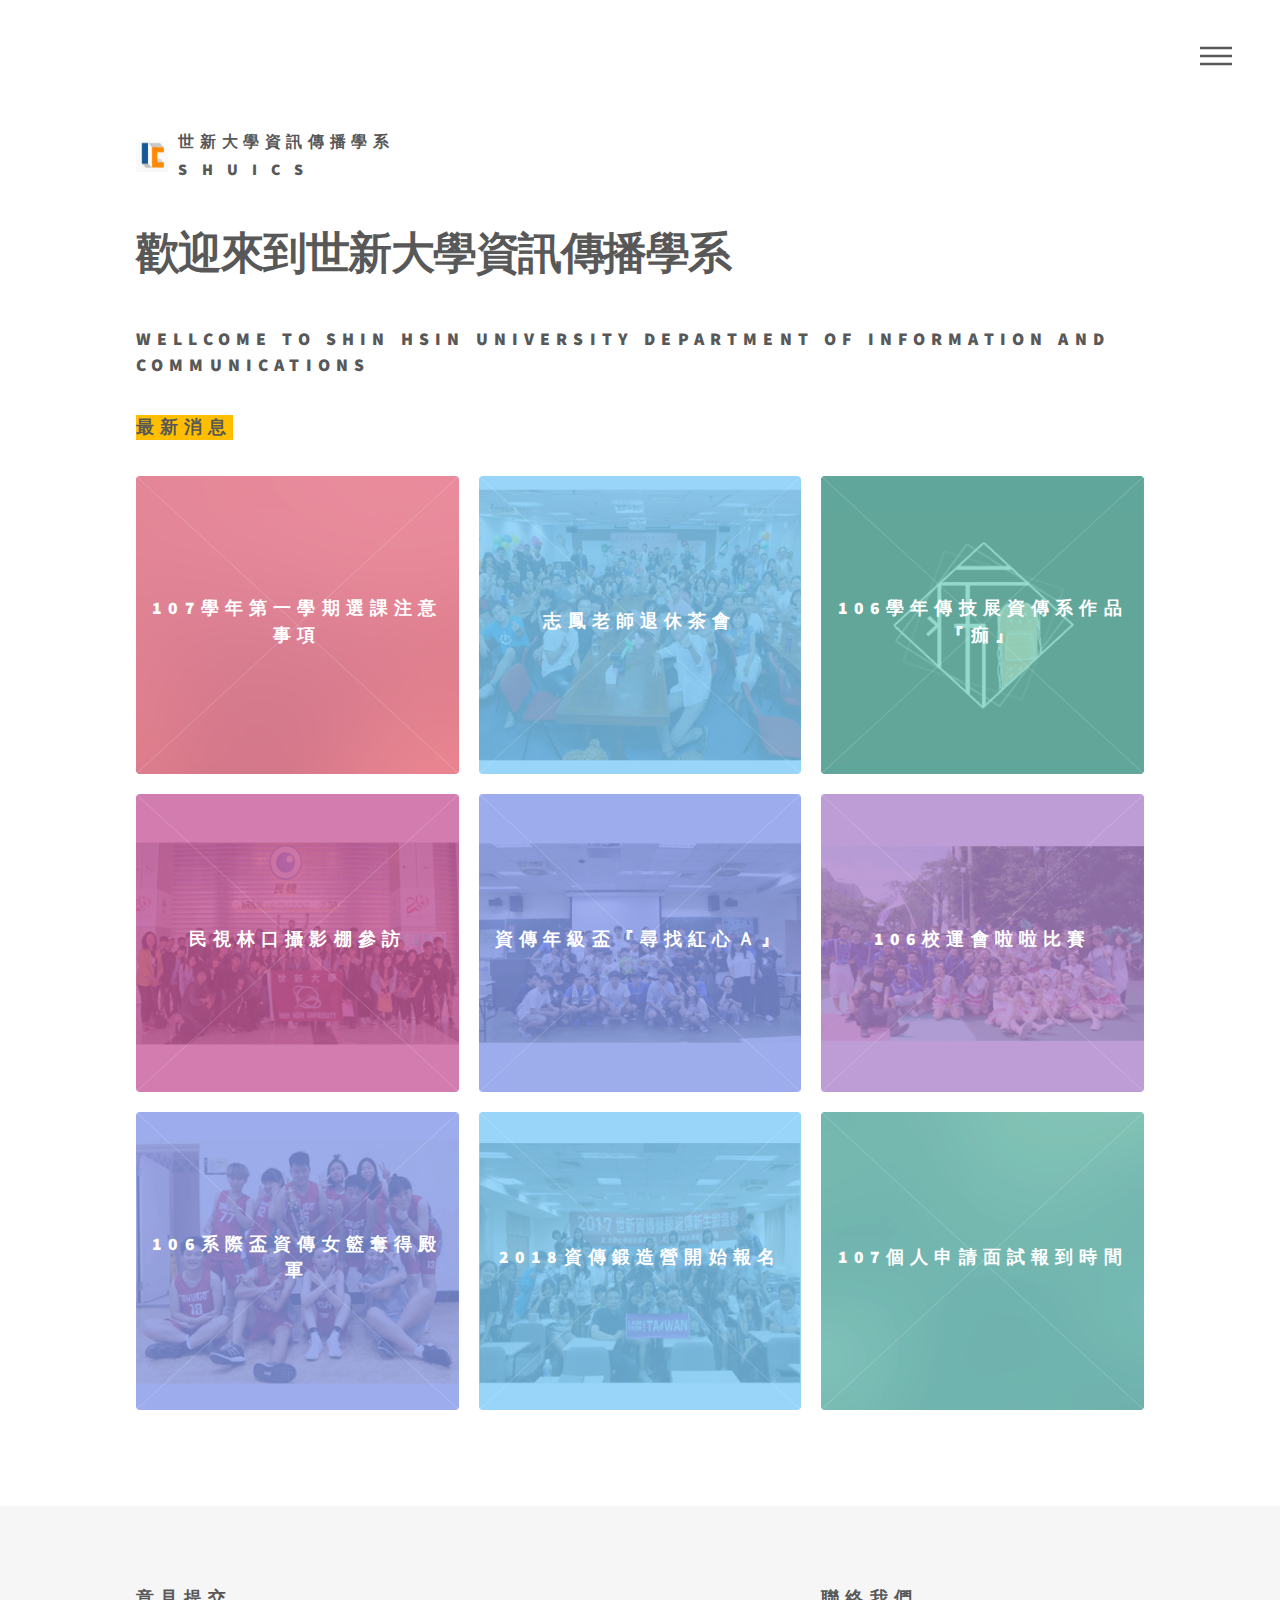
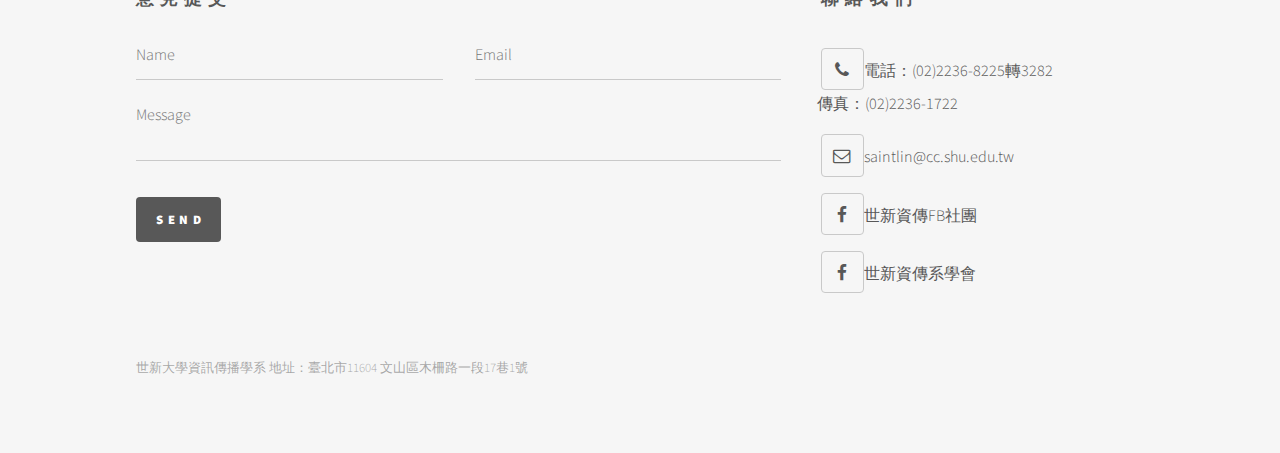
<file: index.html>
<!DOCTYPE HTML>
<!--
	Phantom by HTML5 UP
	html5up.net | @ajlkn
	Free for personal and commercial use under the CCA 3.0 license (html5up.net/license)
-->
<html>
	<head>
		<title>世新大學資訊傳播學系</title>
		<meta charset="utf-8" />
		<meta name="viewport" content="width=device-width, initial-scale=1" />
		<!--[if lte IE 8]><script src="assets/js/ie/html5shiv.js"></script><![endif]-->
		<link rel="stylesheet" href="assets/css/main.css" />
		<!--[if lte IE 9]><link rel="stylesheet" href="assets/css/ie9.css" /><![endif]-->
		<!--[if lte IE 8]><link rel="stylesheet" href="assets/css/ie8.css" /><![endif]-->
	</head>
	<body>
		<!-- Wrapper -->
			<div id="wrapper">

				<!-- Header -->
					<header id="header">
						<div class="inner">

							<!-- Logo -->
								<a href="index.html" class="logo">
									<span class="symbol"><img src="images/logo.png" alt="" /></span><span class="title">世新大學資訊傳播學系<br>s&nbsp;h&nbsp;u&nbsp;i&nbsp;c&nbsp;s</span>
								</a>

							<!-- Nav -->
								<nav>
									<ul>
										<li><a href="#menu">Menu</a></li>
									</ul>
								</nav>

						</div>
					</header>

				<!-- Menu -->
					<nav id="menu">
						<h2>Menu</h2>
						<ul>
							<li><a href="index.html">首頁</a></li>
							<li><a href="generic.html">公告</a></li>
							<li><a href="generic2.html">關於資傳</a></li>
							<li><a href="generic3.html">在學生專區</a></li>
							<li><a href="generic00.html">新生幫手</a></li>
						</ul>
					</nav>

				<!-- Main -->
					<div id="main">
						<div class="inner">
							<header>
								<h1>歡迎來到世新大學資訊傳播學系</h1>
								<h2>Wellcome to Shin Hsin University Department of Information and Communications</h2>
								<h2  ><span style="background-color:#ffbf00">最新消息</span></h2>
							</header>
							<section class="tiles">
								<article class="style1">
									<span class="image">
										<img src="images/pic01.jpg" alt="" />
									</span>
									<a href="generic4.html">
										<h2>107學年第一學期選課注意事項</h2>
										<div class="content">
											<p>資傳系課表異動 選課重要時程 </p>
										</div>
									</a>
								</article>
								<article class="style2">
									<span class="image">
										<img src="images/ci.jpg" alt="" />
									</span>
									<a href="generic5.html">
										<h2>志鳳老師退休茶會</h2>
										<div class="content">
										</div>
									</a>
								</article>
								<article class="style3">
									<span class="image">
										<img src="images/ja.jpg" alt="" />
									</span>
									<a href="generic6.html">
										<h2>106學年傳技展資傳系作品『痂』</h2>
										<div class="content">
											<p>世新傳院大一下重要的活動傳技展，大家來看看這屆資傳大一的作品吧</p>
										</div>
									</a>
								</article>
								<article class="style4">
									<span class="image">
										<img src="images/eye.jpg" alt="" />
									</span>
									<a href="generic7.html">
										<h2>民視林口攝影棚參訪</h2>
										<div class="content">
											<p>大一資訊傳播學概論課程校外參訪</p>
										</div>
									</a>
								</article>
								<article class="style6">
									<span class="image">
										<img src="images/nan.jpg" alt="" />
									</span>
									<a href="generic8.html">
										<h2>資傳年級盃『尋找紅心Ａ』</h2>
										<div class="content">
											<p>一年一度的資傳年級盃的精彩花絮</p>
										</div>
									</a>
								</article>
								<article class="style5">
									<span class="image">
										<img src="images/lala.jpg" alt="" />
									</span>
									<a href="generic9.html">
										<h2>106校運會啦啦比賽</h2>
										<div class="content">
											<p>資傳系神奇農場獲得優等佳績</p>
										</div>
									</a>
								</article>
								<article class="style6">
									<span class="image">
										<img src="images/ball.jpg" alt="" />
									</span>
									<a href="generic10.html">
										<h2>106系際盃資傳女籃奪得殿軍</h2>
										<div class="content">
											<p></p>
										</div>
									</a>
								</article>
								<article class="style2">
									<span class="image">
										<img src="images/in.jpg" alt="" />
									</span>
									<a href="http://ic.shu.edu.tw/13803/2018%E4%B8%96%E6%96%B0%E8%B3%87%E5%82%B3%E9%8D%9B%E9%80%A0%E7%87%9F-%E6%AD%A1%E8%BF%8E%E5%A0%B1%E5%90%8D%E5%8F%83%E5%8A%A0">
										<h2>2018資傳鍛造營開始報名</h2>
										<div class="content">
											<p>對於資傳系有所好奇的高中生，或是將成為資傳一份子的你，像要擁有一個不同的暑假就快來報名吧！</p>
										</div>
									</a>
								</article>
								<article class="style3">
									<span class="image">
										<img src="images/pic08.jpg" alt="" />
									</span>
										<a href="generic12.html">
									<h2>107個人申請面試報到時間</h2>
										<div class="content">
										</div>
									</a>
								</article>
							</section>
						</div>
					</div>

				<!-- Footer -->
					<footer id="footer">
						<div class="inner">
							<section>
								<h2>意見提交</h2>
								<form method="post" action="#">
									<div class="field half first">
										<input type="text" name="name" id="name" placeholder="Name" />
									</div>
									<div class="field half">
										<input type="email" name="email" id="email" placeholder="Email" />
									</div>
									<div class="field">
										<textarea name="message" id="message" placeholder="Message"></textarea>
									</div>
									<ul class="actions">
										<li><input type="submit" value="Send" class="special" /></li>
									</ul>
								</form>
							</section>
							<section>
								<h2>聯絡我們</h2>
								<ul class="icons">									
									<li><a href="tel:(02)2236-8225,,3282" class="icon style2 fa-phone"><span class="label">Phone</span></a></li>電話：(02)2236-8225轉3282<br>&nbsp; &nbsp; 傳真：(02)2236-1722
									<br><li><a href="mailto:saintlin@cc.shu.edu.tw;" class="icon style2 fa-envelope-o"><span class="label">Email</span></a></li>saintlin@cc.shu.edu.tw
									<br><li><a href="https://www.facebook.com/groups/53618211696/about/" class="icon style2 fa-facebook"><span class="label"></span></a></li>世新資傳FB社團
									<br><li><a href="https://www.facebook.com/icssc/" class="icon style2 fa-facebook"><span class="label"></span></a></li>世新資傳系學會
								</ul>
							</section>
							<ul class="copyright">
								<li>世新大學資訊傳播學系 地址：臺北市11604 文山區木柵路一段17巷1號</li>
							</ul>
						</div>
					</footer>

			</div>

		<!-- Scripts -->
			<script src="assets/js/jquery.min.js"></script>
			<script src="assets/js/skel.min.js"></script>
			<script src="assets/js/util.js"></script>
			<!--[if lte IE 8]><script src="assets/js/ie/respond.min.js"></script><![endif]-->
			<script src="assets/js/main.js"></script>

	</body>
</html>
</file>
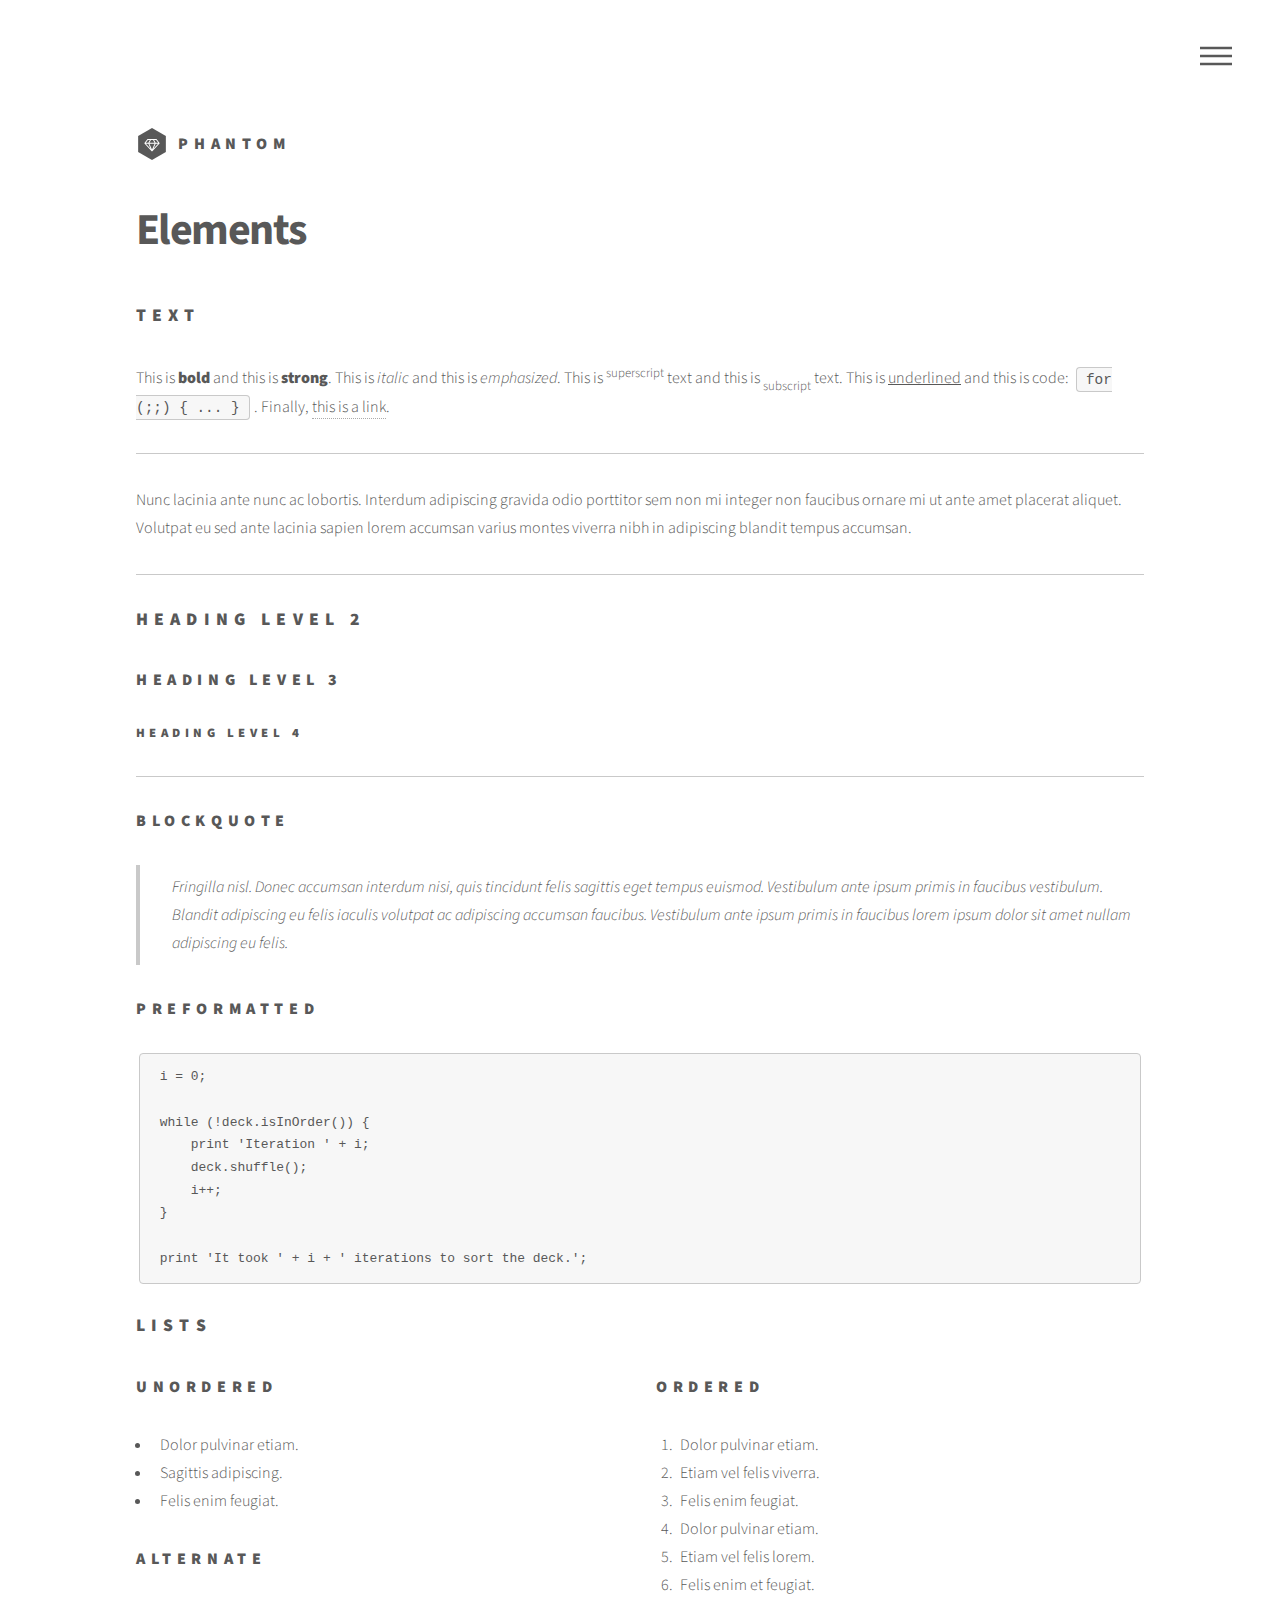
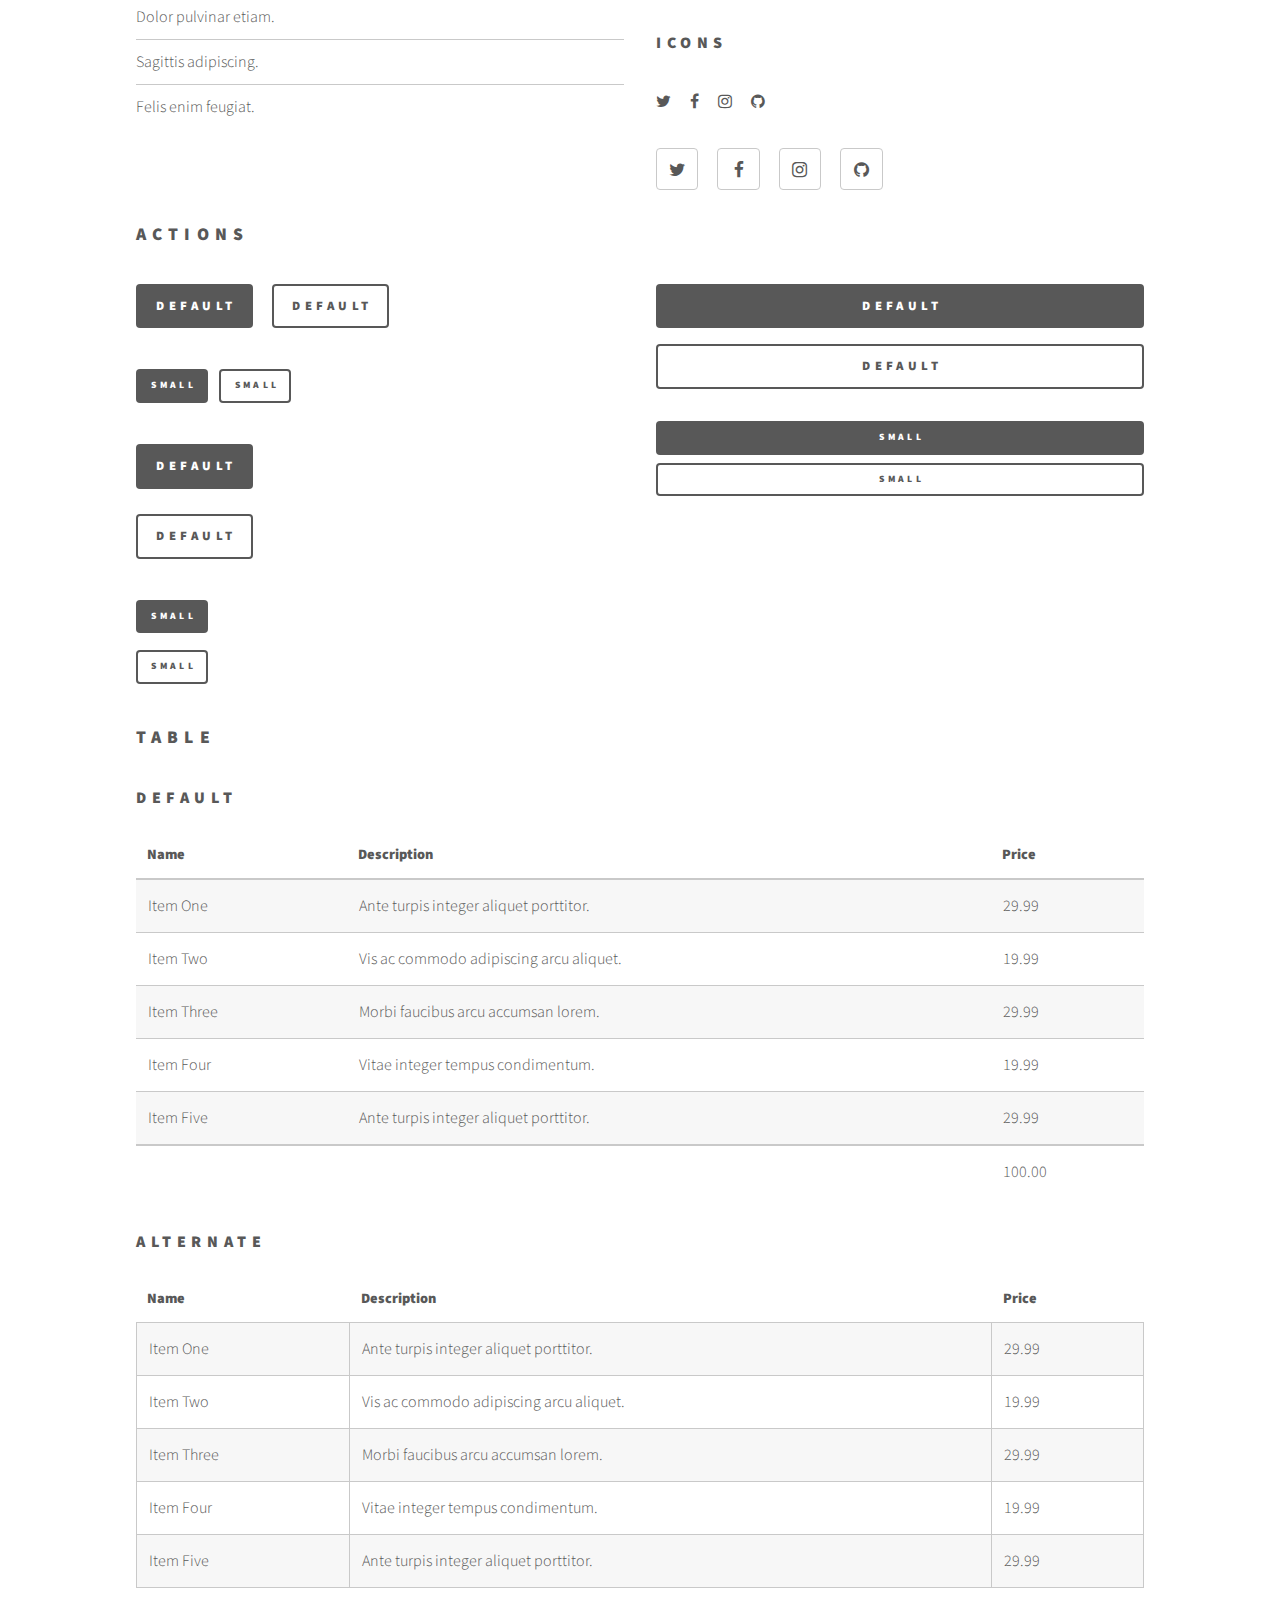
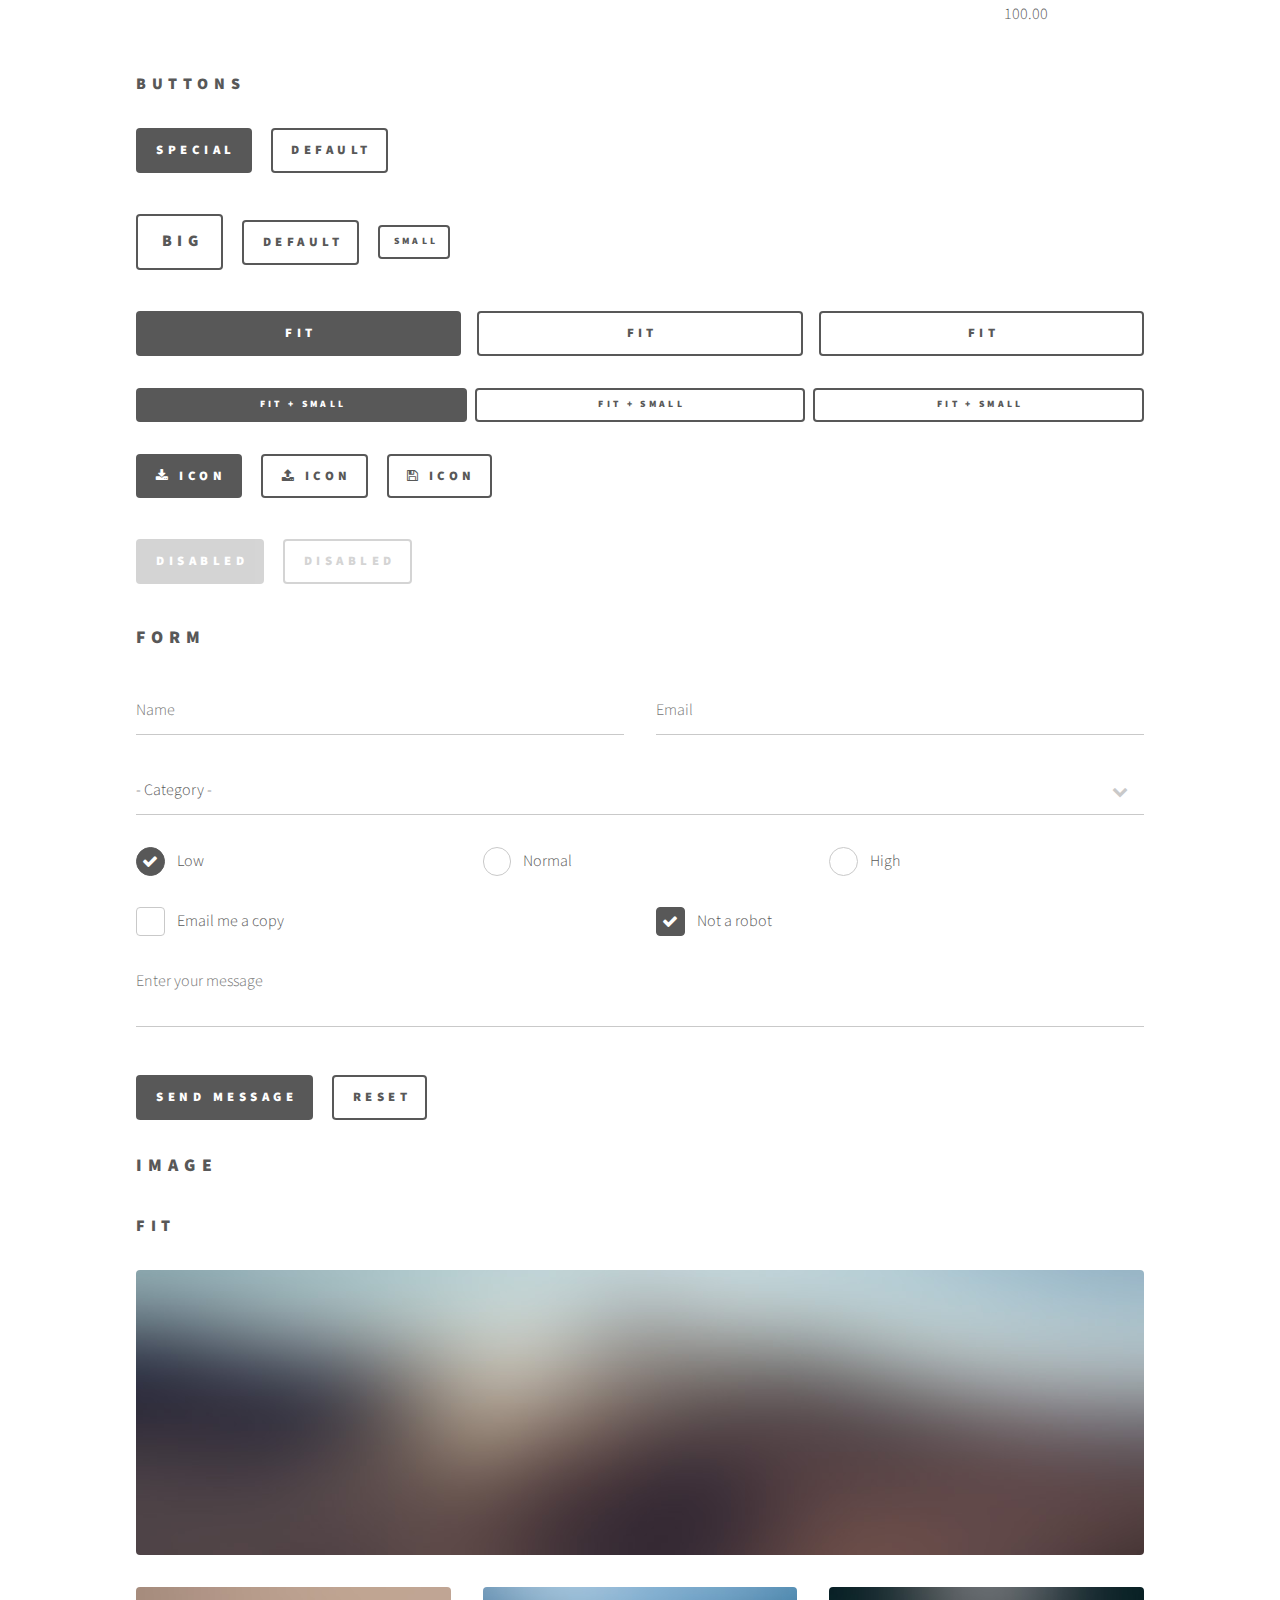
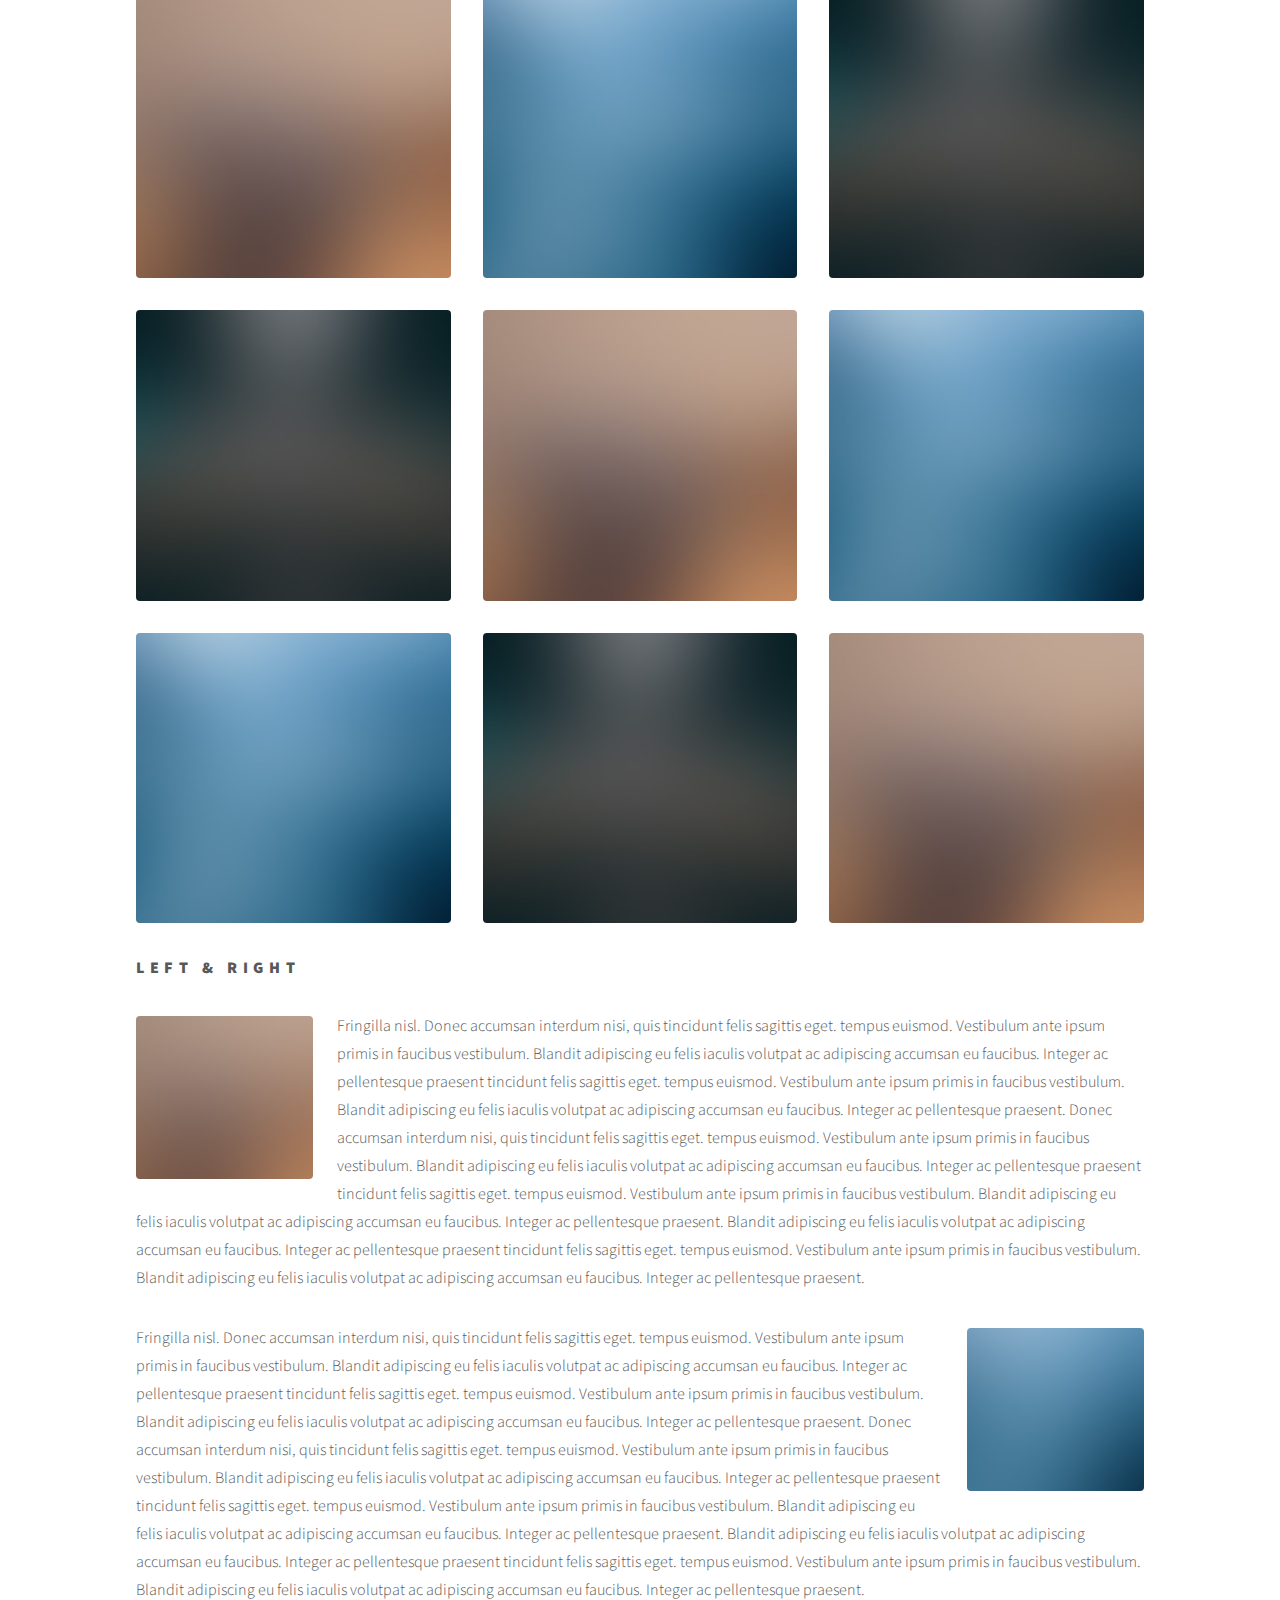
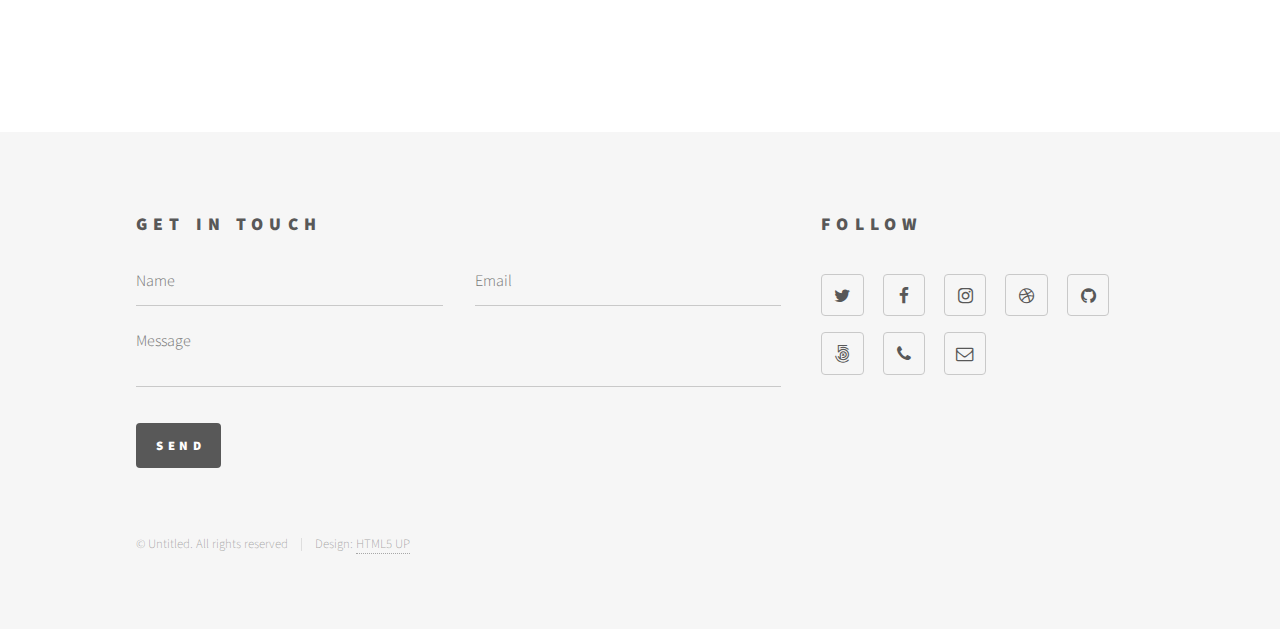
<file: elements.html>
<!DOCTYPE HTML>
<!--
	Phantom by HTML5 UP
	html5up.net | @ajlkn
	Free for personal and commercial use under the CCA 3.0 license (html5up.net/license)
-->
<html>
	<head>
		<title>Elements - Phantom by HTML5 UP</title>
		<meta charset="utf-8" />
		<meta name="viewport" content="width=device-width, initial-scale=1" />
		<!--[if lte IE 8]><script src="assets/js/ie/html5shiv.js"></script><![endif]-->
		<link rel="stylesheet" href="assets/css/main.css" />
		<!--[if lte IE 9]><link rel="stylesheet" href="assets/css/ie9.css" /><![endif]-->
		<!--[if lte IE 8]><link rel="stylesheet" href="assets/css/ie8.css" /><![endif]-->
	</head>
	<body>
		<!-- Wrapper -->
			<div id="wrapper">

				<!-- Header -->
					<header id="header">
						<div class="inner">

							<!-- Logo -->
								<a href="index.html" class="logo">
									<span class="symbol"><img src="images/logo.svg" alt="" /></span><span class="title">Phantom</span>
								</a>

							<!-- Nav -->
								<nav>
									<ul>
										<li><a href="#menu">Menu</a></li>
									</ul>
								</nav>

						</div>
					</header>

				<!-- Menu -->
					<nav id="menu">
						<h2>Menu</h2>
						<ul>
							<li><a href="index.html">Home</a></li>
							<li><a href="generic.html">Ipsum veroeros</a></li>
							<li><a href="generic.html">Tempus etiam</a></li>
							<li><a href="generic.html">Consequat dolor</a></li>
							<li><a href="elements.html">Elements</a></li>
						</ul>
					</nav>

				<!-- Main -->
					<div id="main">
						<div class="inner">
							<h1>Elements</h1>

							<!-- Text -->
								<section>
									<h2>Text</h2>
									<p>This is <b>bold</b> and this is <strong>strong</strong>. This is <i>italic</i> and this is <em>emphasized</em>.
									This is <sup>superscript</sup> text and this is <sub>subscript</sub> text.
									This is <u>underlined</u> and this is code: <code>for (;;) { ... }</code>. Finally, <a href="#">this is a link</a>.</p>
									<hr />
									<p>Nunc lacinia ante nunc ac lobortis. Interdum adipiscing gravida odio porttitor sem non mi integer non faucibus ornare mi ut ante amet placerat aliquet. Volutpat eu sed ante lacinia sapien lorem accumsan varius montes viverra nibh in adipiscing blandit tempus accumsan.</p>
									<hr />
									<h2>Heading Level 2</h2>
									<h3>Heading Level 3</h3>
									<h4>Heading Level 4</h4>
									<hr />
									<h3>Blockquote</h3>
									<blockquote>Fringilla nisl. Donec accumsan interdum nisi, quis tincidunt felis sagittis eget tempus euismod. Vestibulum ante ipsum primis in faucibus vestibulum. Blandit adipiscing eu felis iaculis volutpat ac adipiscing accumsan faucibus. Vestibulum ante ipsum primis in faucibus lorem ipsum dolor sit amet nullam adipiscing eu felis.</blockquote>
									<h3>Preformatted</h3>
									<pre><code>i = 0;

while (!deck.isInOrder()) {
    print 'Iteration ' + i;
    deck.shuffle();
    i++;
}

print 'It took ' + i + ' iterations to sort the deck.';</code></pre>
								</section>

							<!-- Lists -->
								<section>
									<h2>Lists</h2>
									<div class="row">
										<div class="6u 12u$(medium)">
											<h3>Unordered</h3>
											<ul>
												<li>Dolor pulvinar etiam.</li>
												<li>Sagittis adipiscing.</li>
												<li>Felis enim feugiat.</li>
											</ul>
											<h3>Alternate</h3>
											<ul class="alt">
												<li>Dolor pulvinar etiam.</li>
												<li>Sagittis adipiscing.</li>
												<li>Felis enim feugiat.</li>
											</ul>
										</div>
										<div class="6u$ 12u$(medium)">
											<h3>Ordered</h3>
											<ol>
												<li>Dolor pulvinar etiam.</li>
												<li>Etiam vel felis viverra.</li>
												<li>Felis enim feugiat.</li>
												<li>Dolor pulvinar etiam.</li>
												<li>Etiam vel felis lorem.</li>
												<li>Felis enim et feugiat.</li>
											</ol>
											<h3>Icons</h3>
											<ul class="icons">
												<li><a href="#" class="icon style1 fa-twitter"><span class="label">Twitter</span></a></li>
												<li><a href="#" class="icon style1 fa-facebook"><span class="label">Facebook</span></a></li>
												<li><a href="#" class="icon style1 fa-instagram"><span class="label">Instagram</span></a></li>
												<li><a href="#" class="icon style1 fa-github"><span class="label">Github</span></a></li>
											</ul>
											<ul class="icons">
												<li><a href="#" class="icon style2 fa-twitter"><span class="label">Twitter</span></a></li>
												<li><a href="#" class="icon style2 fa-facebook"><span class="label">Facebook</span></a></li>
												<li><a href="#" class="icon style2 fa-instagram"><span class="label">Instagram</span></a></li>
												<li><a href="#" class="icon style2 fa-github"><span class="label">Github</span></a></li>
											</ul>
										</div>
									</div>
									<h2>Actions</h2>
									<div class="row">
										<div class="6u 12u$(medium)">
											<ul class="actions">
												<li><a href="#" class="button special">Default</a></li>
												<li><a href="#" class="button">Default</a></li>
											</ul>
											<ul class="actions small">
												<li><a href="#" class="button special small">Small</a></li>
												<li><a href="#" class="button small">Small</a></li>
											</ul>
											<ul class="actions vertical">
												<li><a href="#" class="button special">Default</a></li>
												<li><a href="#" class="button">Default</a></li>
											</ul>
											<ul class="actions vertical small">
												<li><a href="#" class="button special small">Small</a></li>
												<li><a href="#" class="button small">Small</a></li>
											</ul>
										</div>
										<div class="6u 12u$(medium)">
											<ul class="actions vertical">
												<li><a href="#" class="button special fit">Default</a></li>
												<li><a href="#" class="button fit">Default</a></li>
											</ul>
											<ul class="actions vertical small">
												<li><a href="#" class="button special small fit">Small</a></li>
												<li><a href="#" class="button small fit">Small</a></li>
											</ul>
										</div>
									</div>
								</section>

							<!-- Table -->
								<section>
									<h2>Table</h2>
									<h3>Default</h3>
									<div class="table-wrapper">
										<table>
											<thead>
												<tr>
													<th>Name</th>
													<th>Description</th>
													<th>Price</th>
												</tr>
											</thead>
											<tbody>
												<tr>
													<td>Item One</td>
													<td>Ante turpis integer aliquet porttitor.</td>
													<td>29.99</td>
												</tr>
												<tr>
													<td>Item Two</td>
													<td>Vis ac commodo adipiscing arcu aliquet.</td>
													<td>19.99</td>
												</tr>
												<tr>
													<td>Item Three</td>
													<td> Morbi faucibus arcu accumsan lorem.</td>
													<td>29.99</td>
												</tr>
												<tr>
													<td>Item Four</td>
													<td>Vitae integer tempus condimentum.</td>
													<td>19.99</td>
												</tr>
												<tr>
													<td>Item Five</td>
													<td>Ante turpis integer aliquet porttitor.</td>
													<td>29.99</td>
												</tr>
											</tbody>
											<tfoot>
												<tr>
													<td colspan="2"></td>
													<td>100.00</td>
												</tr>
											</tfoot>
										</table>
									</div>

									<h3>Alternate</h3>
									<div class="table-wrapper">
										<table class="alt">
											<thead>
												<tr>
													<th>Name</th>
													<th>Description</th>
													<th>Price</th>
												</tr>
											</thead>
											<tbody>
												<tr>
													<td>Item One</td>
													<td>Ante turpis integer aliquet porttitor.</td>
													<td>29.99</td>
												</tr>
												<tr>
													<td>Item Two</td>
													<td>Vis ac commodo adipiscing arcu aliquet.</td>
													<td>19.99</td>
												</tr>
												<tr>
													<td>Item Three</td>
													<td> Morbi faucibus arcu accumsan lorem.</td>
													<td>29.99</td>
												</tr>
												<tr>
													<td>Item Four</td>
													<td>Vitae integer tempus condimentum.</td>
													<td>19.99</td>
												</tr>
												<tr>
													<td>Item Five</td>
													<td>Ante turpis integer aliquet porttitor.</td>
													<td>29.99</td>
												</tr>
											</tbody>
											<tfoot>
												<tr>
													<td colspan="2"></td>
													<td>100.00</td>
												</tr>
											</tfoot>
										</table>
									</div>
								</section>

							<!-- Buttons -->
								<section>
									<h3>Buttons</h3>
									<ul class="actions">
										<li><a href="#" class="button special">Special</a></li>
										<li><a href="#" class="button">Default</a></li>
									</ul>
									<ul class="actions">
										<li><a href="#" class="button big">Big</a></li>
										<li><a href="#" class="button">Default</a></li>
										<li><a href="#" class="button small">Small</a></li>
									</ul>
									<ul class="actions fit">
										<li><a href="#" class="button special fit">Fit</a></li>
										<li><a href="#" class="button fit">Fit</a></li>
										<li><a href="#" class="button fit">Fit</a></li>
									</ul>
									<ul class="actions fit small">
										<li><a href="#" class="button special fit small">Fit + Small</a></li>
										<li><a href="#" class="button fit small">Fit + Small</a></li>
										<li><a href="#" class="button fit small">Fit + Small</a></li>
									</ul>
									<ul class="actions">
										<li><a href="#" class="button special icon fa-download">Icon</a></li>
										<li><a href="#" class="button icon fa-upload">Icon</a></li>
										<li><a href="#" class="button icon fa-save">Icon</a></li>
									</ul>
									<ul class="actions">
										<li><span class="button special disabled">Disabled</span></li>
										<li><span class="button disabled">Disabled</span></li>
									</ul>
								</section>

							<!-- Form -->
								<section>
									<h2>Form</h2>
									<form method="post" action="#">
										<div class="row uniform">
											<div class="6u 12u$(xsmall)">
												<input type="text" name="demo-name" id="demo-name" value="" placeholder="Name" />
											</div>
											<div class="6u$ 12u$(xsmall)">
												<input type="email" name="demo-email" id="demo-email" value="" placeholder="Email" />
											</div>
											<div class="12u$">
												<div class="select-wrapper">
													<select name="demo-category" id="demo-category">
														<option value="">- Category -</option>
														<option value="1">Manufacturing</option>
														<option value="1">Shipping</option>
														<option value="1">Administration</option>
														<option value="1">Human Resources</option>
													</select>
												</div>
											</div>
											<div class="4u 12u$(small)">
												<input type="radio" id="demo-priority-low" name="demo-priority" checked>
												<label for="demo-priority-low">Low</label>
											</div>
											<div class="4u 12u$(small)">
												<input type="radio" id="demo-priority-normal" name="demo-priority">
												<label for="demo-priority-normal">Normal</label>
											</div>
											<div class="4u$ 12u$(small)">
												<input type="radio" id="demo-priority-high" name="demo-priority">
												<label for="demo-priority-high">High</label>
											</div>
											<div class="6u 12u$(small)">
												<input type="checkbox" id="demo-copy" name="demo-copy">
												<label for="demo-copy">Email me a copy</label>
											</div>
											<div class="6u$ 12u$(small)">
												<input type="checkbox" id="demo-human" name="demo-human" checked>
												<label for="demo-human">Not a robot</label>
											</div>
											<div class="12u$">
												<textarea name="demo-message" id="demo-message" placeholder="Enter your message" rows="6"></textarea>
											</div>
											<div class="12u$">
												<ul class="actions">
													<li><input type="submit" value="Send Message" class="special" /></li>
													<li><input type="reset" value="Reset" /></li>
												</ul>
											</div>
										</div>
									</form>
								</section>

							<!-- Image -->
								<section>
									<h2>Image</h2>
									<h3>Fit</h3>
									<div class="box alt">
										<div class="row uniform">
											<div class="12u$"><span class="image fit"><img src="images/pic13.jpg" alt="" /></span></div>
											<div class="4u"><span class="image fit"><img src="images/pic01.jpg" alt="" /></span></div>
											<div class="4u"><span class="image fit"><img src="images/pic02.jpg" alt="" /></span></div>
											<div class="4u$"><span class="image fit"><img src="images/pic03.jpg" alt="" /></span></div>
											<div class="4u"><span class="image fit"><img src="images/pic03.jpg" alt="" /></span></div>
											<div class="4u"><span class="image fit"><img src="images/pic01.jpg" alt="" /></span></div>
											<div class="4u$"><span class="image fit"><img src="images/pic02.jpg" alt="" /></span></div>
											<div class="4u"><span class="image fit"><img src="images/pic02.jpg" alt="" /></span></div>
											<div class="4u"><span class="image fit"><img src="images/pic03.jpg" alt="" /></span></div>
											<div class="4u$"><span class="image fit"><img src="images/pic01.jpg" alt="" /></span></div>
										</div>
									</div>
									<h3>Left &amp; Right</h3>
									<p><span class="image left"><img src="images/pic14.jpg" alt="" /></span>Fringilla nisl. Donec accumsan interdum nisi, quis tincidunt felis sagittis eget. tempus euismod. Vestibulum ante ipsum primis in faucibus vestibulum. Blandit adipiscing eu felis iaculis volutpat ac adipiscing accumsan eu faucibus. Integer ac pellentesque praesent tincidunt felis sagittis eget. tempus euismod. Vestibulum ante ipsum primis in faucibus vestibulum. Blandit adipiscing eu felis iaculis volutpat ac adipiscing accumsan eu faucibus. Integer ac pellentesque praesent. Donec accumsan interdum nisi, quis tincidunt felis sagittis eget. tempus euismod. Vestibulum ante ipsum primis in faucibus vestibulum. Blandit adipiscing eu felis iaculis volutpat ac adipiscing accumsan eu faucibus. Integer ac pellentesque praesent tincidunt felis sagittis eget. tempus euismod. Vestibulum ante ipsum primis in faucibus vestibulum. Blandit adipiscing eu felis iaculis volutpat ac adipiscing accumsan eu faucibus. Integer ac pellentesque praesent. Blandit adipiscing eu felis iaculis volutpat ac adipiscing accumsan eu faucibus. Integer ac pellentesque praesent tincidunt felis sagittis eget. tempus euismod. Vestibulum ante ipsum primis in faucibus vestibulum. Blandit adipiscing eu felis iaculis volutpat ac adipiscing accumsan eu faucibus. Integer ac pellentesque praesent.</p>
									<p><span class="image right"><img src="images/pic15.jpg" alt="" /></span>Fringilla nisl. Donec accumsan interdum nisi, quis tincidunt felis sagittis eget. tempus euismod. Vestibulum ante ipsum primis in faucibus vestibulum. Blandit adipiscing eu felis iaculis volutpat ac adipiscing accumsan eu faucibus. Integer ac pellentesque praesent tincidunt felis sagittis eget. tempus euismod. Vestibulum ante ipsum primis in faucibus vestibulum. Blandit adipiscing eu felis iaculis volutpat ac adipiscing accumsan eu faucibus. Integer ac pellentesque praesent. Donec accumsan interdum nisi, quis tincidunt felis sagittis eget. tempus euismod. Vestibulum ante ipsum primis in faucibus vestibulum. Blandit adipiscing eu felis iaculis volutpat ac adipiscing accumsan eu faucibus. Integer ac pellentesque praesent tincidunt felis sagittis eget. tempus euismod. Vestibulum ante ipsum primis in faucibus vestibulum. Blandit adipiscing eu felis iaculis volutpat ac adipiscing accumsan eu faucibus. Integer ac pellentesque praesent. Blandit adipiscing eu felis iaculis volutpat ac adipiscing accumsan eu faucibus. Integer ac pellentesque praesent tincidunt felis sagittis eget. tempus euismod. Vestibulum ante ipsum primis in faucibus vestibulum. Blandit adipiscing eu felis iaculis volutpat ac adipiscing accumsan eu faucibus. Integer ac pellentesque praesent.</p>
								</section>

						</div>
					</div>

				<!-- Footer -->
					<footer id="footer">
						<div class="inner">
							<section>
								<h2>Get in touch</h2>
								<form method="post" action="#">
									<div class="field half first">
										<input type="text" name="name" id="name" placeholder="Name" />
									</div>
									<div class="field half">
										<input type="email" name="email" id="email" placeholder="Email" />
									</div>
									<div class="field">
										<textarea name="message" id="message" placeholder="Message"></textarea>
									</div>
									<ul class="actions">
										<li><input type="submit" value="Send" class="special" /></li>
									</ul>
								</form>
							</section>
							<section>
								<h2>Follow</h2>
								<ul class="icons">
									<li><a href="#" class="icon style2 fa-twitter"><span class="label">Twitter</span></a></li>
									<li><a href="#" class="icon style2 fa-facebook"><span class="label">Facebook</span></a></li>
									<li><a href="#" class="icon style2 fa-instagram"><span class="label">Instagram</span></a></li>
									<li><a href="#" class="icon style2 fa-dribbble"><span class="label">Dribbble</span></a></li>
									<li><a href="#" class="icon style2 fa-github"><span class="label">GitHub</span></a></li>
									<li><a href="#" class="icon style2 fa-500px"><span class="label">500px</span></a></li>
									<li><a href="#" class="icon style2 fa-phone"><span class="label">Phone</span></a></li>
									<li><a href="#" class="icon style2 fa-envelope-o"><span class="label">Email</span></a></li>
								</ul>
							</section>
							<ul class="copyright">
								<li>&copy; Untitled. All rights reserved</li><li>Design: <a href="http://html5up.net">HTML5 UP</a></li>
							</ul>
						</div>
					</footer>

			</div>

		<!-- Scripts -->
			<script src="assets/js/jquery.min.js"></script>
			<script src="assets/js/skel.min.js"></script>
			<script src="assets/js/util.js"></script>
			<!--[if lte IE 8]><script src="assets/js/ie/respond.min.js"></script><![endif]-->
			<script src="assets/js/main.js"></script>

	</body>
</html>
</file>
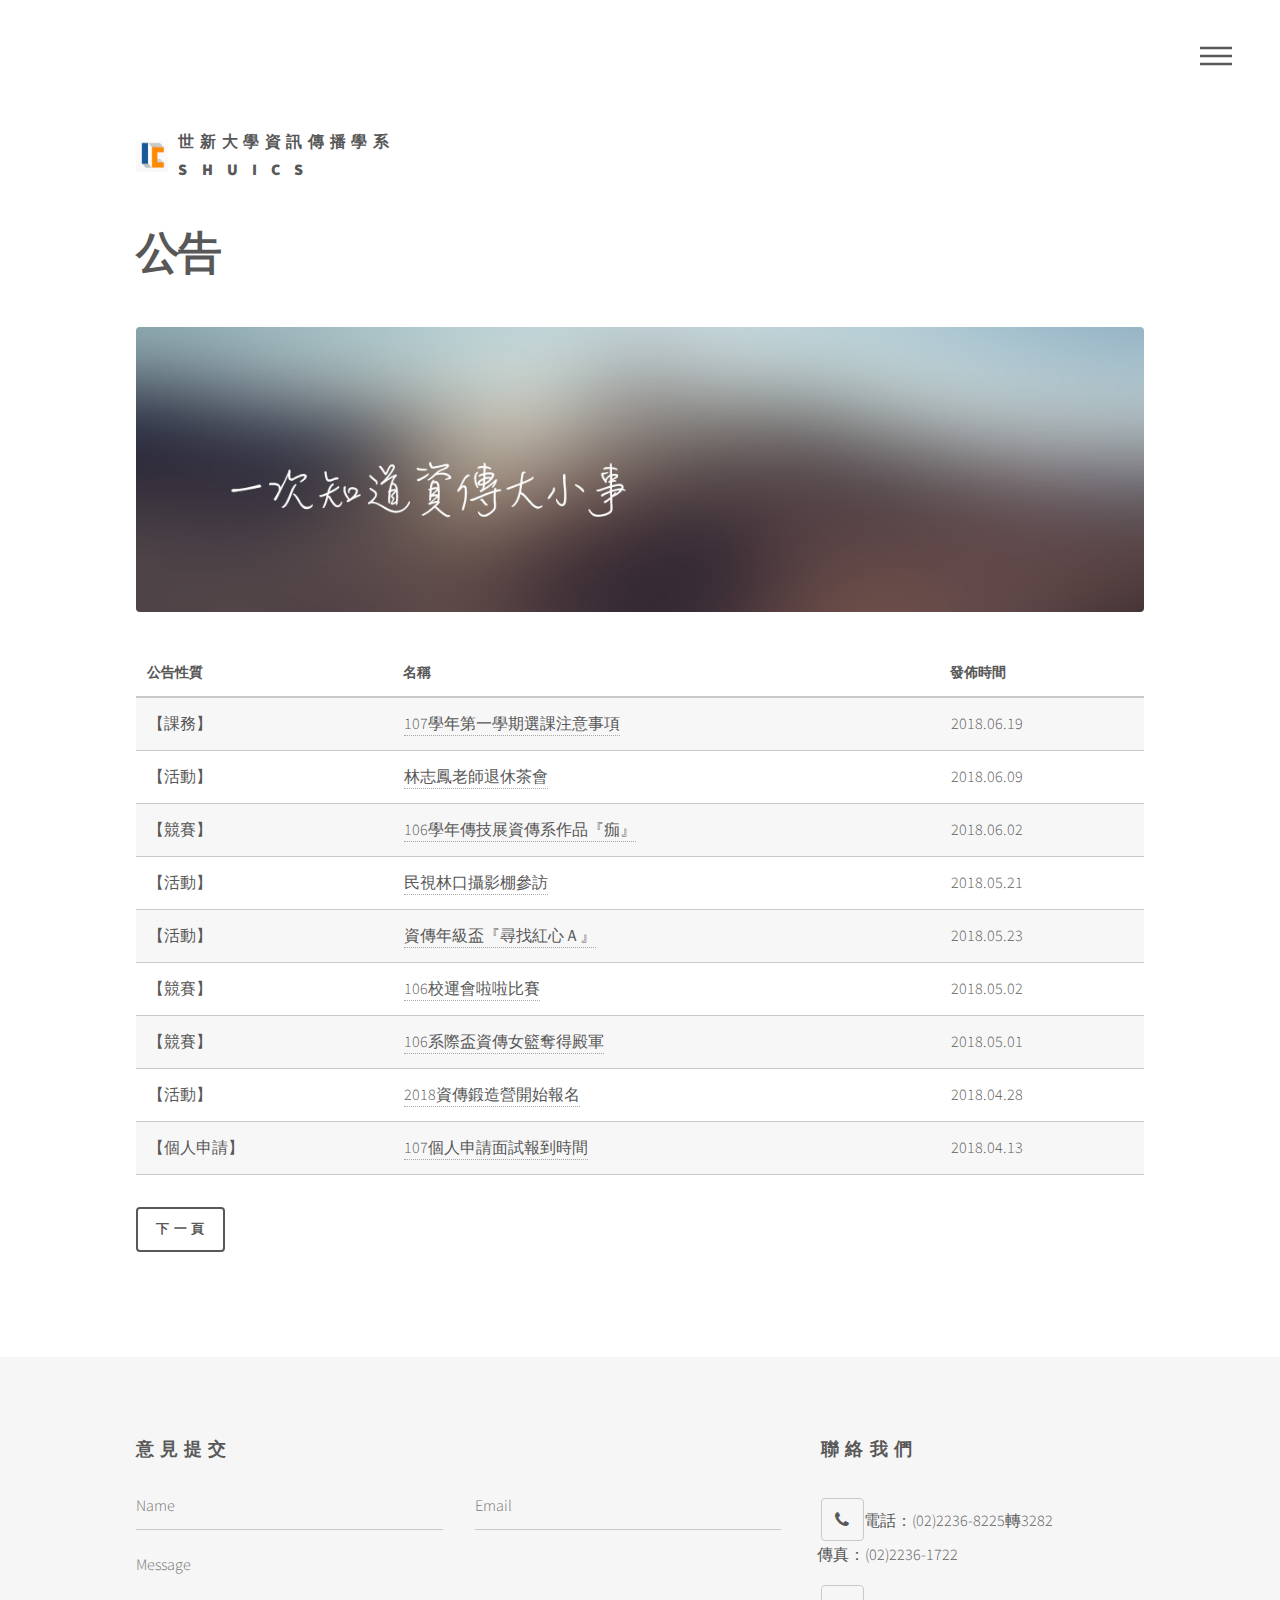
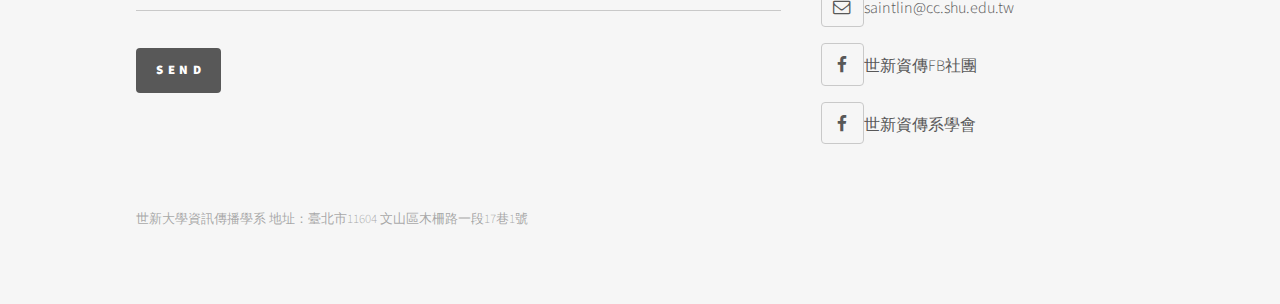
<file: generic.html>
<!DOCTYPE HTML>
<!--
	Phantom by HTML5 UP
	html5up.net | @ajlkn
	Free for personal and commercial use under the CCA 3.0 license (html5up.net/license)
-->
<html>
	<head>
		<title>世新大學資訊傳播學系</title>
		<meta charset="utf-8" />
		<meta name="viewport" content="width=device-width, initial-scale=1" />
		<!--[if lte IE 8]><script src="assets/js/ie/html5shiv.js"></script><![endif]-->
		<link rel="stylesheet" href="assets/css/main.css" />
		<!--[if lte IE 9]><link rel="stylesheet" href="assets/css/ie9.css" /><![endif]-->
		<!--[if lte IE 8]><link rel="stylesheet" href="assets/css/ie8.css" /><![endif]-->
	</head>
	<body>
		<!-- Wrapper -->
			<div id="wrapper">

				<!-- Header -->
					<header id="header">
						<div class="inner">

							<!-- Logo -->
								<a href="index.html" class="logo">
									<span class="symbol"><img src="images/logo.png" alt="" /></span><span class="title">世新大學資訊傳播學系<br>s&nbsp;h&nbsp;u&nbsp;i&nbsp;c&nbsp;s</span>
								</a>

							<!-- Nav -->
								<nav>
									<ul>
										<li><a href="#menu">Menu</a></li>
									</ul>
								</nav>

						</div>
					</header>

				<!-- Menu -->
					<nav id="menu">
						<h2>Menu</h2>
						<ul>
							<li><a href="index.html">首頁</a></li>
							<li><a href="generic.html">公告</a></li>
							<li><a href="generic2.html">關於資傳</a></li>
							<li><a href="generic3.html">在學生專區</a></li>
							<li><a href="generic00.html">新生幫手</a></li>

						</ul>
					</nav>

				<!-- Main -->
					<div id="main">
						<div class="inner">
							<h1>公告</h1>
							<span class="image main"><img src="images/big.jpg" alt="" /></span>
									<div class="table-wrapper">
										<table>
											<thead>
												<tr>
													<th>公告性質</th>
													<th>名稱</th>
													<th>發佈時間</th>
												</tr>
											</thead>
											<tbody>
												<tr>
													<td>【課務】</td>
													<td><a href="generic4.html">107學年第一學期選課注意事項</a></td>
													<td>2018.06.19</td>
												</tr>
												<tr>
													<td>【活動】</td>
													<td><a href="generic5.html">林志鳳老師退休茶會</a></td>
												<td>2018.06.09</td>
												</tr>
												<tr>
													<td>【競賽】</td>
													<td><a href="generic6.html">106學年傳技展資傳系作品『痂』</a></td>									
														<td>2018.06.02</td>
												</tr>
												<tr>
													<td>【活動】</td>
													<td><a href="generic7.html">民視林口攝影棚參訪</a></td>
													<td>2018.05.21</td>
												</tr>
												<tr>
													<td>【活動】</td>
													<td><a href="generic8.html">資傳年級盃『尋找紅心Ａ』</a></td>
													<td>2018.05.23</td>
												</tr>
												<tr>
													<td>【競賽】</td>
													<td><a href="generic9.html">106校運會啦啦比賽</a></td>
													<td>2018.05.02</td>
												</tr>
												<tr>
													<td>【競賽】</td>
													<td><a href="generic10.html">106系際盃資傳女籃奪得殿軍</a></td>
													<td>2018.05.01</td>
												</tr>
												<tr>
													<td>【活動】</td>
													<td><a href="http://ic.shu.edu.tw/13803/2018%E4%B8%96%E6%96%B0%E8%B3%87%E5%82%B3%E9%8D%9B%E9%80%A0%E7%87%9F-%E6%AD%A1%E8%BF%8E%E5%A0%B1%E5%90%8D%E5%8F%83%E5%8A%A0">2018資傳鍛造營開始報名</a></td>
													<td>2018.04.28</td>
												</tr>
												<tr>
													<td>【個人申請】</td>
													<td><a href="generic12.html">107個人申請面試報到時間</a></td>
													<td>2018.04.13</td>
												</tr>
											</tbody>
				
										</table>
										<a href="generic87.html" class="button">下一頁</a>
									</div>
						</div>
					</div>

				<!-- Footer -->
					<footer id="footer">
						<div class="inner">
							<section>
								<h2>意見提交</h2>
								<form method="post" action="#">
									<div class="field half first">
										<input type="text" name="name" id="name" placeholder="Name" />
									</div>
									<div class="field half">
										<input type="email" name="email" id="email" placeholder="Email" />
									</div>
									<div class="field">
										<textarea name="message" id="message" placeholder="Message"></textarea>
									</div>
									<ul class="actions">
										<li><input type="submit" value="Send" class="special" /></li>
									</ul>
								</form>
							</section>
							<section>
								<h2>聯絡我們</h2>
								<ul class="icons">									
									<li><a href="tel:(02)2236-8225,,3282" class="icon style2 fa-phone"><span class="label">Phone</span></a></li>電話：(02)2236-8225轉3282<br>&nbsp; &nbsp; 傳真：(02)2236-1722
									<br><li><a href="mailto:saintlin@cc.shu.edu.tw;" class="icon style2 fa-envelope-o"><span class="label">Email</span></a></li>saintlin@cc.shu.edu.tw
									<br><li><a href="https://www.facebook.com/groups/53618211696/about/" class="icon style2 fa-facebook"><span class="label"></span></a></li>世新資傳FB社團
									<br><li><a href="https://www.facebook.com/icssc/" class="icon style2 fa-facebook"><span class="label"></span></a></li>世新資傳系學會
								</ul>
							</section>
							<ul class="copyright">
				            <li>世新大學資訊傳播學系 地址：臺北市11604 文山區木柵路一段17巷1號</li>
							</ul>
						</div>
					</footer>

			</div>

		<!-- Scripts -->
			<script src="assets/js/jquery.min.js"></script>
			<script src="assets/js/skel.min.js"></script>
			<script src="assets/js/util.js"></script>
			<!--[if lte IE 8]><script src="assets/js/ie/respond.min.js"></script><![endif]-->
			<script src="assets/js/main.js"></script>

	</body>
</html>
</file>
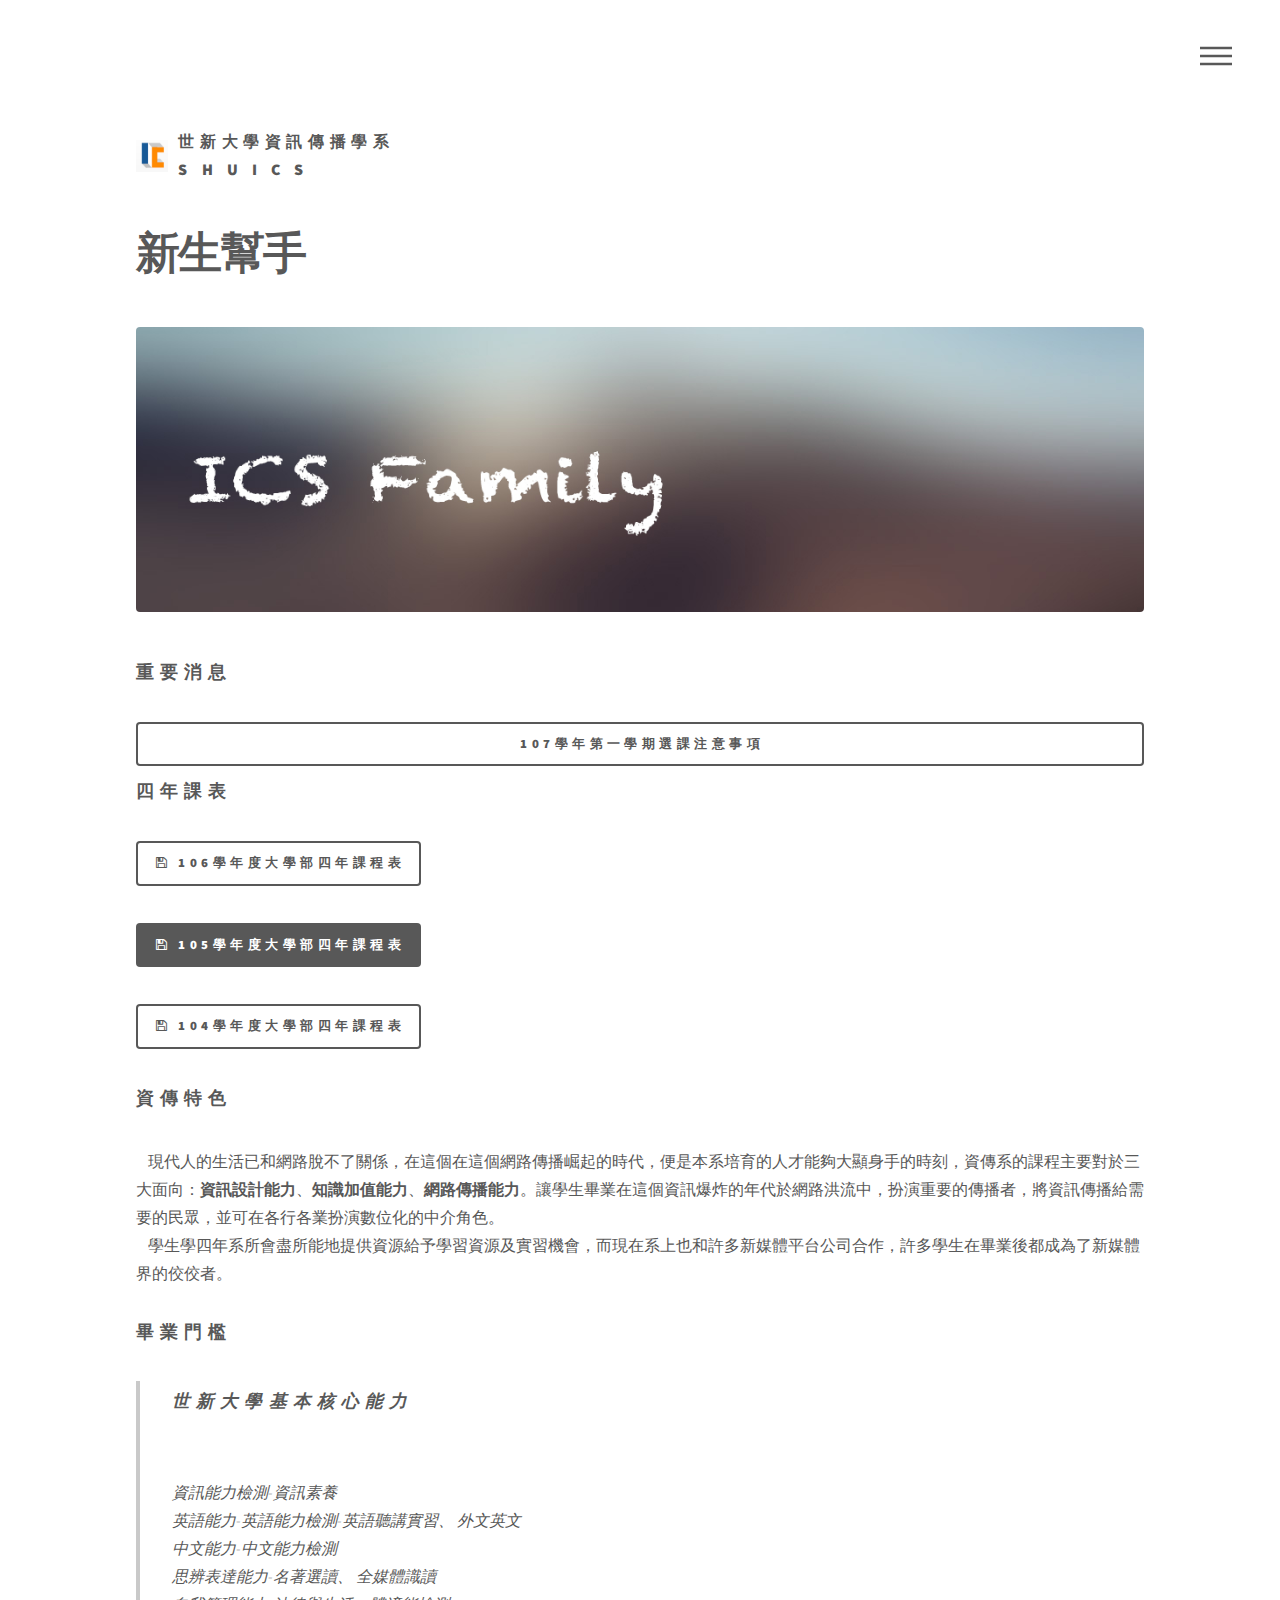
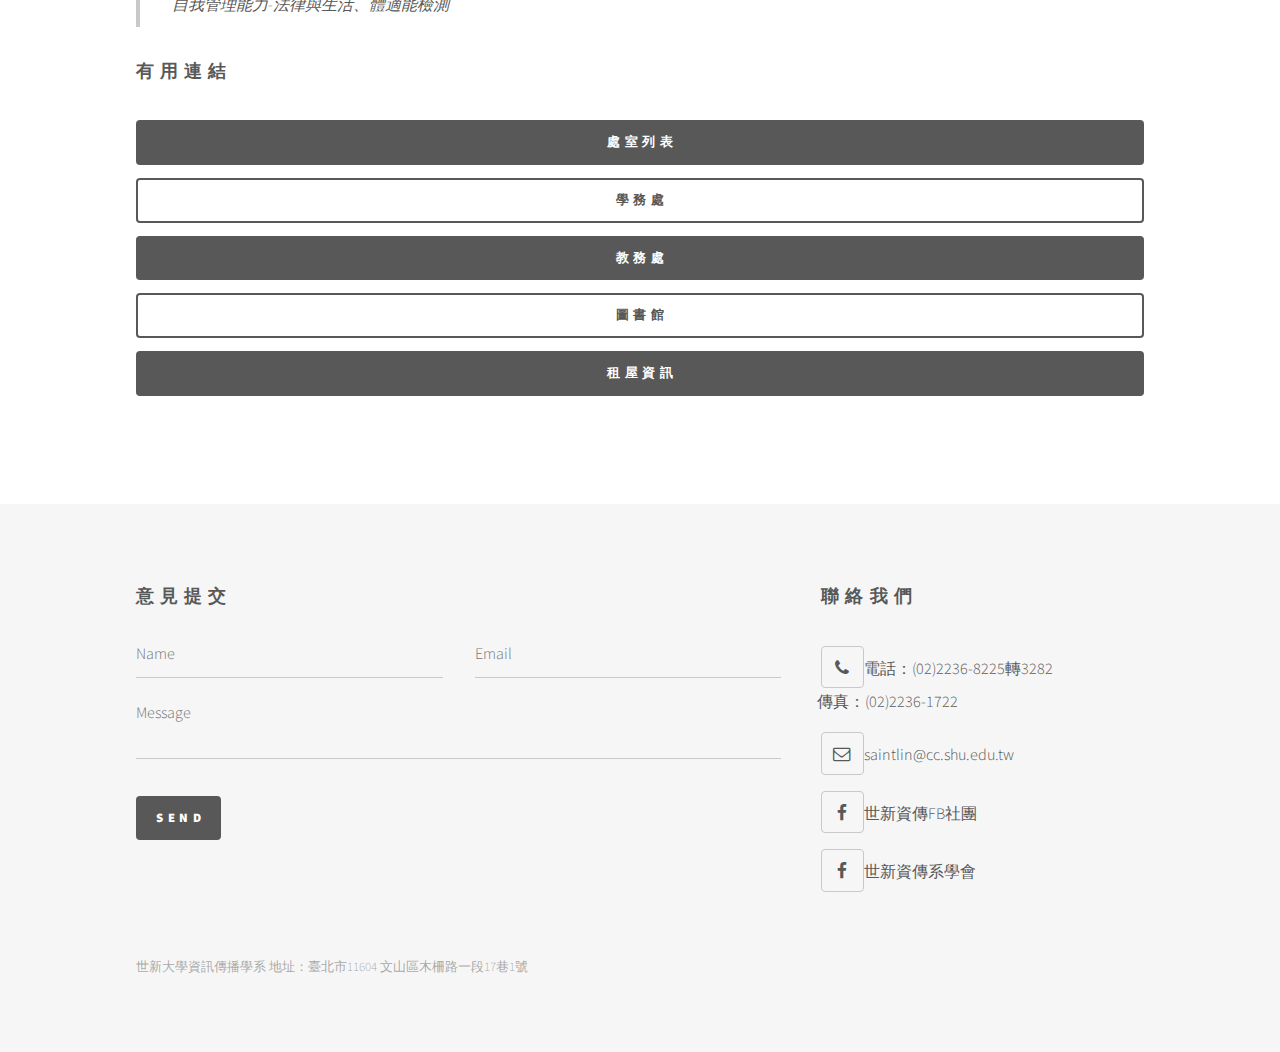
<file: generic00.html>
<!DOCTYPE HTML>
<!--
	Phantom by HTML5 UP
	html5up.net | @ajlkn
	Free for personal and commercial use under the CCA 3.0 license (html5up.net/license)
-->
<html>
	<head>
		<title>世新大學資訊傳播學系</title>
		<meta charset="utf-8" />
		<meta name="viewport" content="width=device-width, initial-scale=1" />
		<!--[if lte IE 8]><script src="assets/js/ie/html5shiv.js"></script><![endif]-->
		<link rel="stylesheet" href="assets/css/main.css" />
		<!--[if lte IE 9]><link rel="stylesheet" href="assets/css/ie9.css" /><![endif]-->
		<!--[if lte IE 8]><link rel="stylesheet" href="assets/css/ie8.css" /><![endif]-->
	</head>
	<body>
		<!-- Wrapper -->
			<div id="wrapper">

				<!-- Header -->
					<header id="header">
						<div class="inner">

							<!-- Logo -->
								<a href="index.html" class="logo">
									<span class="symbol"><img src="images/logo.png" alt="" /></span><span class="title">世新大學資訊傳播學系<br>s&nbsp;h&nbsp;u&nbsp;i&nbsp;c&nbsp;s</span>
								</a>

							<!-- Nav -->
								<nav>
									<ul>
										<li><a href="#menu">Menu</a></li>
									</ul>
								</nav>

						</div>
					</header>

				<!-- Menu -->
					<nav id="menu">
						<h2>Menu</h2>
						<ul>
							<li><a href="index.html">首頁</a></li>
							<li><a href="generic.html">公告</a></li>
							<li><a href="generic2.html">關於資傳</a></li>
							<li><a href="generic3.html">在學生專區</a></li>
							<li><a href="generic00.html">新生幫手</a></li>

						</ul>
					</nav>

				<!-- Main -->
					<div id="main">
						<div class="inner">
							<h1>新生幫手</h1>
							<span class="image main"><img src="images/family.jpg" alt="" /></span>
					        <h2>重要消息</h2>
					        <a href="generic4.html" class="button fit">107學年第一學期選課注意事項</a>
					        <h2>四年課表</h2>
					        <a href="images/106A.pdf" class="button icon fa-save">106學年度大學部四年課程表</a><br><br>
					        <a href="images/105.pdf" class="button special icon fa-save">105學年度大學部四年課程表</a><br><br>
					        <a href="images/104.pdf" class="button icon fa-save">104學年度大學部四年課程表</a><br>
					        <br>
					        <h2>資傳特色</h2>
                           <p>&nbsp;&nbsp;&nbsp;&nbsp;現代人的生活已和網路脫不了關係，在這個在這個網路傳播崛起的時代，便是本系培育的人才能夠大顯身手的時刻，資傳系的課程主要對於三大面向：<b>資訊設計能力</b>、<b>知識加值能力</b>、<b>網路傳播能力</b>。讓學生畢業在這個資訊爆炸的年代於網路洪流中，扮演重要的傳播者，將資訊傳播給需要的民眾，並可在各行各業扮演數位化的中介角色。<br>&nbsp;&nbsp;&nbsp;&nbsp;學生學四年系所會盡所能地提供資源給予學習資源及實習機會，而現在系上也和許多新媒體平台公司合作，許多學生在畢業後都成為了新媒體界的佼佼者。</p>
                           <h2>畢業門檻</h2>
                           <blockquote><h2>世新大學基本核心能力</h2><br>資訊能力檢測-資訊素養<br>英語能力-英語能力檢測-英語聽講實習、	外文英文<br>中文能力-中文能力檢測<br>思辨表達能力-名著選讀、	全媒體識讀<br>自我管理能力-法律與生活、體適能檢測</blockquote>
                           <h2>有用連結</h2>
                           <a href="http://www.shu.edu.tw/All-Units.aspx#a6" class="button special fit">處室列表</a>
                           <a href="http://osa.web.shu.edu.tw/" class="button fit">學務處</a>
                           <a href="http://oaa.web.shu.edu.tw/" class="button special fit">教務處</a>
                           <a href="http://lib.shu.edu.tw:8080/index.php/zh-tw/" class="button fit">圖書館</a>                           
                           <a href="http://house.web.shu.edu.tw/" class="button special fit">租屋資訊</a>

						</div>
					</div>

				<!-- Footer -->
					<footer id="footer">
						<div class="inner">
							<section>
								<h2>意見提交</h2>
								<form method="post" action="#">
									<div class="field half first">
										<input type="text" name="name" id="name" placeholder="Name" />
									</div>
									<div class="field half">
										<input type="email" name="email" id="email" placeholder="Email" />
									</div>
									<div class="field">
										<textarea name="message" id="message" placeholder="Message"></textarea>
									</div>
									<ul class="actions">
										<li><input type="submit" value="Send" class="special" /></li>
									</ul>
								</form>
							</section>
							<section>
								<h2>聯絡我們</h2>
								<ul class="icons">									
									<li><a href="tel:(02)2236-8225,,3282" class="icon style2 fa-phone"><span class="label">Phone</span></a></li>電話：(02)2236-8225轉3282<br>&nbsp; &nbsp; 傳真：(02)2236-1722
									<br><li><a href="mailto:saintlin@cc.shu.edu.tw;" class="icon style2 fa-envelope-o"><span class="label">Email</span></a></li>saintlin@cc.shu.edu.tw
									<br><li><a href="https://www.facebook.com/groups/53618211696/about/" class="icon style2 fa-facebook"><span class="label"></span></a></li>世新資傳FB社團
									<br><li><a href="https://www.facebook.com/icssc/" class="icon style2 fa-facebook"><span class="label"></span></a></li>世新資傳系學會
								</ul>
							</section>
							<ul class="copyright">
				            <li>世新大學資訊傳播學系 地址：臺北市11604 文山區木柵路一段17巷1號</li>
							</ul>
						</div>
					</footer>

			</div>

		<!-- Scripts -->
			<script src="assets/js/jquery.min.js"></script>
			<script src="assets/js/skel.min.js"></script>
			<script src="assets/js/util.js"></script>
			<!--[if lte IE 8]><script src="assets/js/ie/respond.min.js"></script><![endif]-->
			<script src="assets/js/main.js"></script>

	</body>
</html>
</file>
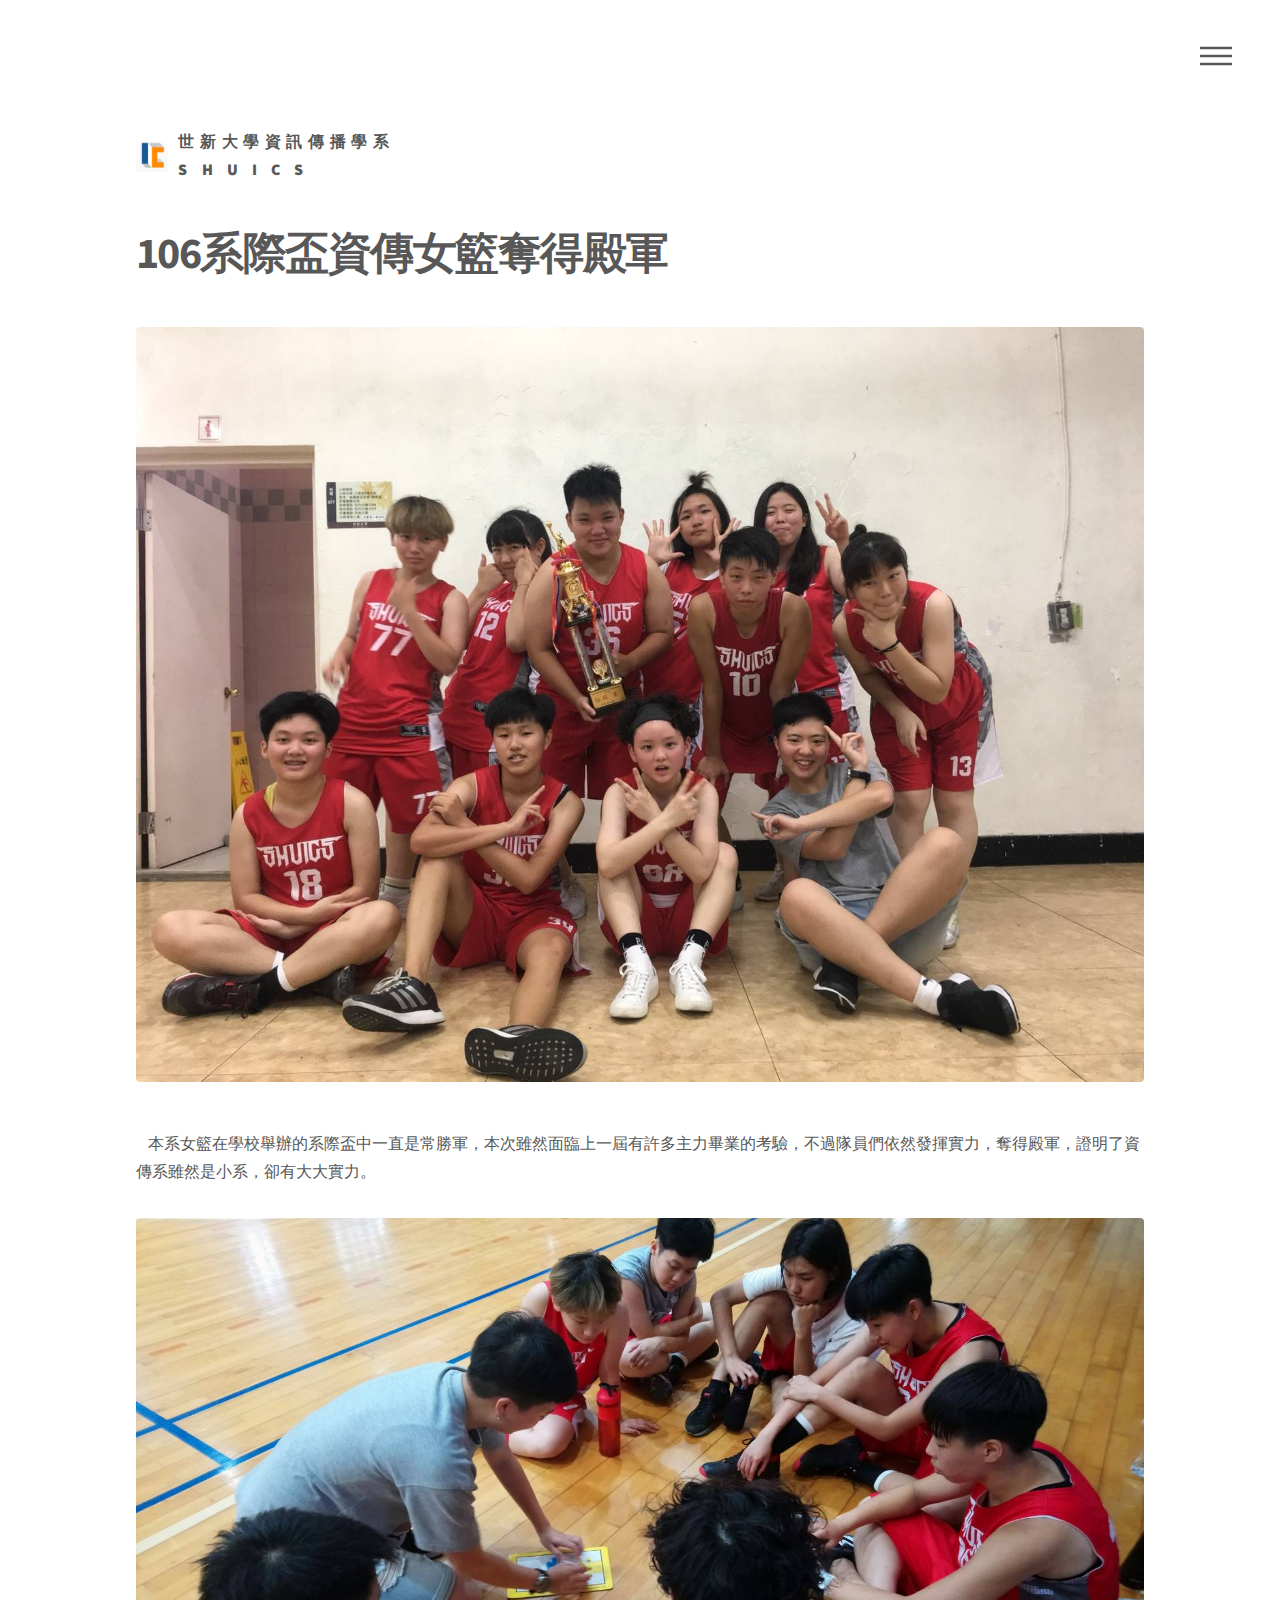
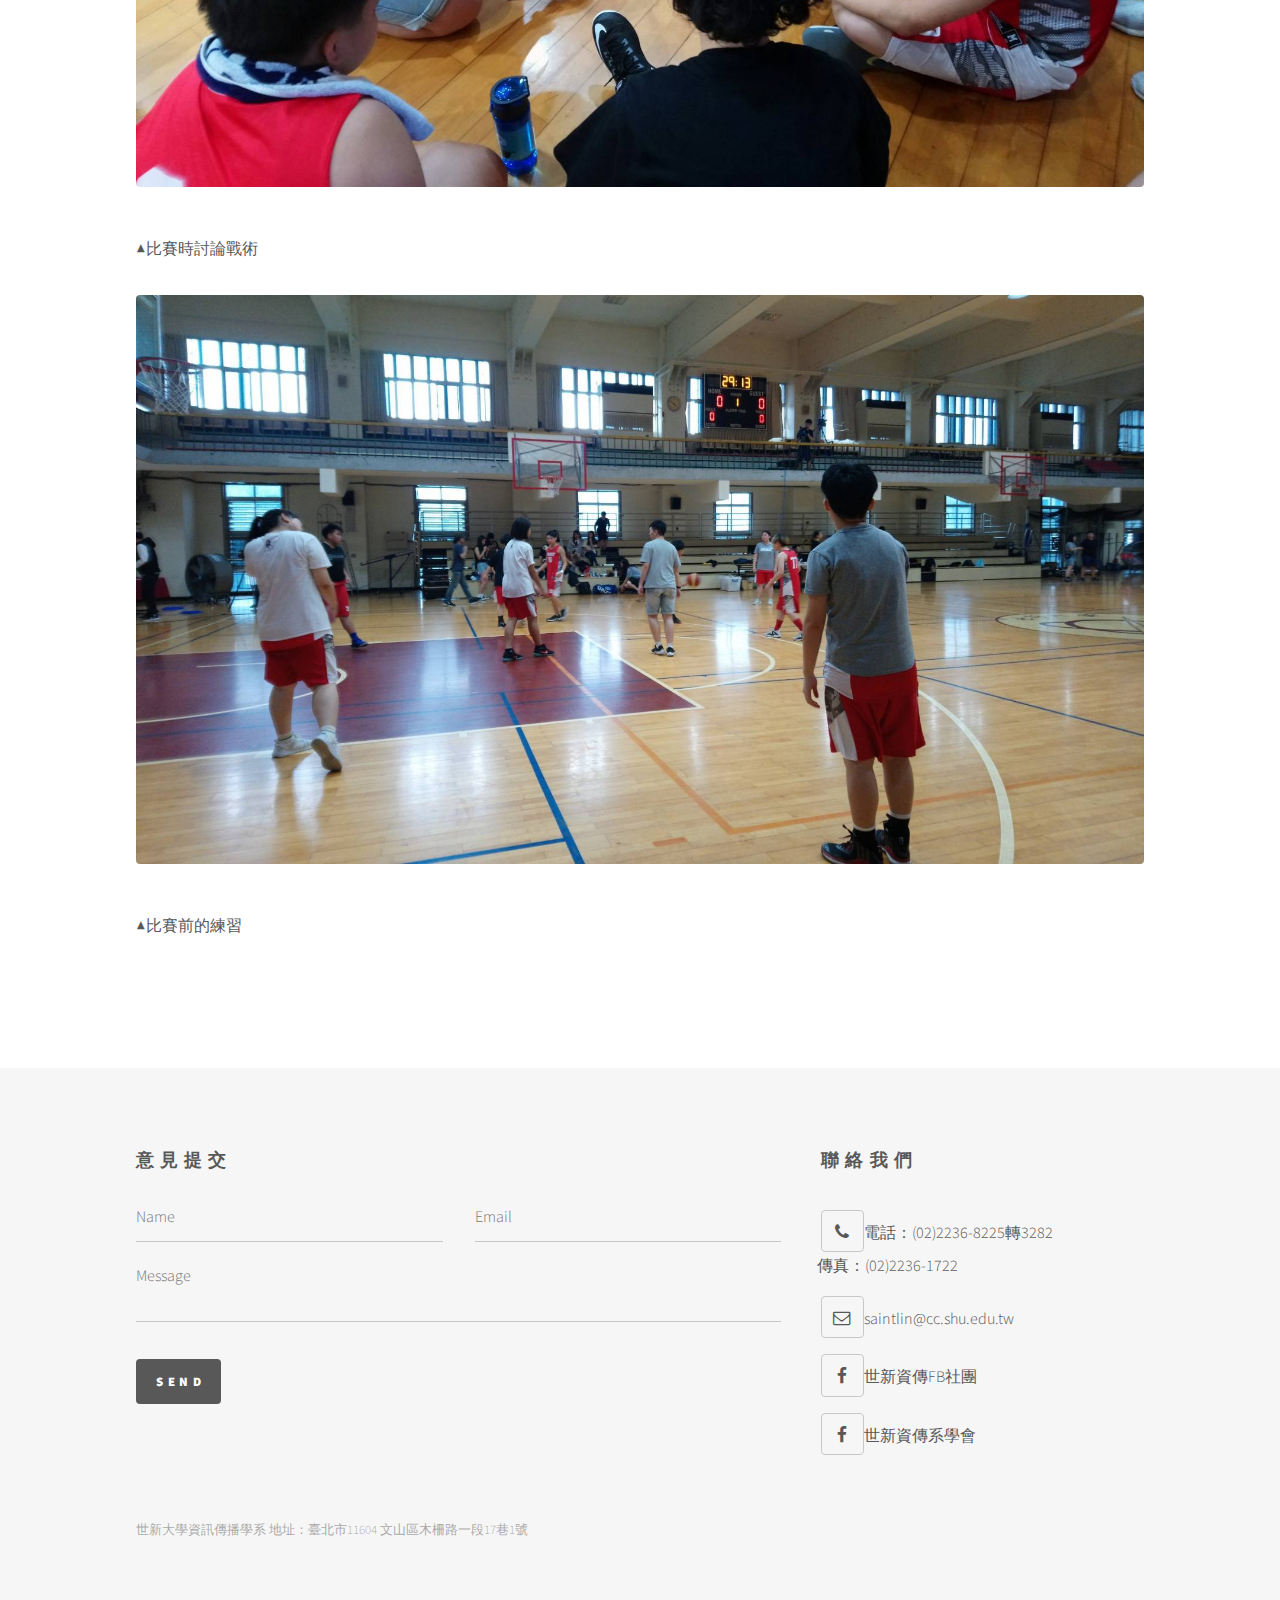
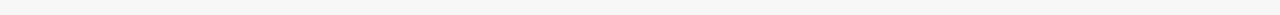
<file: generic10.html>
<!DOCTYPE HTML>
<!--
	Phantom by HTML5 UP
	html5up.net | @ajlkn
	Free for personal and commercial use under the CCA 3.0 license (html5up.net/license)
-->
<html>
	<head>
		<title>世新大學資訊傳播學系</title>
		<meta charset="utf-8" />
		<meta name="viewport" content="width=device-width, initial-scale=1" />
		<!--[if lte IE 8]><script src="assets/js/ie/html5shiv.js"></script><![endif]-->
		<link rel="stylesheet" href="assets/css/main.css" />
		<!--[if lte IE 9]><link rel="stylesheet" href="assets/css/ie9.css" /><![endif]-->
		<!--[if lte IE 8]><link rel="stylesheet" href="assets/css/ie8.css" /><![endif]-->
	</head>
	<body>
		<!-- Wrapper -->
			<div id="wrapper">

				<!-- Header -->
					<header id="header">
						<div class="inner">

							<!-- Logo -->
								<a href="index.html" class="logo">
									<span class="symbol"><img src="images/logo.png" alt="" /></span><span class="title">世新大學資訊傳播學系<br>s&nbsp;h&nbsp;u&nbsp;i&nbsp;c&nbsp;s</span>
								</a>

							<!-- Nav -->
								<nav>
									<ul>
										<li><a href="#menu">Menu</a></li>
									</ul>
								</nav>

						</div>
					</header>

				<!-- Menu -->
					<nav id="menu">
						<h2>Menu</h2>
						<ul>
							<li><a href="index.html">首頁</a></li>
							<li><a href="generic.html">公告</a></li>
							<li><a href="generic2.html">關於資傳</a></li>
							<li><a href="generic3.html">在學生專區</a></li>
							<li><a href="generic00.html">新生幫手</a></li>

						</ul>
					</nav>

				<!-- Main -->
					<div id="main">
						<div class="inner">
							<h1>106系際盃資傳女籃奪得殿軍</h1>
							<span class="image main"><img src="images/ball3.jpg" alt="" /></span>
				    <P>&nbsp;&nbsp;&nbsp;&nbsp;本系女籃在學校舉辦的系際盃中一直是常勝軍，本次雖然面臨上一屆有許多主力畢業的考驗，不過隊員們依然發揮實力，奪得殿軍，證明了資傳系雖然是小系，卻有大大實力。</P>    
				    <span class="image main"><img src="images/ball1.jpg" alt="" /></span>
				    <p>▲比賽時討論戰術</p>
				    <span class="image main"><img src="images/ball2.jpg" alt="" /></span>
				    <p>▲比賽前的練習</p>    
	                           
						</div>
					</div>

				<!-- Footer -->
					<footer id="footer">
						<div class="inner">
							<section>
								<h2>意見提交</h2>
								<form method="post" action="#">
									<div class="field half first">
										<input type="text" name="name" id="name" placeholder="Name" />
									</div>
									<div class="field half">
										<input type="email" name="email" id="email" placeholder="Email" />
									</div>
									<div class="field">
										<textarea name="message" id="message" placeholder="Message"></textarea>
									</div>
									<ul class="actions">
										<li><input type="submit" value="Send" class="special" /></li>
									</ul>
								</form>
							</section>
							<section>
								<h2>聯絡我們</h2>
								<ul class="icons">									
									<li><a href="tel:(02)2236-8225,,3282" class="icon style2 fa-phone"><span class="label">Phone</span></a></li>電話：(02)2236-8225轉3282<br>&nbsp; &nbsp; 傳真：(02)2236-1722
									<br><li><a href="mailto:saintlin@cc.shu.edu.tw;" class="icon style2 fa-envelope-o"><span class="label">Email</span></a></li>saintlin@cc.shu.edu.tw
									<br><li><a href="https://www.facebook.com/groups/53618211696/about/" class="icon style2 fa-facebook"><span class="label"></span></a></li>世新資傳FB社團
									<br><li><a href="https://www.facebook.com/icssc/" class="icon style2 fa-facebook"><span class="label"></span></a></li>世新資傳系學會
								</ul>
							</section>
							<ul class="copyright">
				            <li>世新大學資訊傳播學系 地址：臺北市11604 文山區木柵路一段17巷1號</li>
							</ul>
						</div>
					</footer>

			</div>

		<!-- Scripts -->
			<script src="assets/js/jquery.min.js"></script>
			<script src="assets/js/skel.min.js"></script>
			<script src="assets/js/util.js"></script>
			<!--[if lte IE 8]><script src="assets/js/ie/respond.min.js"></script><![endif]-->
			<script src="assets/js/main.js"></script>

	</body>
</html>
</file>
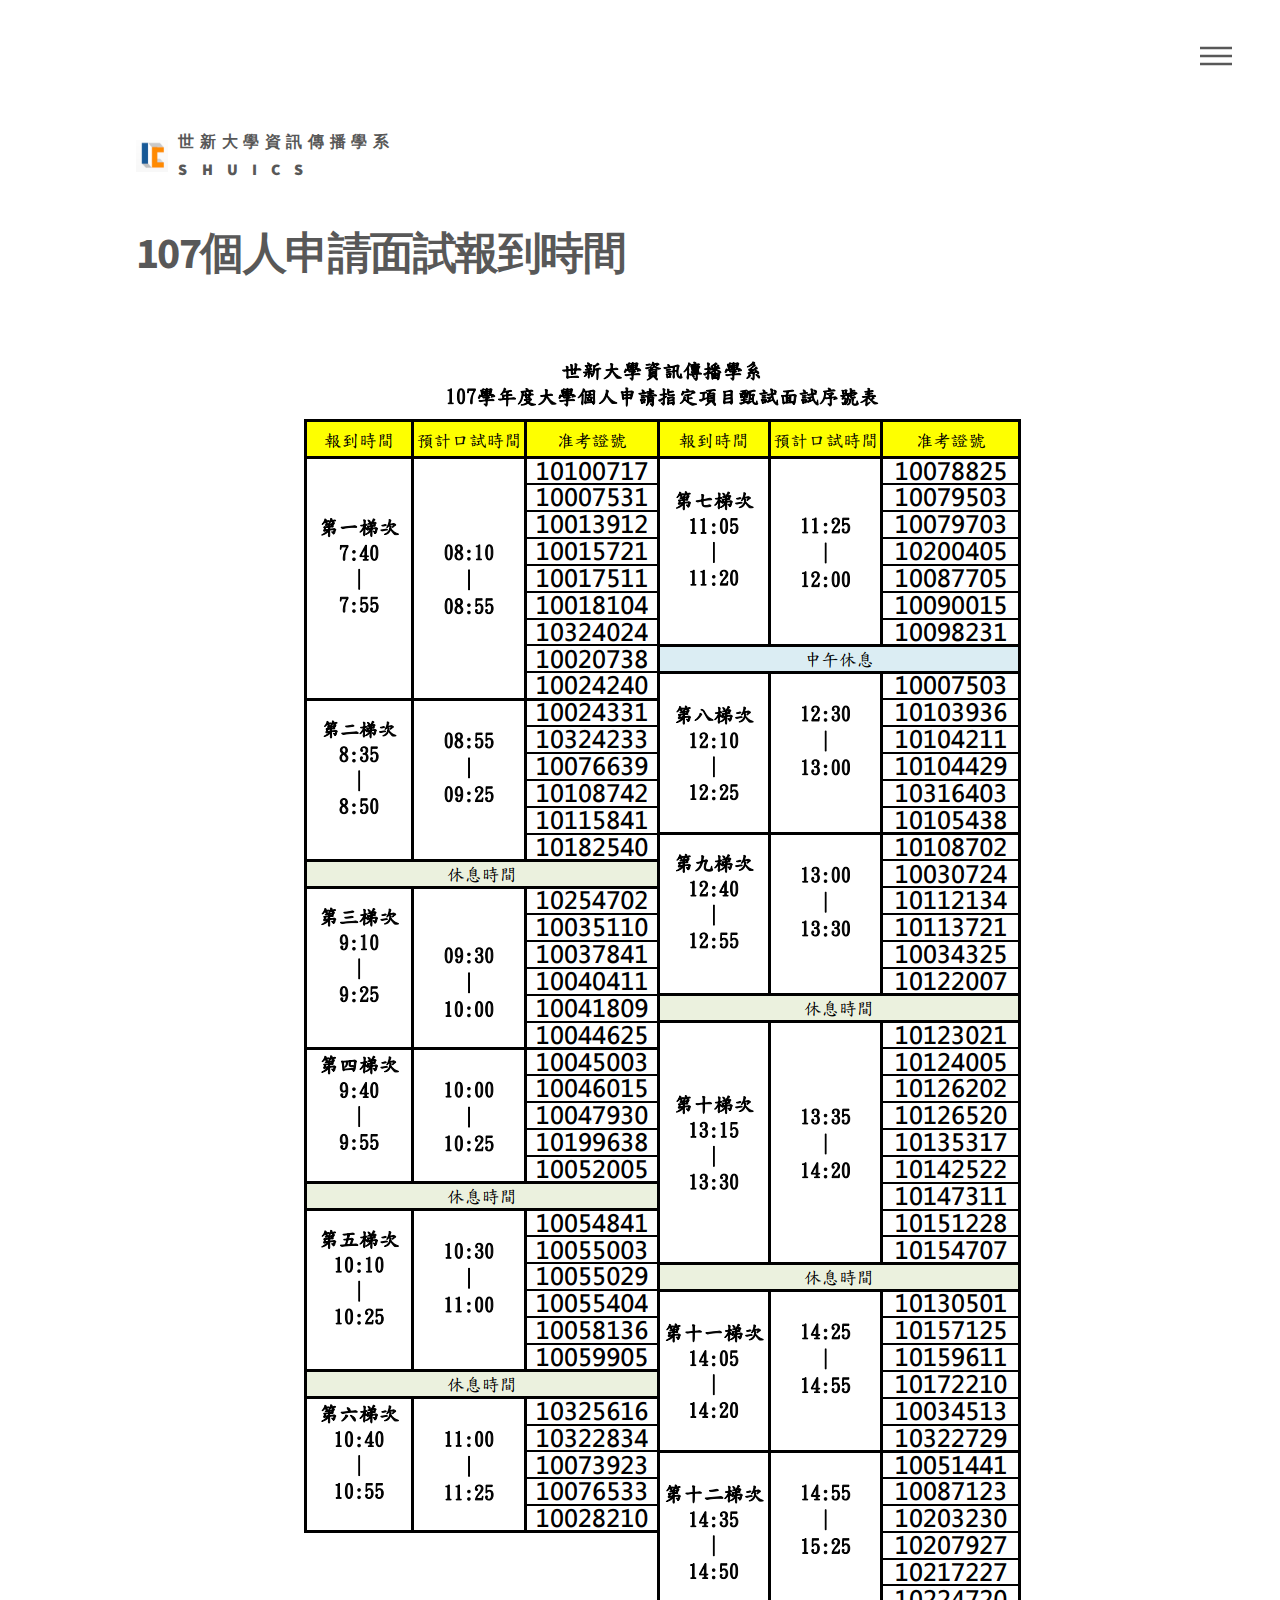
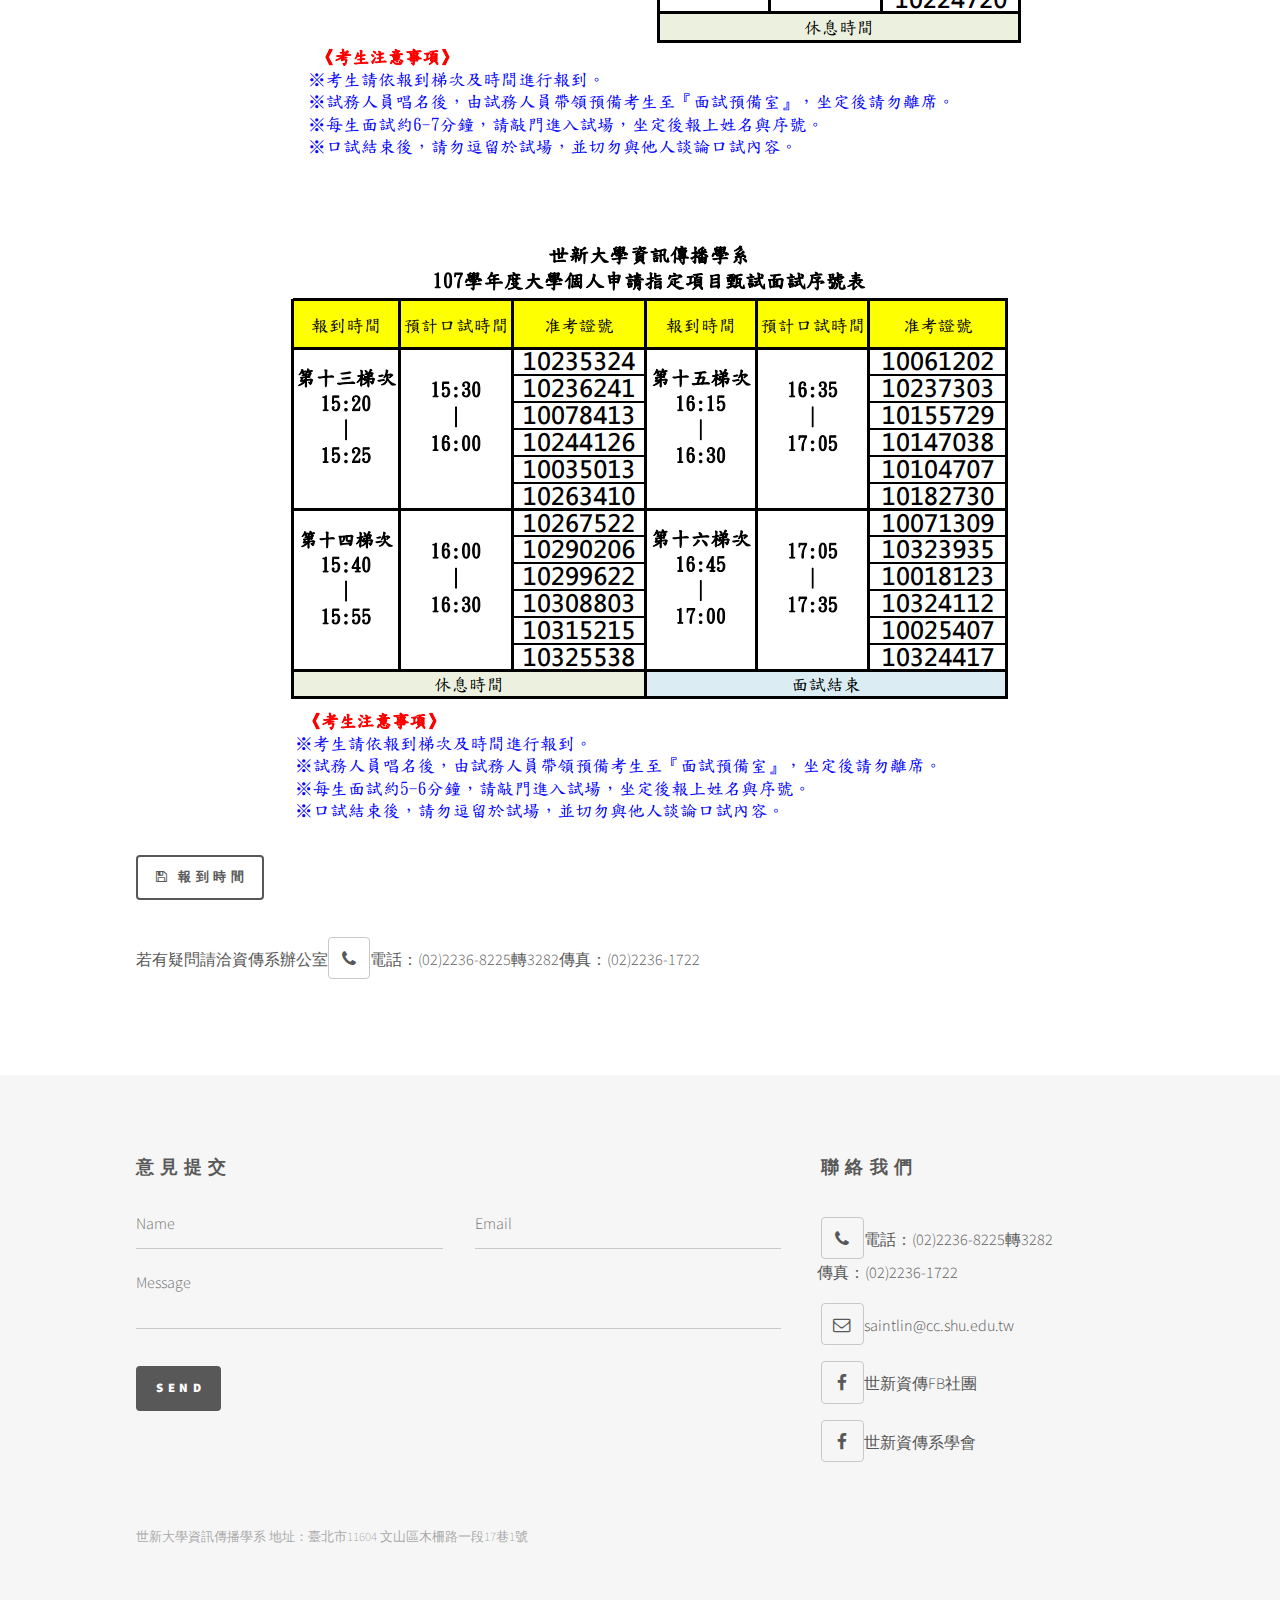
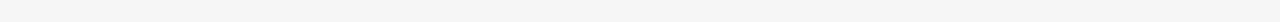
<file: generic12.html>
<!DOCTYPE HTML>
<!--
	Phantom by HTML5 UP
	html5up.net | @ajlkn
	Free for personal and commercial use under the CCA 3.0 license (html5up.net/license)
-->
<html>
	<head>
		<title>世新大學資訊傳播學系</title>
		<meta charset="utf-8" />
		<meta name="viewport" content="width=device-width, initial-scale=1" />
		<!--[if lte IE 8]><script src="assets/js/ie/html5shiv.js"></script><![endif]-->
		<link rel="stylesheet" href="assets/css/main.css" />
		<!--[if lte IE 9]><link rel="stylesheet" href="assets/css/ie9.css" /><![endif]-->
		<!--[if lte IE 8]><link rel="stylesheet" href="assets/css/ie8.css" /><![endif]-->
	</head>
	<body>
		<!-- Wrapper -->
			<div id="wrapper">

				<!-- Header -->
					<header id="header">
						<div class="inner">

							<!-- Logo -->
								<a href="index.html" class="logo">
									<span class="symbol"><img src="images/logo.png" alt="" /></span><span class="title">世新大學資訊傳播學系<br>s&nbsp;h&nbsp;u&nbsp;i&nbsp;c&nbsp;s</span>
								</a>

							<!-- Nav -->
								<nav>
									<ul>
										<li><a href="#menu">Menu</a></li>
									</ul>
								</nav>

						</div>
					</header>

				<!-- Menu -->
					<nav id="menu">
						<h2>Menu</h2>
						<ul>
							<li><a href="index.html">首頁</a></li>
							<li><a href="generic.html">公告</a></li>
							<li><a href="generic2.html">關於資傳</a></li>
							<li><a href="generic3.html">在學生專區</a></li>
							<li><a href="generic00.html">新生幫手</a></li>

						</ul>
					</nav>

				<!-- Main -->
					<div id="main">
						<div class="inner">
							<h1>107個人申請面試報到時間</h1>
							<img src="images/meet.png" alt="" />
							<img src="images/meet2.png" alt="" />
							<a href="images/meet.pdf" class="button icon fa-save">報到時間</a><br><br>
							若有疑問請洽資傳系辦公室<a href="tel:(02)2236-8225,,3282" class="icon style2 fa-phone"><span class="label">Phone</span></a></li>電話：(02)2236-8225轉3282傳真：(02)2236-1722						
						</div>
					</div>

				<!-- Footer -->
					<footer id="footer">
						<div class="inner">
							<section>
								<h2>意見提交</h2>
								<form method="post" action="#">
									<div class="field half first">
										<input type="text" name="name" id="name" placeholder="Name" />
									</div>
									<div class="field half">
										<input type="email" name="email" id="email" placeholder="Email" />
									</div>
									<div class="field">
										<textarea name="message" id="message" placeholder="Message"></textarea>
									</div>
									<ul class="actions">
										<li><input type="submit" value="Send" class="special" /></li>
									</ul>
								</form>
							</section>
							<section>
								<h2>聯絡我們</h2>
								<ul class="icons">									
									<li><a href="tel:(02)2236-8225,,3282" class="icon style2 fa-phone"><span class="label">Phone</span></a></li>電話：(02)2236-8225轉3282<br>&nbsp; &nbsp; 傳真：(02)2236-1722
									<br><li><a href="mailto:saintlin@cc.shu.edu.tw;" class="icon style2 fa-envelope-o"><span class="label">Email</span></a></li>saintlin@cc.shu.edu.tw
									<br><li><a href="https://www.facebook.com/groups/53618211696/about/" class="icon style2 fa-facebook"><span class="label"></span></a></li>世新資傳FB社團
									<br><li><a href="https://www.facebook.com/icssc/" class="icon style2 fa-facebook"><span class="label"></span></a></li>世新資傳系學會
								</ul>
							</section>
							<ul class="copyright">
				            <li>世新大學資訊傳播學系 地址：臺北市11604 文山區木柵路一段17巷1號</li>
							</ul>
						</div>
					</footer>

			</div>

		<!-- Scripts -->
			<script src="assets/js/jquery.min.js"></script>
			<script src="assets/js/skel.min.js"></script>
			<script src="assets/js/util.js"></script>
			<!--[if lte IE 8]><script src="assets/js/ie/respond.min.js"></script><![endif]-->
			<script src="assets/js/main.js"></script>

	</body>
</html>
</file>
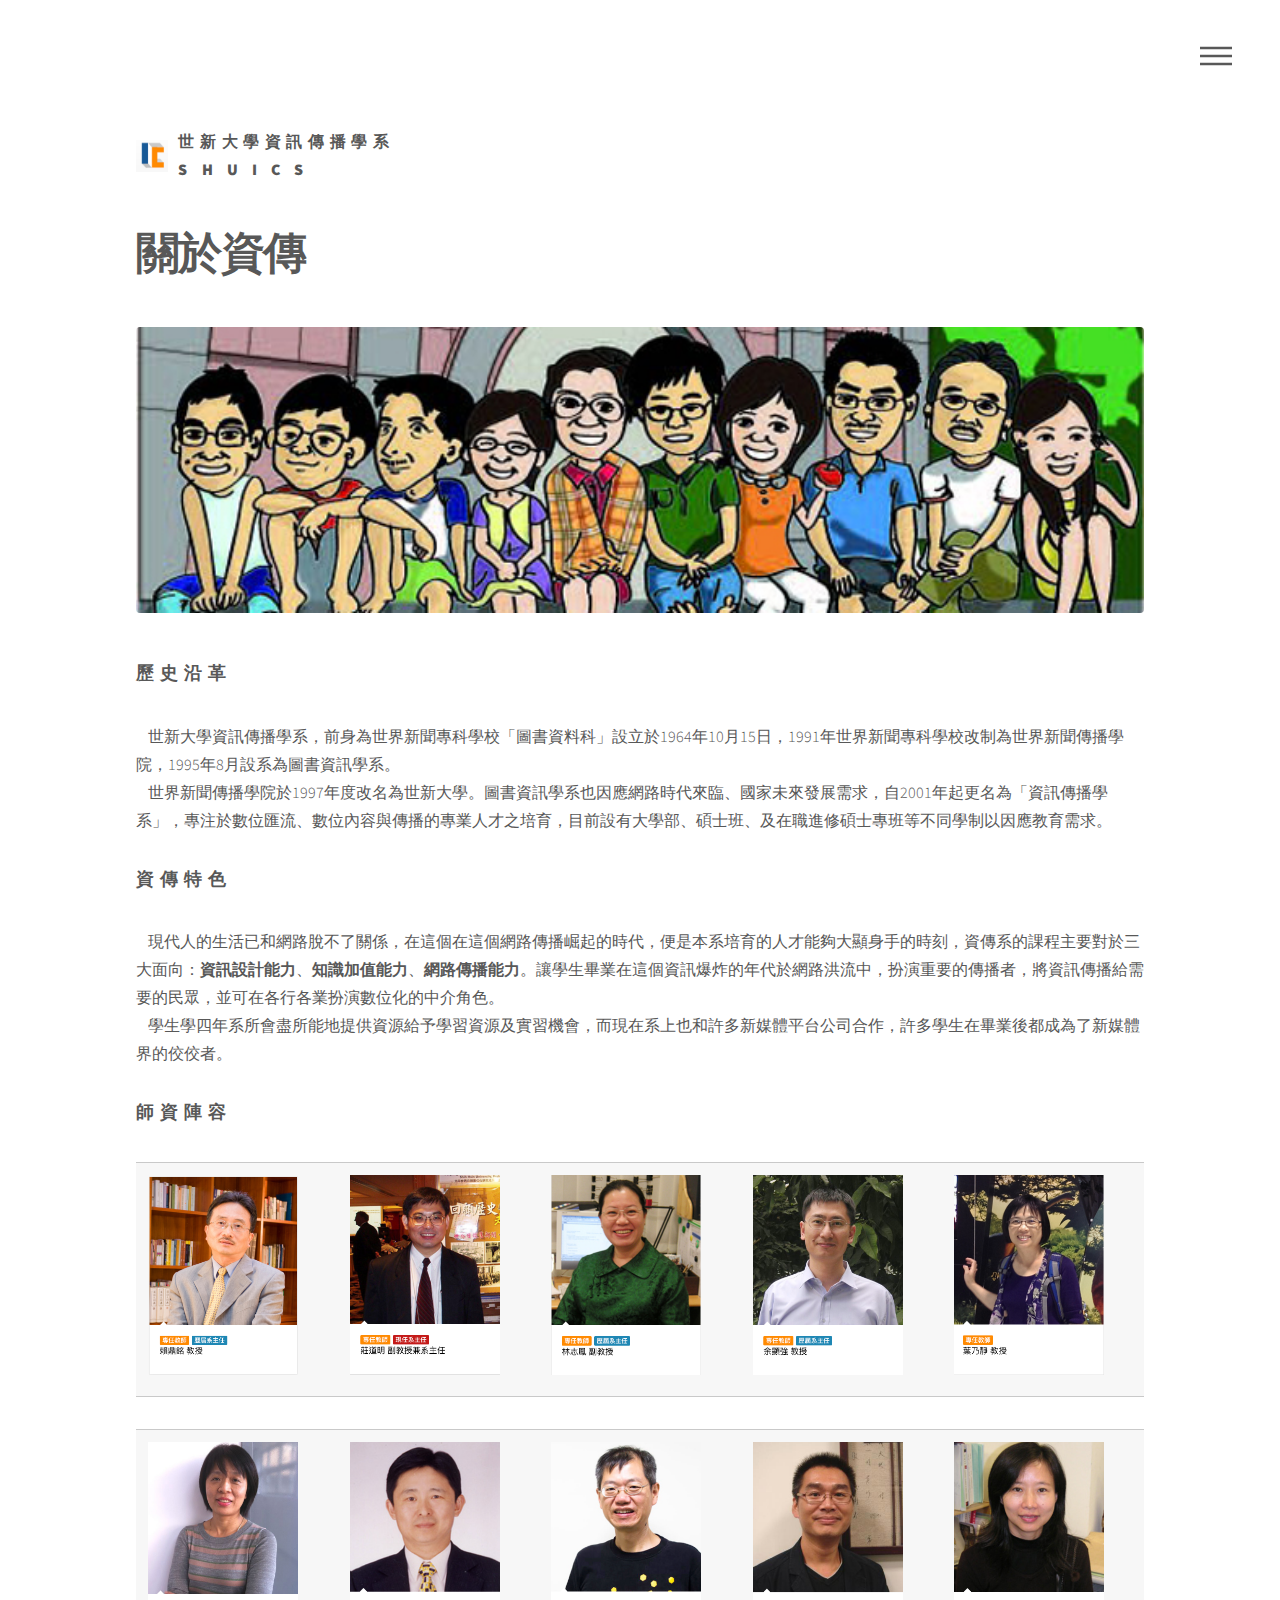
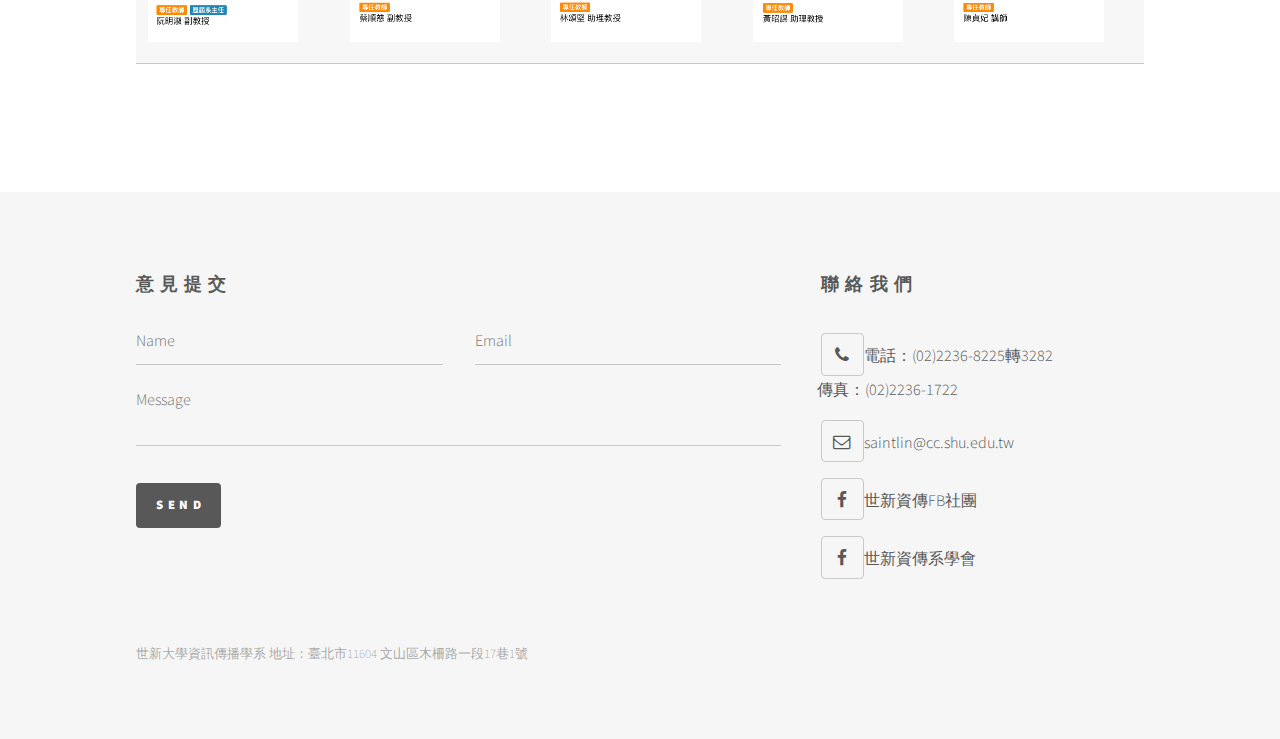
<file: generic2.html>
<!DOCTYPE HTML>
<!--
	Phantom by HTML5 UP
	html5up.net | @ajlkn
	Free for personal and commercial use under the CCA 3.0 license (html5up.net/license)
-->
<html>
	<head>
		<title>世新大學資訊傳播學系</title>
		<meta charset="utf-8" />
		<meta name="viewport" content="width=device-width, initial-scale=1" />
		<!--[if lte IE 8]><script src="assets/js/ie/html5shiv.js"></script><![endif]-->
		<link rel="stylesheet" href="assets/css/main.css" />
		<!--[if lte IE 9]><link rel="stylesheet" href="assets/css/ie9.css" /><![endif]-->
		<!--[if lte IE 8]><link rel="stylesheet" href="assets/css/ie8.css" /><![endif]-->
	</head>
	<body>
		<!-- Wrapper -->
			<div id="wrapper">

				<!-- Header -->
					<header id="header">
						<div class="inner">

							<!-- Logo -->
								<a href="index.html" class="logo">
									<span class="symbol"><img src="images/logo.png" alt="" /></span><span class="title">世新大學資訊傳播學系<br>s&nbsp;h&nbsp;u&nbsp;i&nbsp;c&nbsp;s</span>
								</a>

							<!-- Nav -->
								<nav>
									<ul>
										<li><a href="#menu">Menu</a></li>
									</ul>
								</nav>

						</div>
					</header>

				<!-- Menu -->
					<nav id="menu">
						<h2>Menu</h2>
						<ul>
							<li><a href="index.html">首頁</a></li>
							<li><a href="generic.html">公告</a></li>
							<li><a href="generic2.html">關於資傳</a></li>
							<li><a href="generic3.html">在學生專區</a></li>
							<li><a href="generic00.html">新生幫手</a></li>

						</ul>
					</nav>

				<!-- Main -->
					<div id="main">
						<div class="inner">
							<h1>關於資傳</h1>
							<span class="image main"><img src="images/icsfeature.jpg" alt="" /></span>
							<h2>歷史沿革</h2>
							<p>&nbsp;&nbsp;&nbsp;&nbsp;世新大學資訊傳播學系，前身為世界新聞專科學校「圖書資料科」設立於1964年10月15日，1991年世界新聞專科學校改制為世界新聞傳播學院，1995年8月設系為圖書資訊學系。<br>
&nbsp;&nbsp;&nbsp;&nbsp;世界新聞傳播學院於1997年度改名為世新大學。圖書資訊學系也因應網路時代來臨、國家未來發展需求，自2001年起更名為「資訊傳播學系」，專注於數位匯流、數位內容與傳播的專業人才之培育，目前設有大學部、碩士班、及在職進修碩士專班等不同學制以因應教育需求。</p>
                           <h2>資傳特色</h2>
                           <p>&nbsp;&nbsp;&nbsp;&nbsp;現代人的生活已和網路脫不了關係，在這個在這個網路傳播崛起的時代，便是本系培育的人才能夠大顯身手的時刻，資傳系的課程主要對於三大面向：<b>資訊設計能力</b>、<b>知識加值能力</b>、<b>網路傳播能力</b>。讓學生畢業在這個資訊爆炸的年代於網路洪流中，扮演重要的傳播者，將資訊傳播給需要的民眾，並可在各行各業扮演數位化的中介角色。<br>&nbsp;&nbsp;&nbsp;&nbsp;學生學四年系所會盡所能地提供資源給予學習資源及實習機會，而現在系上也和許多新媒體平台公司合作，許多學生在畢業後都成為了新媒體界的佼佼者。</p>
	                           <h2>師資陣容</h2>
	                           <table>
<tr>
    <td><img src="images/ldm.png"width="150" height="200"></td> 
    <td><img src="images/cdm.png"width="150" height="200"></td>
    <td><img src="images/lcf.png"width="150" height="200"></td>
    <td><img src="images/sh.png"width="150" height="200"></td>
    <td><img src="images/ynj.png"width="150" height="200"></td>
</tr>
</table>
<table>
<tr>
	<td><img src="images/rms.png"width="150" height="200"></td> 
    <td><img src="images/csh.png"width="150" height="200"></td>
    <td><img src="images/lsc.png"width="150" height="200"></td>
    <td><img src="images/hjm.png"width="150" height="200"></td>
    <td><img src="images/cjf.png"width="150" height="200"></td>   
</tr>
</table>
	             
	                           
						</div>
					</div>

				<!-- Footer -->
					<footer id="footer">
						<div class="inner">
							<section>
								<h2>意見提交</h2>
								<form method="post" action="#">
									<div class="field half first">
										<input type="text" name="name" id="name" placeholder="Name" />
									</div>
									<div class="field half">
										<input type="email" name="email" id="email" placeholder="Email" />
									</div>
									<div class="field">
										<textarea name="message" id="message" placeholder="Message"></textarea>
									</div>
									<ul class="actions">
										<li><input type="submit" value="Send" class="special" /></li>
									</ul>
								</form>
							</section>
							<section>
								<h2>聯絡我們</h2>
								<ul class="icons">									
									<li><a href="tel:(02)2236-8225,,3282" class="icon style2 fa-phone"><span class="label">Phone</span></a></li>電話：(02)2236-8225轉3282<br>&nbsp; &nbsp; 傳真：(02)2236-1722
									<br><li><a href="mailto:saintlin@cc.shu.edu.tw;" class="icon style2 fa-envelope-o"><span class="label">Email</span></a></li>saintlin@cc.shu.edu.tw
									<br><li><a href="https://www.facebook.com/groups/53618211696/about/" class="icon style2 fa-facebook"><span class="label"></span></a></li>世新資傳FB社團
									<br><li><a href="https://www.facebook.com/icssc/" class="icon style2 fa-facebook"><span class="label"></span></a></li>世新資傳系學會
								</ul>
							</section>
							<ul class="copyright">
				            <li>世新大學資訊傳播學系 地址：臺北市11604 文山區木柵路一段17巷1號</li>
							</ul>
						</div>
					</footer>

			</div>

		<!-- Scripts -->
			<script src="assets/js/jquery.min.js"></script>
			<script src="assets/js/skel.min.js"></script>
			<script src="assets/js/util.js"></script>
			<!--[if lte IE 8]><script src="assets/js/ie/respond.min.js"></script><![endif]-->
			<script src="assets/js/main.js"></script>

	</body>
</html>
</file>
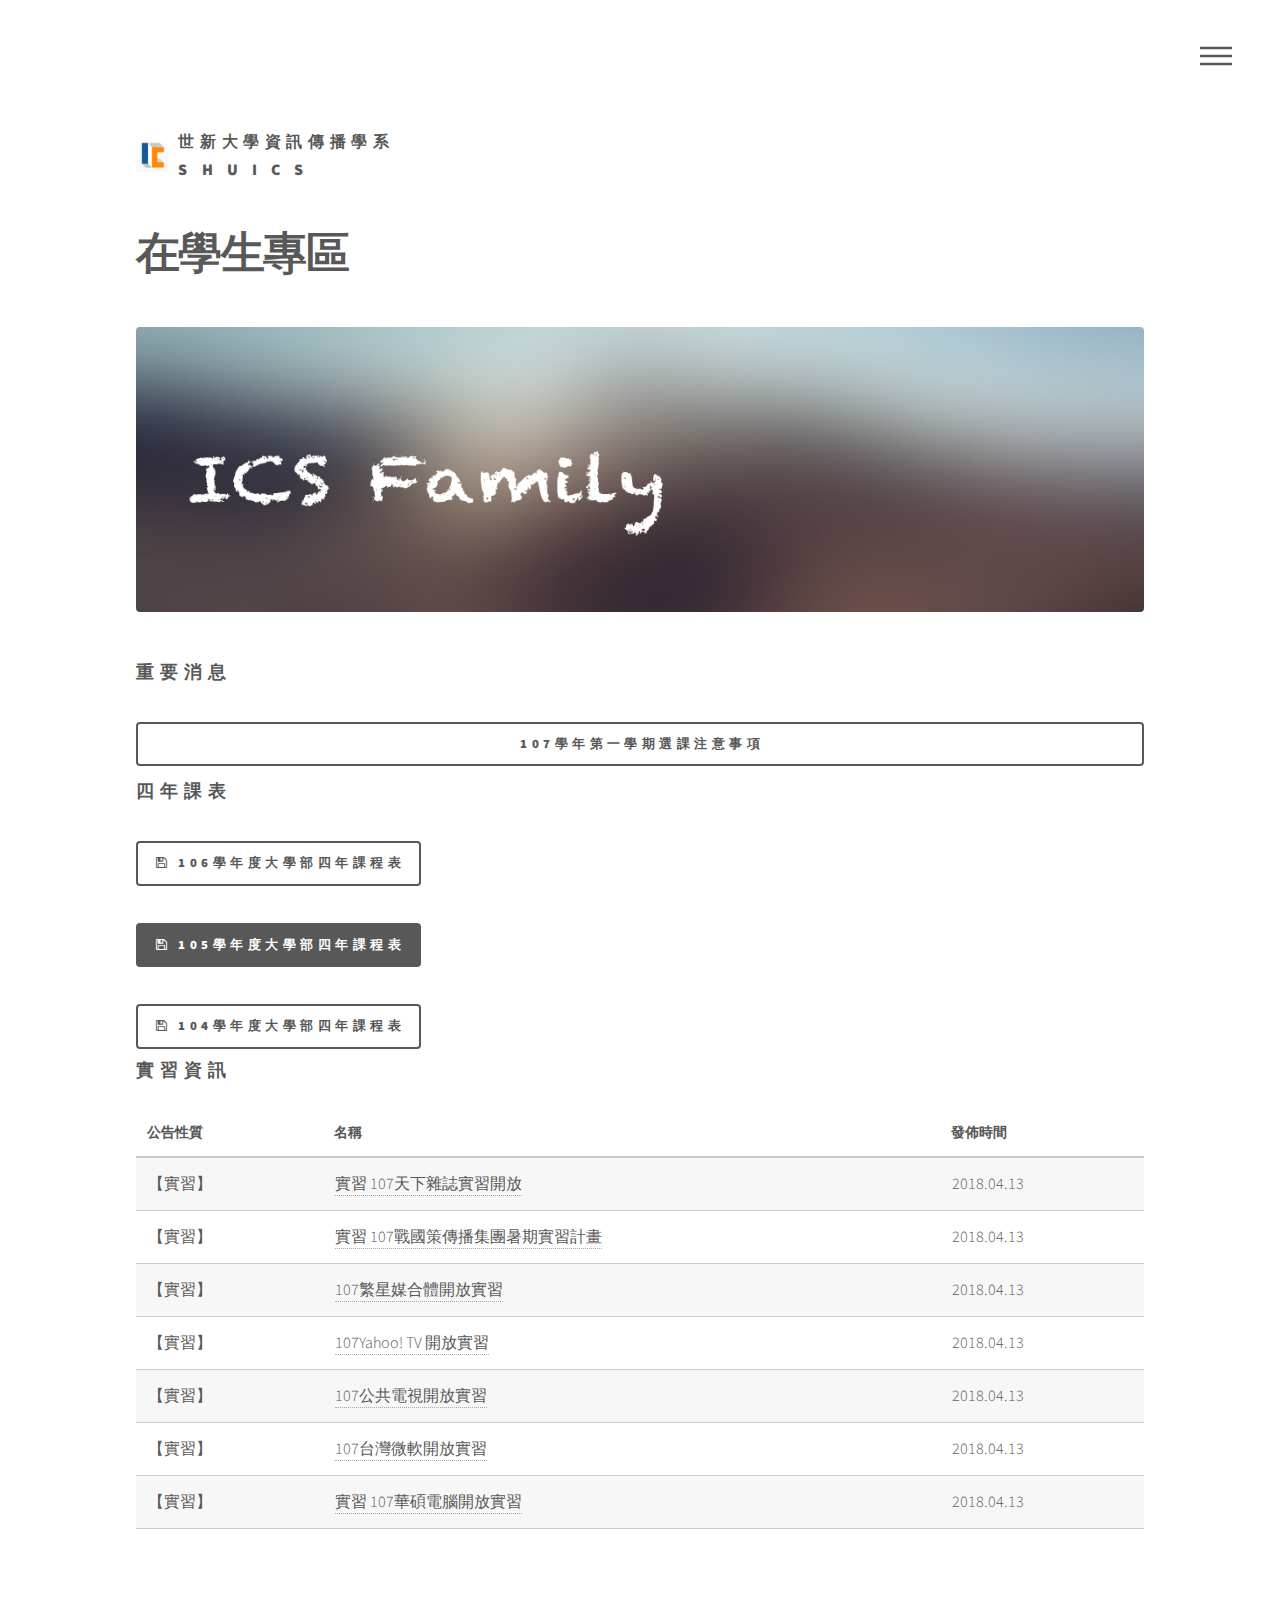
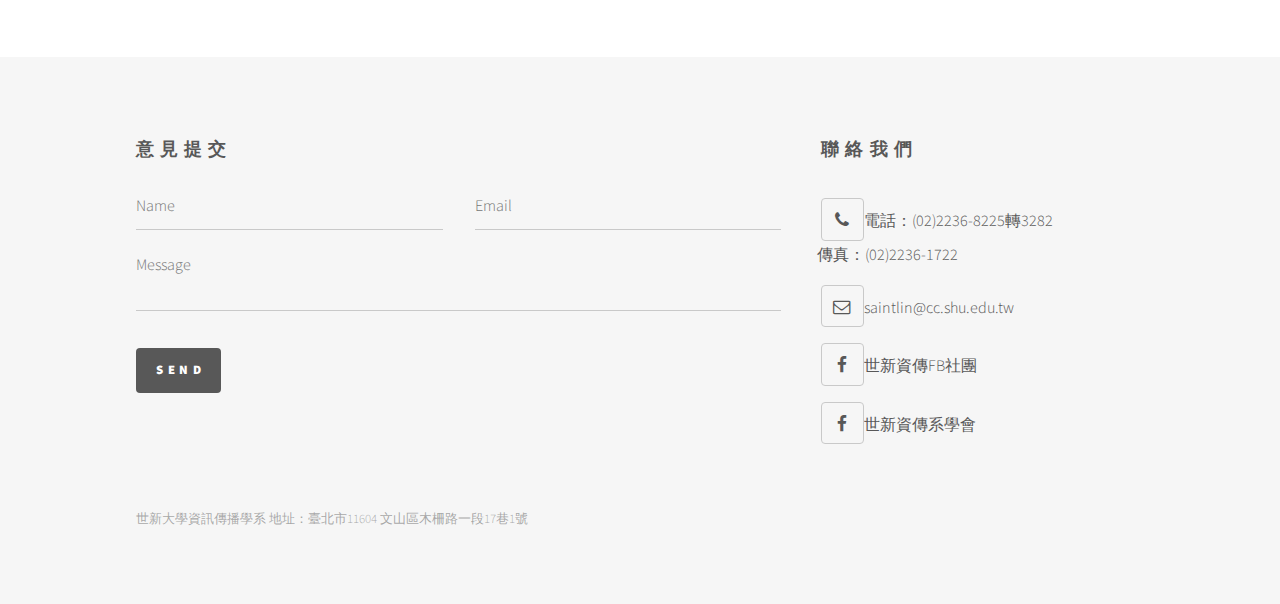
<file: generic3.html>
<!DOCTYPE HTML>
<!--
	Phantom by HTML5 UP
	html5up.net | @ajlkn
	Free for personal and commercial use under the CCA 3.0 license (html5up.net/license)
-->
<html>
	<head>
		<title>世新大學資訊傳播學系</title>
		<meta charset="utf-8" />
		<meta name="viewport" content="width=device-width, initial-scale=1" />
		<!--[if lte IE 8]><script src="assets/js/ie/html5shiv.js"></script><![endif]-->
		<link rel="stylesheet" href="assets/css/main.css" />
		<!--[if lte IE 9]><link rel="stylesheet" href="assets/css/ie9.css" /><![endif]-->
		<!--[if lte IE 8]><link rel="stylesheet" href="assets/css/ie8.css" /><![endif]-->
	</head>
	<body>
		<!-- Wrapper -->
			<div id="wrapper">

				<!-- Header -->
					<header id="header">
						<div class="inner">

							<!-- Logo -->
								<a href="index.html" class="logo">
									<span class="symbol"><img src="images/logo.png" alt="" /></span><span class="title">世新大學資訊傳播學系<br>s&nbsp;h&nbsp;u&nbsp;i&nbsp;c&nbsp;s</span>
								</a>

							<!-- Nav -->
								<nav>
									<ul>
										<li><a href="#menu">Menu</a></li>
									</ul>
								</nav>

						</div>
					</header>

				<!-- Menu -->
					<nav id="menu">
						<h2>Menu</h2>
						<ul>
							<li><a href="index.html">首頁</a></li>
							<li><a href="generic.html">公告</a></li>
							<li><a href="generic2.html">關於資傳</a></li>
							<li><a href="generic3.html">在學生專區</a></li>
							<li><a href="generic00.html">新生幫手</a></li>

						</ul>
					</nav>

				<!-- Main -->
					<div id="main">
						<div class="inner">
							<h1>在學生專區</h1>
							<span class="image main"><img src="images/family.jpg" alt="" /></span>
					        <h2>重要消息</h2>
					        <a href="generic4.html" class="button fit">107學年第一學期選課注意事項</a>
					        <h2>四年課表</h2>
					        <a href="images/106A.pdf" class="button icon fa-save">106學年度大學部四年課程表</a><br><br>
					        <a href="images/105.pdf" class="button special icon fa-save">105學年度大學部四年課程表</a><br><br>
					        <a href="images/104.pdf" class="button icon fa-save">104學年度大學部四年課程表</a><br>
					        <h2>實習資訊</h2>
					       <table>
											<thead>
												<tr>
													<th>公告性質</th>
													<th>名稱</th>
													<th>發佈時間</th>
												</tr>
											</thead>
											<tbody>
												<tr>
													<td>【實習】</td>
													<td><a href="images/%E5%A4%A9%E4%B8%8B.pdf">實習
107天下雜誌實習開放</a></td>
													<td>2018.04.13</td>
												</tr>
												<tr>
													<td>【實習】</td>
													<td><a href="images/2018%E6%88%B0%E5%9C%8B%E7%AD%96.pdf">實習
107戰國策傳播集團暑期實習計畫</a></td>
												<td>2018.04.13</td>
												</tr>
												<tr>
													<td>【實習】</td>
													<td><a href="images/Osparks.docx">107繁星媒合體開放實習</a></td>									
														<td>2018.04.13</td>
												</tr>
												<tr>
													<td>【實習】</td>
													<td><a href="images/2018-Yahoostudent.pdf">107Yahoo! TV 開放實習</a></td>
													<td>2018.04.13</td>
												</tr>
												<tr>
													<td>【實習】</td>
													<td><a href="https://www.pts.org.tw/student/recommend.html">107公共電視開放實習</a></td>
													<td>2018.04.13</td>
												</tr>
												<tr>
													<td>【實習】</td>
													<td><a href="https://www.microsoft.com/taiwan/campus/">
107台灣微軟開放實習</a></td>
													<td>2018.04.13</td>
												</tr>
												<tr>
													<td>【實習】</td>
													<td><a href="https://hr-recruit.asus.com/">實習
107華碩電腦開放實習</a></td>
													<td>2018.04.13</td>
												</tr>
											</tbody>
				
										</table>
					        
						</div>
					</div>

				<!-- Footer -->
					<footer id="footer">
						<div class="inner">
							<section>
								<h2>意見提交</h2>
								<form method="post" action="#">
									<div class="field half first">
										<input type="text" name="name" id="name" placeholder="Name" />
									</div>
									<div class="field half">
										<input type="email" name="email" id="email" placeholder="Email" />
									</div>
									<div class="field">
										<textarea name="message" id="message" placeholder="Message"></textarea>
									</div>
									<ul class="actions">
										<li><input type="submit" value="Send" class="special" /></li>
									</ul>
								</form>
							</section>
							<section>
								<h2>聯絡我們</h2>
								<ul class="icons">									
									<li><a href="tel:(02)2236-8225,,3282" class="icon style2 fa-phone"><span class="label">Phone</span></a></li>電話：(02)2236-8225轉3282<br>&nbsp; &nbsp; 傳真：(02)2236-1722
									<br><li><a href="mailto:saintlin@cc.shu.edu.tw;" class="icon style2 fa-envelope-o"><span class="label">Email</span></a></li>saintlin@cc.shu.edu.tw
									<br><li><a href="https://www.facebook.com/groups/53618211696/about/" class="icon style2 fa-facebook"><span class="label"></span></a></li>世新資傳FB社團
									<br><li><a href="https://www.facebook.com/icssc/" class="icon style2 fa-facebook"><span class="label"></span></a></li>世新資傳系學會
								</ul>
							</section>
							<ul class="copyright">
				            <li>世新大學資訊傳播學系 地址：臺北市11604 文山區木柵路一段17巷1號</li>
							</ul>
						</div>
					</footer>

			</div>

		<!-- Scripts -->
			<script src="assets/js/jquery.min.js"></script>
			<script src="assets/js/skel.min.js"></script>
			<script src="assets/js/util.js"></script>
			<!--[if lte IE 8]><script src="assets/js/ie/respond.min.js"></script><![endif]-->
			<script src="assets/js/main.js"></script>

	</body>
</html>
</file>
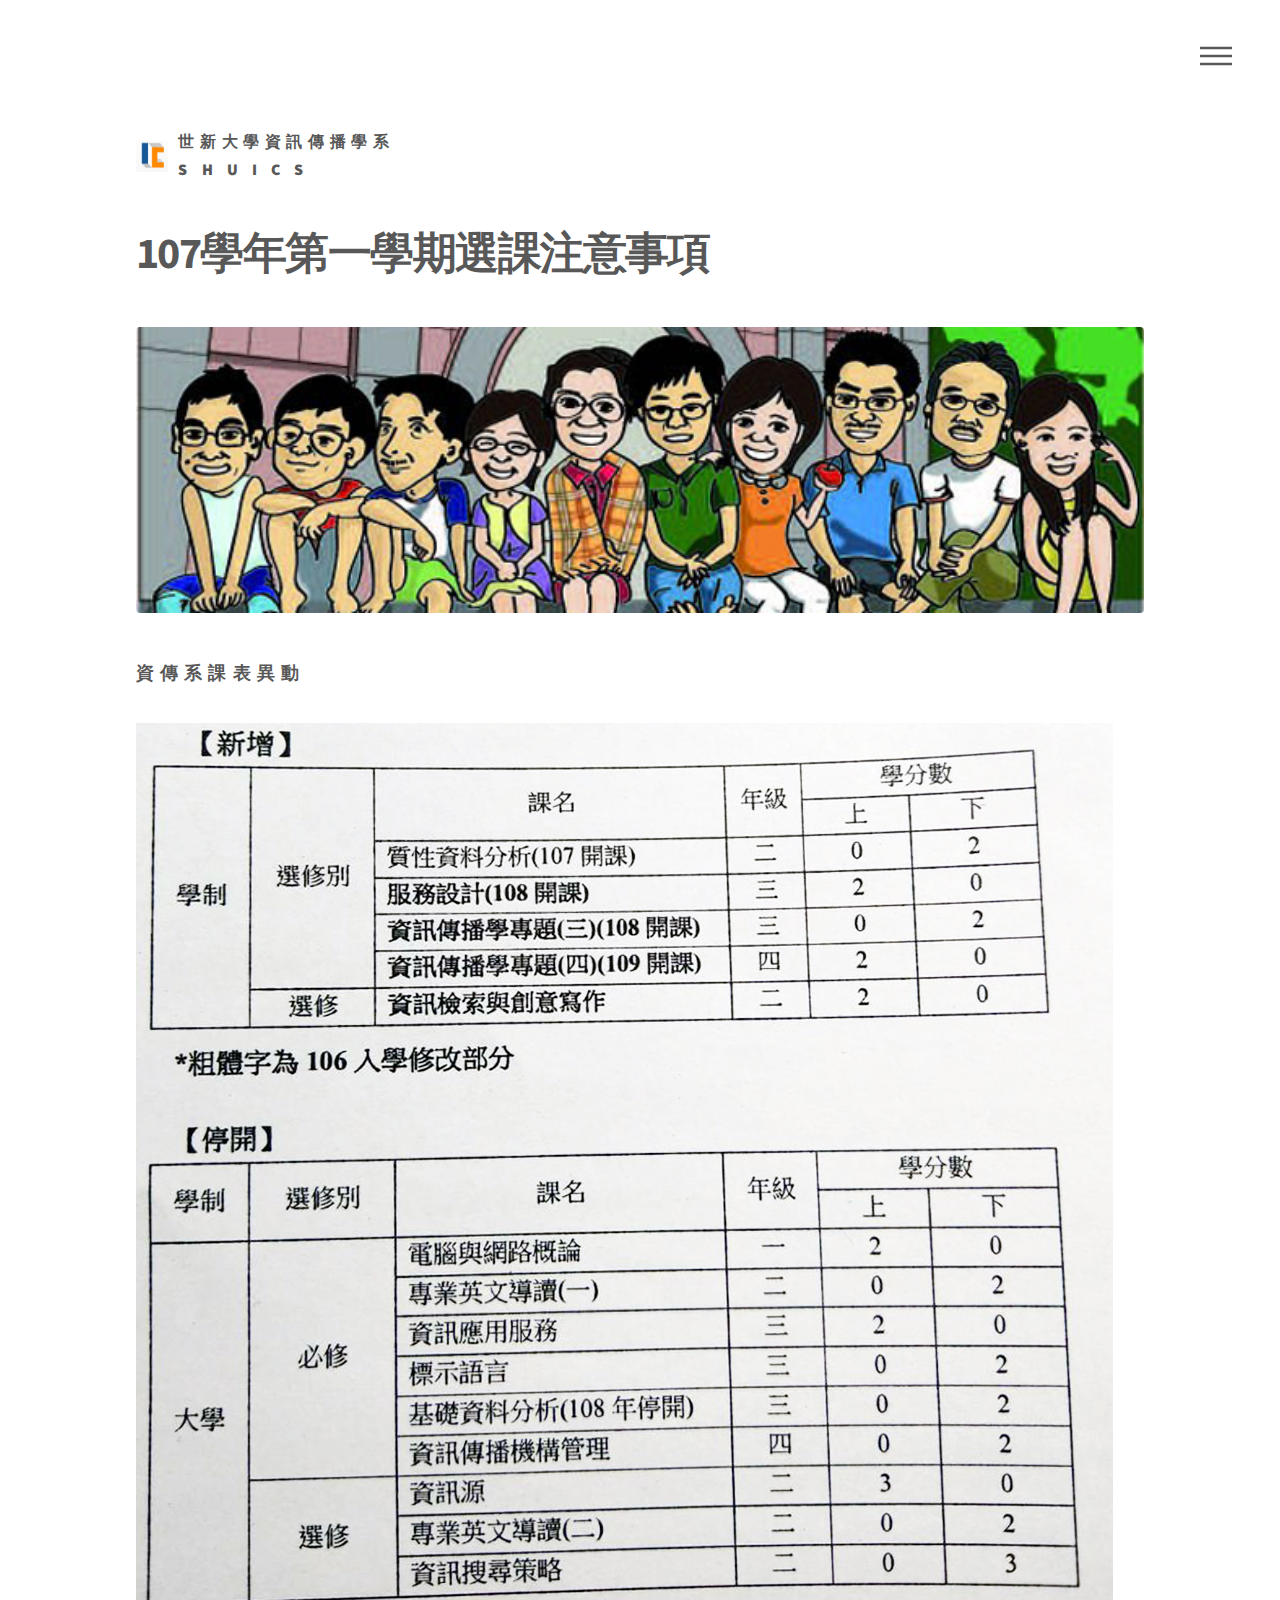
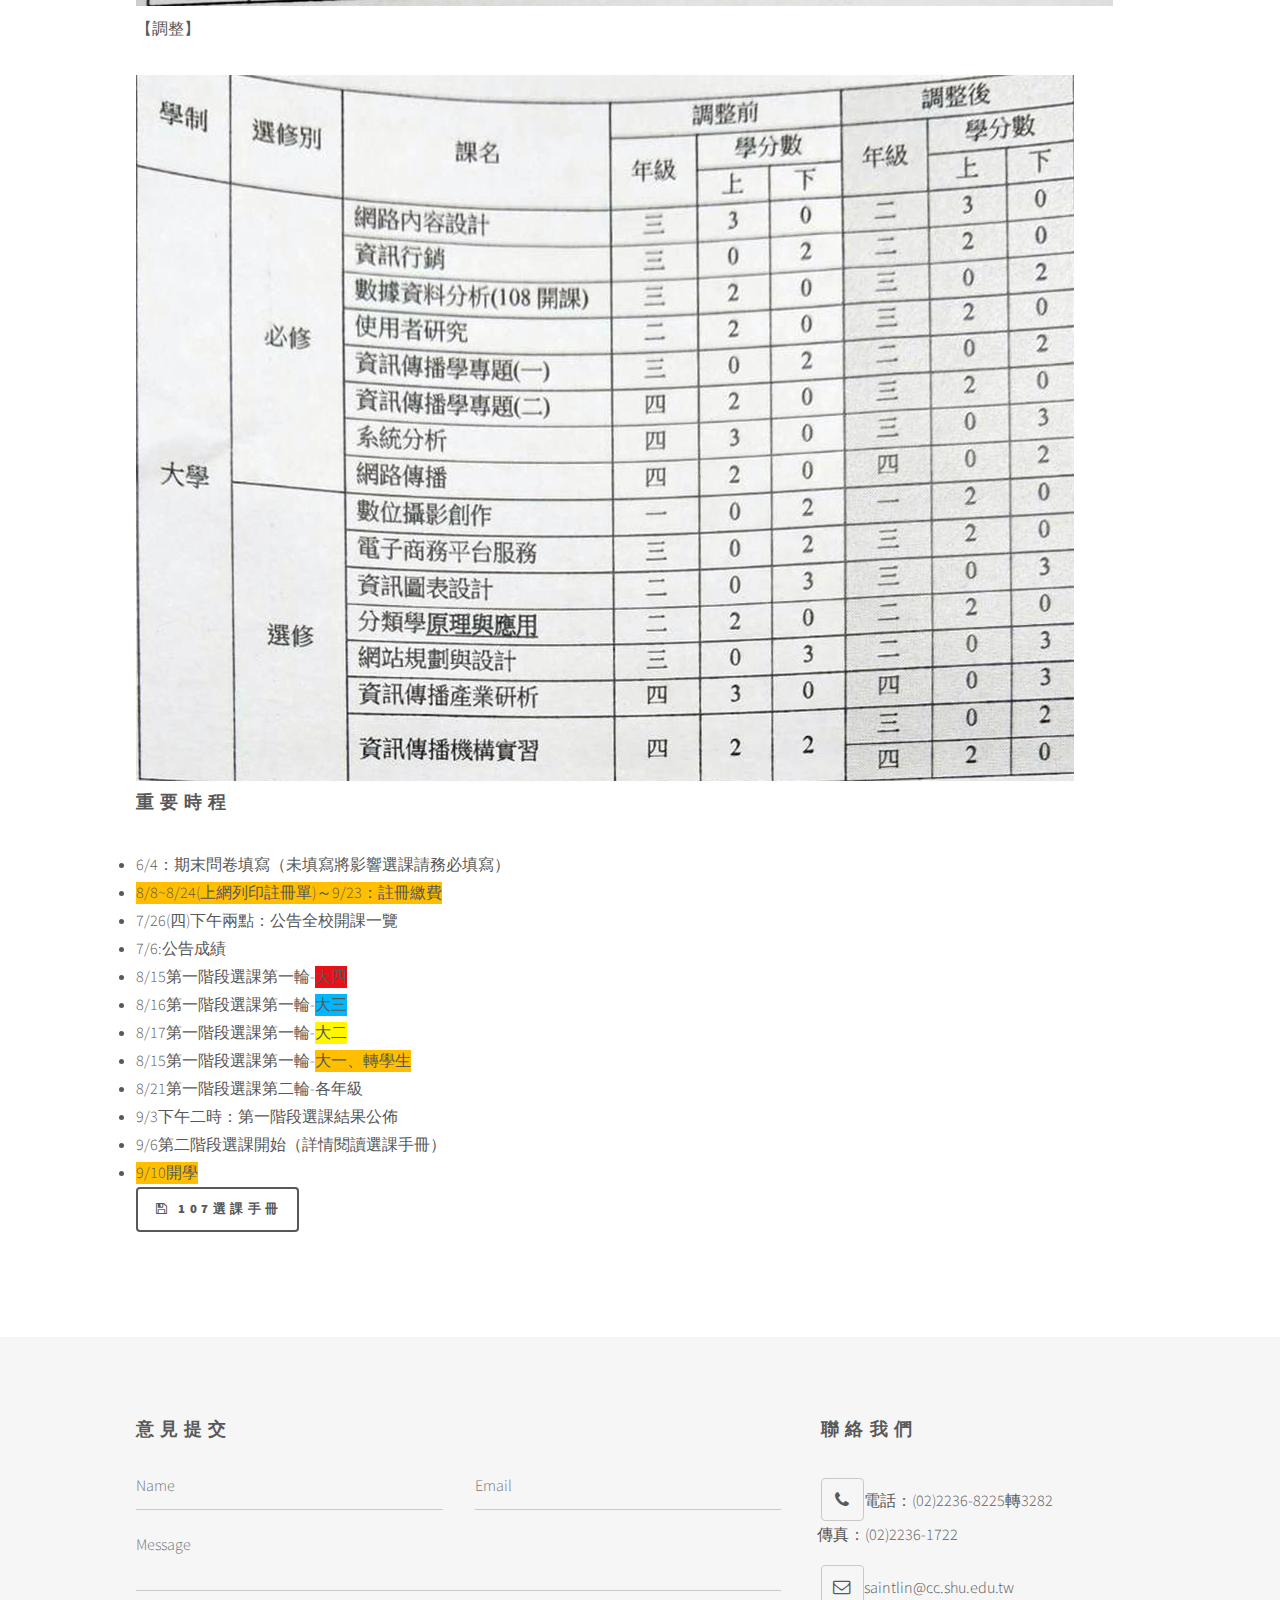
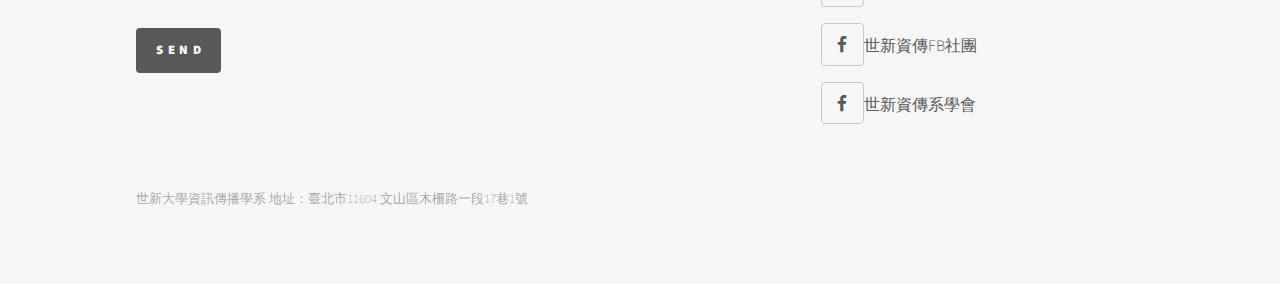
<file: generic4.html>
<!DOCTYPE HTML>
<!--
	Phantom by HTML5 UP
	html5up.net | @ajlkn
	Free for personal and commercial use under the CCA 3.0 license (html5up.net/license)
-->
<html>
	<head>
		<title>世新大學資訊傳播學系</title>
		<meta charset="utf-8" />
		<meta name="viewport" content="width=device-width, initial-scale=1" />
		<!--[if lte IE 8]><script src="assets/js/ie/html5shiv.js"></script><![endif]-->
		<link rel="stylesheet" href="assets/css/main.css" />
		<!--[if lte IE 9]><link rel="stylesheet" href="assets/css/ie9.css" /><![endif]-->
		<!--[if lte IE 8]><link rel="stylesheet" href="assets/css/ie8.css" /><![endif]-->
	</head>
	<body>
		<!-- Wrapper -->
			<div id="wrapper">

				<!-- Header -->
					<header id="header">
						<div class="inner">

							<!-- Logo -->
								<a href="index.html" class="logo">
									<span class="symbol"><img src="images/logo.png" alt="" /></span><span class="title">世新大學資訊傳播學系<br>s&nbsp;h&nbsp;u&nbsp;i&nbsp;c&nbsp;s</span>
								</a>

							<!-- Nav -->
								<nav>
									<ul>
										<li><a href="#menu">Menu</a></li>
									</ul>
								</nav>

						</div>
					</header>

				<!-- Menu -->
					<nav id="menu">
						<h2>Menu</h2>
						<ul>
							<li><a href="index.html">首頁</a></li>
							<li><a href="generic.html">公告</a></li>
							<li><a href="generic2.html">關於資傳</a></li>
							<li><a href="generic3.html">在學生專區</a></li>
							<li><a href="generic00.html">新生幫手</a></li>

						</ul>
					</nav>

				<!-- Main -->
					<div id="main">
						<div class="inner">
							<h1>107學年第一學期選課注意事項</h1>
							<span class="image main"><img src="images/icsfeature.jpg"/></span>
							<h2>資傳系課表異動</h2>
							<img src="images/%EF%BC%91%EF%BC%92%EF%BC%93.jpg"/>
							<p>【調整】</p>
							<img src="images/%E8%AA%BF%E6%95%B4.jpg" />
							<h2>重要時程</h2>
							<li>6/4：期末問卷填寫（未填寫將影響選課請務必填寫）</li>
							<li><span style="background-color:#ffbf00">8/8~8/24(上網列印註冊單)～9/23：註冊繳費</span></li>
							<li>7/26(四)下午兩點：公告全校開課一覽</li>
							<li>7/6:公告成績</li>
							<li>8/15第一階段選課第一輪-<span style="background-color:#e91017">大四</span></li>
							<li>8/16第一階段選課第一輪-<span style="background-color:#00b7ff">大三</span></li>
							<li>8/17第一階段選課第一輪-<span style="background-color:#fff700">大二</span></li>
						<li>8/15第一階段選課第一輪-<span style="background-color:#ffbf00">大一、轉學生</span></li>
						<li>8/21第一階段選課第二輪-各年級</li>
						<li>9/3下午二時：第一階段選課結果公佈</li>
						<li>9/6第二階段選課開始（詳情閱讀選課手冊）</li>
						<li><span style="background-color:#ffbf00">9/10開學</span></li>
					<a href="1071.pdf" class="button icon fa-save">107選課手冊</a>	
						</div>
					</div>

				<!-- Footer -->
					<footer id="footer">
						<div class="inner">
							<section>
								<h2>意見提交</h2>
								<form method="post" action="#">
									<div class="field half first">
										<input type="text" name="name" id="name" placeholder="Name" />
									</div>
									<div class="field half">
										<input type="email" name="email" id="email" placeholder="Email" />
									</div>
									<div class="field">
										<textarea name="message" id="message" placeholder="Message"></textarea>
									</div>
									<ul class="actions">
										<li><input type="submit" value="Send" class="special" /></li>
									</ul>
								</form>
							</section>
							<section>
								<h2>聯絡我們</h2>
								<ul class="icons">									
									<li><a href="tel:(02)2236-8225,,3282" class="icon style2 fa-phone"><span class="label">Phone</span></a></li>電話：(02)2236-8225轉3282<br>&nbsp; &nbsp; 傳真：(02)2236-1722
									<br><li><a href="mailto:saintlin@cc.shu.edu.tw;" class="icon style2 fa-envelope-o"><span class="label">Email</span></a></li>saintlin@cc.shu.edu.tw
									<br><li><a href="https://www.facebook.com/groups/53618211696/about/" class="icon style2 fa-facebook"><span class="label"></span></a></li>世新資傳FB社團
									<br><li><a href="https://www.facebook.com/icssc/" class="icon style2 fa-facebook"><span class="label"></span></a></li>世新資傳系學會
								</ul>
							</section>
							<ul class="copyright">
				            <li>世新大學資訊傳播學系 地址：臺北市11604 文山區木柵路一段17巷1號</li>
							</ul>
						</div>
					</footer>

			</div>

		<!-- Scripts -->
			<script src="assets/js/jquery.min.js"></script>
			<script src="assets/js/skel.min.js"></script>
			<script src="assets/js/util.js"></script>
			<!--[if lte IE 8]><script src="assets/js/ie/respond.min.js"></script><![endif]-->
			<script src="assets/js/main.js"></script>

	</body>
</html>
</file>
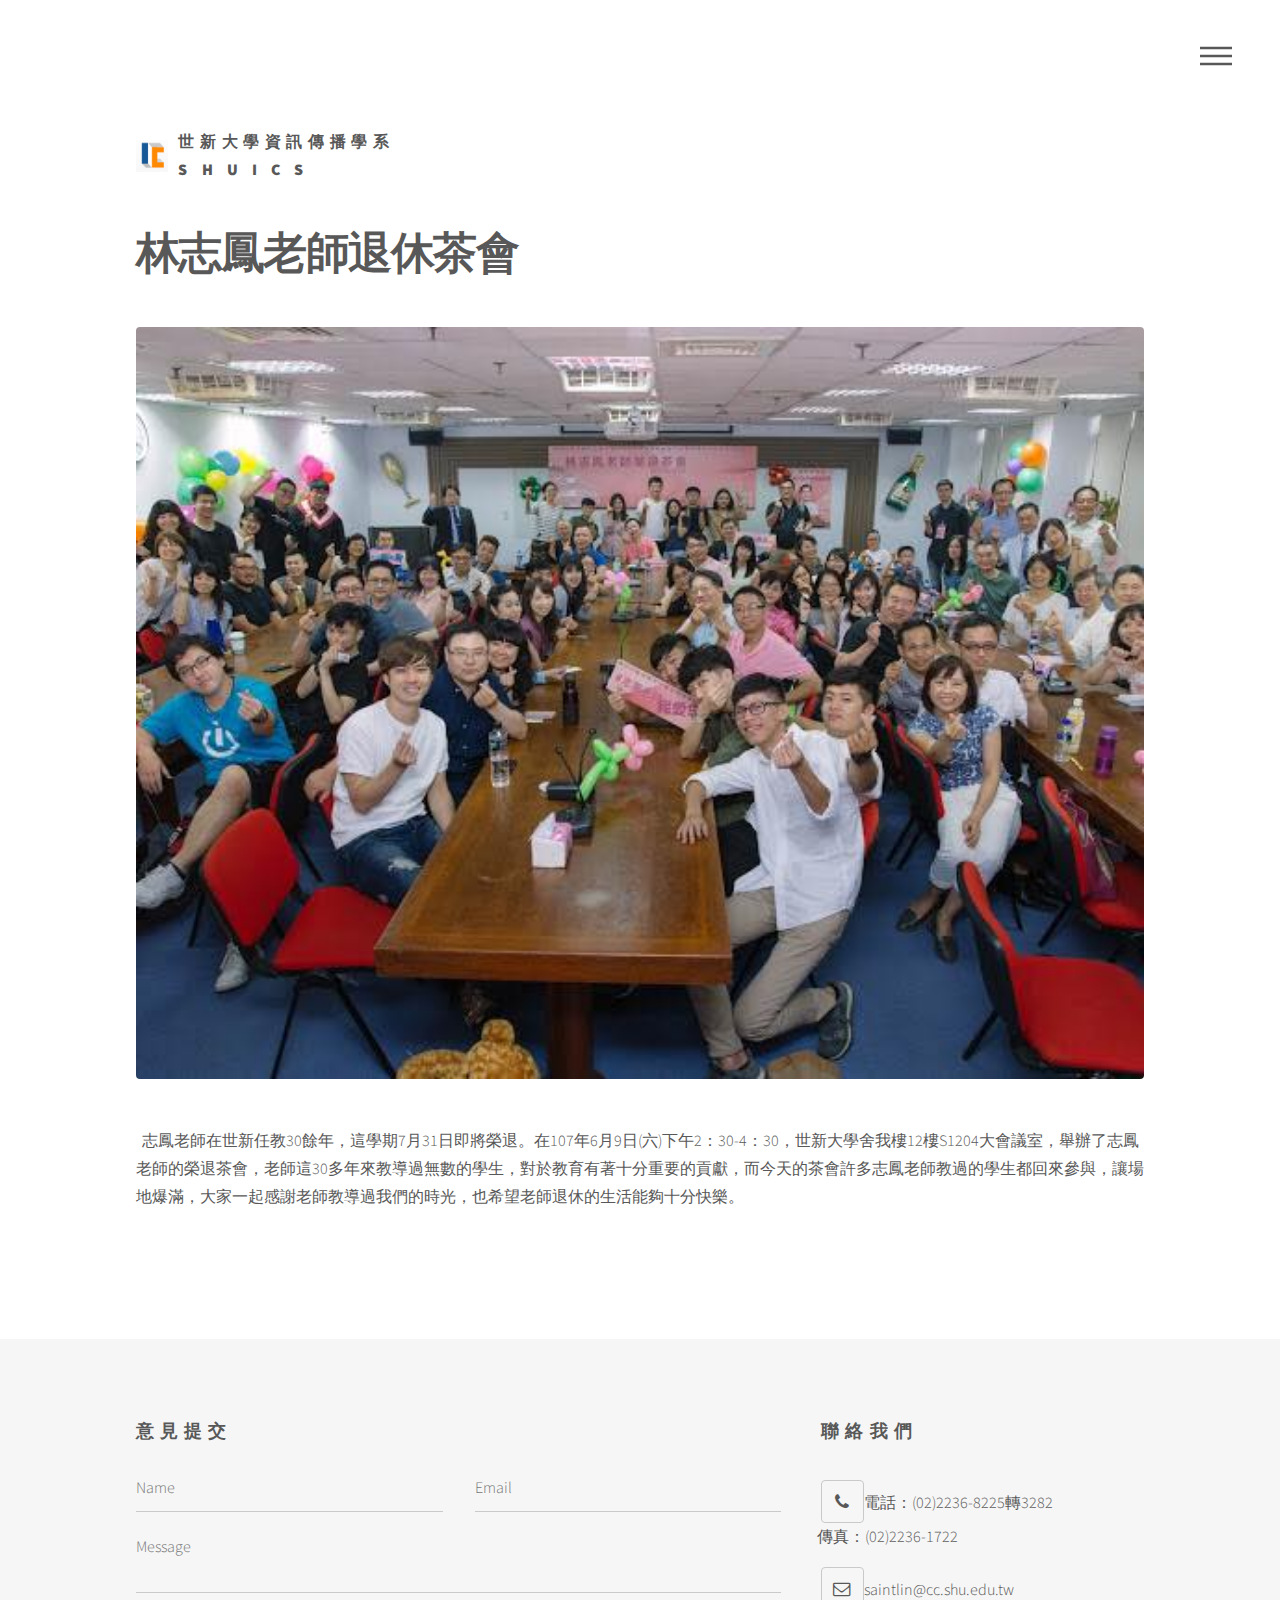
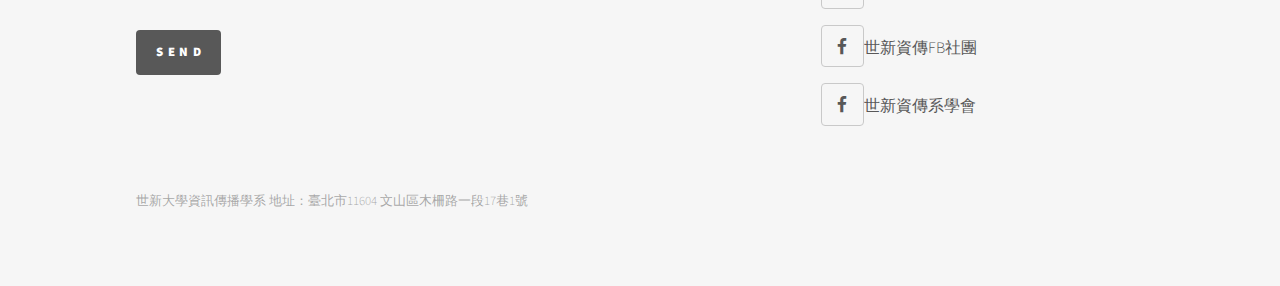
<file: generic5.html>
<!DOCTYPE HTML>
<!--
	Phantom by HTML5 UP
	html5up.net | @ajlkn
	Free for personal and commercial use under the CCA 3.0 license (html5up.net/license)
-->
<html>
	<head>
		<title>世新大學資訊傳播學系</title>
		<meta charset="utf-8" />
		<meta name="viewport" content="width=device-width, initial-scale=1" />
		<!--[if lte IE 8]><script src="assets/js/ie/html5shiv.js"></script><![endif]-->
		<link rel="stylesheet" href="assets/css/main.css" />
		<!--[if lte IE 9]><link rel="stylesheet" href="assets/css/ie9.css" /><![endif]-->
		<!--[if lte IE 8]><link rel="stylesheet" href="assets/css/ie8.css" /><![endif]-->
	</head>
	<body>
		<!-- Wrapper -->
			<div id="wrapper">

				<!-- Header -->
					<header id="header">
						<div class="inner">

							<!-- Logo -->
								<a href="index.html" class="logo">
									<span class="symbol"><img src="images/logo.png" alt="" /></span><span class="title">世新大學資訊傳播學系<br>s&nbsp;h&nbsp;u&nbsp;i&nbsp;c&nbsp;s</span>
								</a>

							<!-- Nav -->
								<nav>
									<ul>
										<li><a href="#menu">Menu</a></li>
									</ul>
								</nav>

						</div>
					</header>

				<!-- Menu -->
					<nav id="menu">
						<h2>Menu</h2>
						<ul>
							<li><a href="index.html">首頁</a></li>
							<li><a href="generic.html">公告</a></li>
							<li><a href="generic2.html">關於資傳</a></li>
							<li><a href="generic3.html">在學生專區</a></li>
							<li><a href="generic00.html">新生幫手</a></li>

						</ul>
					</nav>

				<!-- Main -->
					<div id="main">
						<div class="inner">
							<h1>林志鳳老師退休茶會</h1>
							<span class="image main"><img src="images/g5.jpg" alt="" /></span>
				    <P>&nbsp;&nbsp;志鳳老師在世新任教30餘年，這學期7月31日即將榮退。在107年6月9日(六)下午2：30-4：30，世新大學舍我樓12樓S1204大會議室，舉辦了志鳳老師的榮退茶會，老師這30多年來教導過無數的學生，對於教育有著十分重要的貢獻，而今天的茶會許多志鳳老師教過的學生都回來參與，讓場地爆滿，大家一起感謝老師教導過我們的時光，也希望老師退休的生活能夠十分快樂。</P>    
	                           
						</div>
					</div>

				<!-- Footer -->
					<footer id="footer">
						<div class="inner">
							<section>
								<h2>意見提交</h2>
								<form method="post" action="#">
									<div class="field half first">
										<input type="text" name="name" id="name" placeholder="Name" />
									</div>
									<div class="field half">
										<input type="email" name="email" id="email" placeholder="Email" />
									</div>
									<div class="field">
										<textarea name="message" id="message" placeholder="Message"></textarea>
									</div>
									<ul class="actions">
										<li><input type="submit" value="Send" class="special" /></li>
									</ul>
								</form>
							</section>
							<section>
								<h2>聯絡我們</h2>
								<ul class="icons">									
									<li><a href="tel:(02)2236-8225,,3282" class="icon style2 fa-phone"><span class="label">Phone</span></a></li>電話：(02)2236-8225轉3282<br>&nbsp; &nbsp; 傳真：(02)2236-1722
									<br><li><a href="mailto:saintlin@cc.shu.edu.tw;" class="icon style2 fa-envelope-o"><span class="label">Email</span></a></li>saintlin@cc.shu.edu.tw
									<br><li><a href="https://www.facebook.com/groups/53618211696/about/" class="icon style2 fa-facebook"><span class="label"></span></a></li>世新資傳FB社團
									<br><li><a href="https://www.facebook.com/icssc/" class="icon style2 fa-facebook"><span class="label"></span></a></li>世新資傳系學會
								</ul>
							</section>
							<ul class="copyright">
				            <li>世新大學資訊傳播學系 地址：臺北市11604 文山區木柵路一段17巷1號</li>
							</ul>
						</div>
					</footer>

			</div>

		<!-- Scripts -->
			<script src="assets/js/jquery.min.js"></script>
			<script src="assets/js/skel.min.js"></script>
			<script src="assets/js/util.js"></script>
			<!--[if lte IE 8]><script src="assets/js/ie/respond.min.js"></script><![endif]-->
			<script src="assets/js/main.js"></script>

	</body>
</html>
</file>
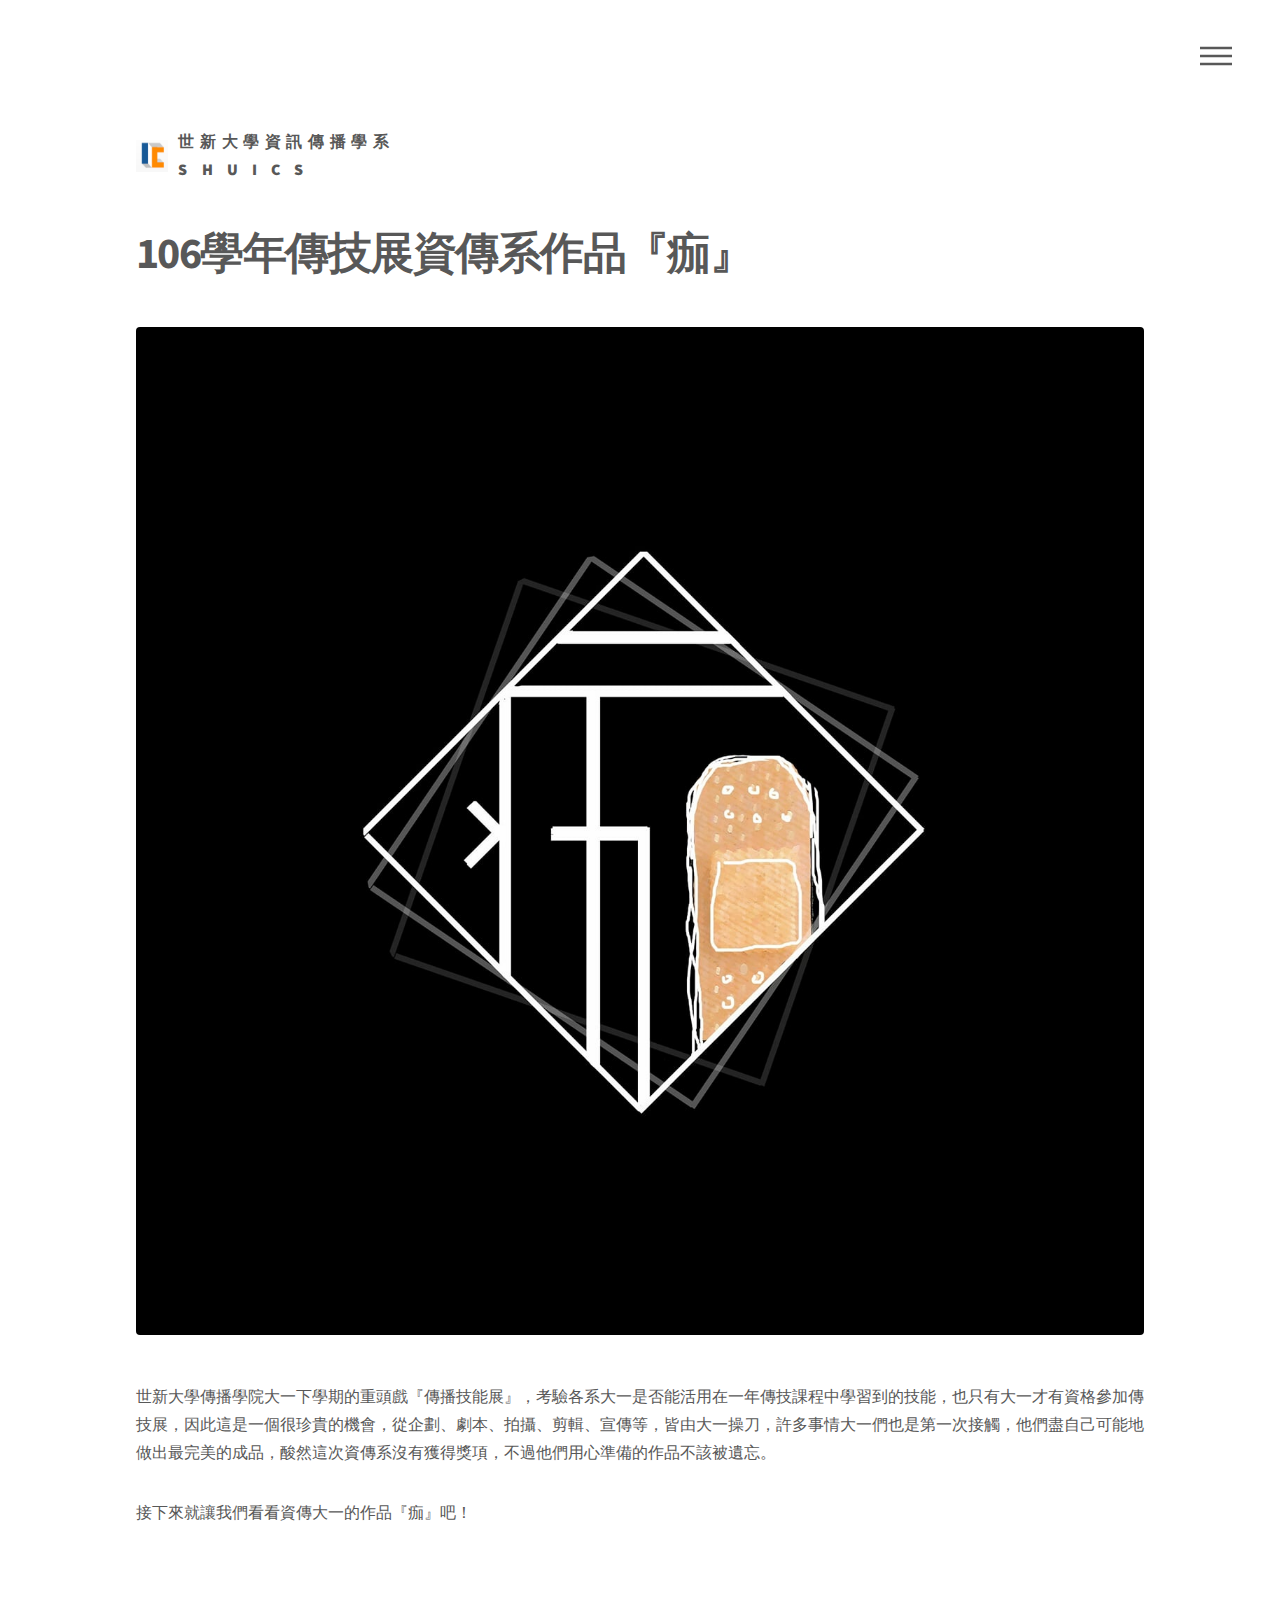
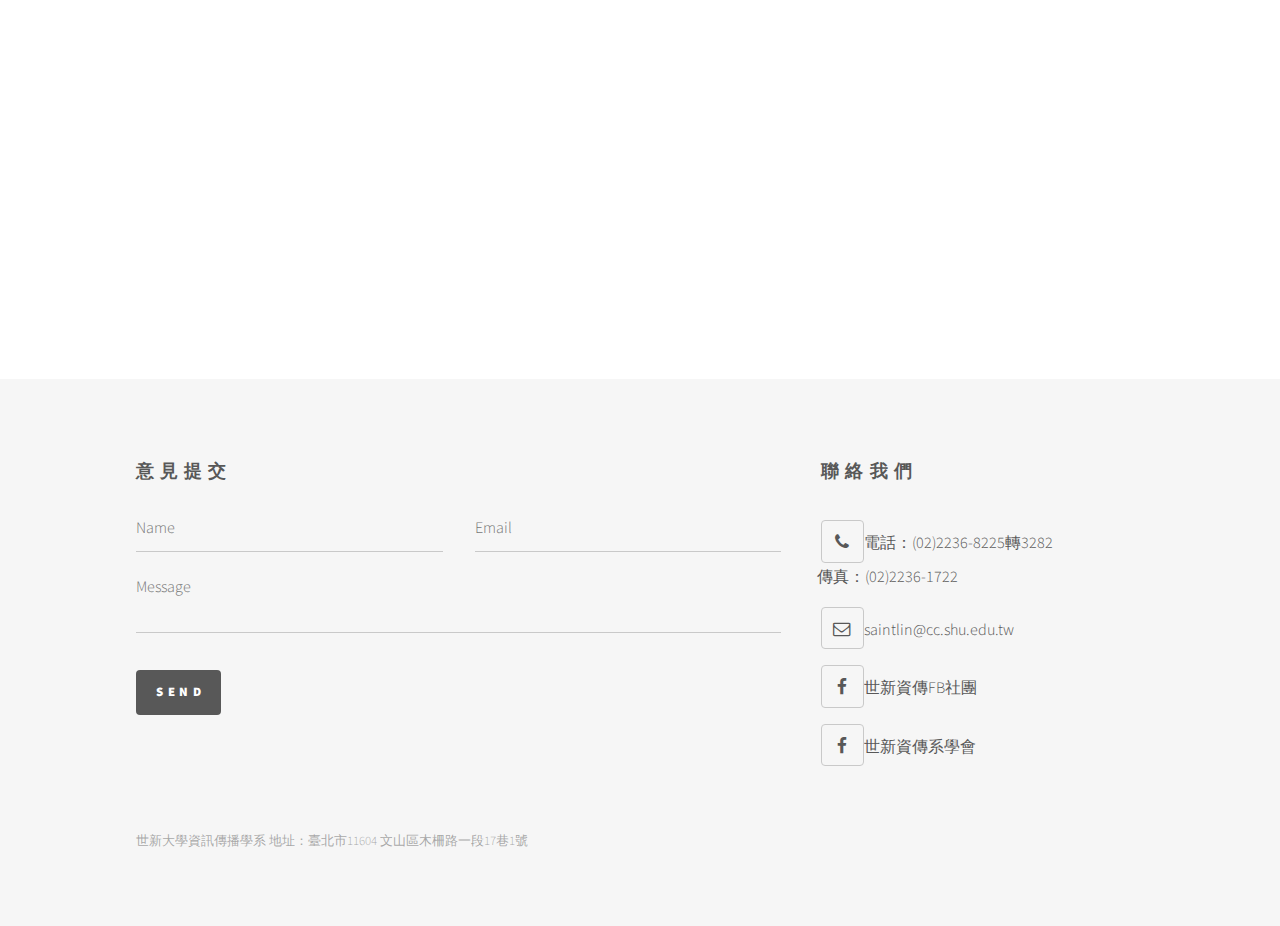
<file: generic6.html>
<!DOCTYPE HTML>
<!--
	Phantom by HTML5 UP
	html5up.net | @ajlkn
	Free for personal and commercial use under the CCA 3.0 license (html5up.net/license)
-->
<html>
	<head>
		<title>世新大學資訊傳播學系</title>
		<meta charset="utf-8" />
		<meta name="viewport" content="width=device-width, initial-scale=1" />
		<!--[if lte IE 8]><script src="assets/js/ie/html5shiv.js"></script><![endif]-->
		<link rel="stylesheet" href="assets/css/main.css" />
		<!--[if lte IE 9]><link rel="stylesheet" href="assets/css/ie9.css" /><![endif]-->
		<!--[if lte IE 8]><link rel="stylesheet" href="assets/css/ie8.css" /><![endif]-->
	</head>
	<body>
		<!-- Wrapper -->
			<div id="wrapper">

				<!-- Header -->
					<header id="header">
						<div class="inner">

							<!-- Logo -->
								<a href="index.html" class="logo">
									<span class="symbol"><img src="images/logo.png" alt="" /></span><span class="title">世新大學資訊傳播學系<br>s&nbsp;h&nbsp;u&nbsp;i&nbsp;c&nbsp;s</span>
								</a>

							<!-- Nav -->
								<nav>
									<ul>
										<li><a href="#menu">Menu</a></li>
									</ul>
								</nav>

						</div>
					</header>

				<!-- Menu -->
					<nav id="menu">
						<h2>Menu</h2>
						<ul>
							<li><a href="index.html">首頁</a></li>
							<li><a href="generic.html">公告</a></li>
							<li><a href="generic2.html">關於資傳</a></li>
							<li><a href="generic3.html">在學生專區</a></li>
							<li><a href="generic00.html">新生幫手</a></li>			

						</ul>
					</nav>

				<!-- Main -->
					<div id="main">
						<div class="inner">
							<h1>106學年傳技展資傳系作品『痂』</h1>
							<span class="image main"><img src="images/poopoo.jpg" alt="" /></span>
							<p>世新大學傳播學院大一下學期的重頭戲『傳播技能展』，考驗各系大一是否能活用在一年傳技課程中學習到的技能，也只有大一才有資格參加傳技展，因此這是一個很珍貴的機會，從企劃、劇本、拍攝、剪輯、宣傳等，皆由大一操刀，許多事情大一們也是第一次接觸，他們盡自己可能地做出最完美的成品，酸然這次資傳系沒有獲得獎項，不過他們用心準備的作品不該被遺忘。</p>
							<P>接下來就讓我們看看資傳大一的作品『痂』吧！</P>
				  
				    
				    <iframe width="560" height="315" src="https://www.youtube.com/embed/3kRzVZkcGa8?rel=0" frameborder="0" allow="autoplay; encrypted-media" allowfullscreen></iframe>   
	                           
						</div>
					</div>

				<!-- Footer -->
					<footer id="footer">
						<div class="inner">
							<section>
								<h2>意見提交</h2>
								<form method="post" action="#">
									<div class="field half first">
										<input type="text" name="name" id="name" placeholder="Name" />
									</div>
									<div class="field half">
										<input type="email" name="email" id="email" placeholder="Email" />
									</div>
									<div class="field">
										<textarea name="message" id="message" placeholder="Message"></textarea>
									</div>
									<ul class="actions">
										<li><input type="submit" value="Send" class="special" /></li>
									</ul>
								</form>
							</section>
							<section>
								<h2>聯絡我們</h2>
								<ul class="icons">									
									<li><a href="tel:(02)2236-8225,,3282" class="icon style2 fa-phone"><span class="label">Phone</span></a></li>電話：(02)2236-8225轉3282<br>&nbsp; &nbsp; 傳真：(02)2236-1722
									<br><li><a href="mailto:saintlin@cc.shu.edu.tw;" class="icon style2 fa-envelope-o"><span class="label">Email</span></a></li>saintlin@cc.shu.edu.tw
									<br><li><a href="https://www.facebook.com/groups/53618211696/about/" class="icon style2 fa-facebook"><span class="label"></span></a></li>世新資傳FB社團
									<br><li><a href="https://www.facebook.com/icssc/" class="icon style2 fa-facebook"><span class="label"></span></a></li>世新資傳系學會
								</ul>
							</section>
							<ul class="copyright">
				            <li>世新大學資訊傳播學系 地址：臺北市11604 文山區木柵路一段17巷1號</li>
							</ul>
						</div>
					</footer>

			</div>

		<!-- Scripts -->
			<script src="assets/js/jquery.min.js"></script>
			<script src="assets/js/skel.min.js"></script>
			<script src="assets/js/util.js"></script>
			<!--[if lte IE 8]><script src="assets/js/ie/respond.min.js"></script><![endif]-->
			<script src="assets/js/main.js"></script>

	</body>
</html>
</file>
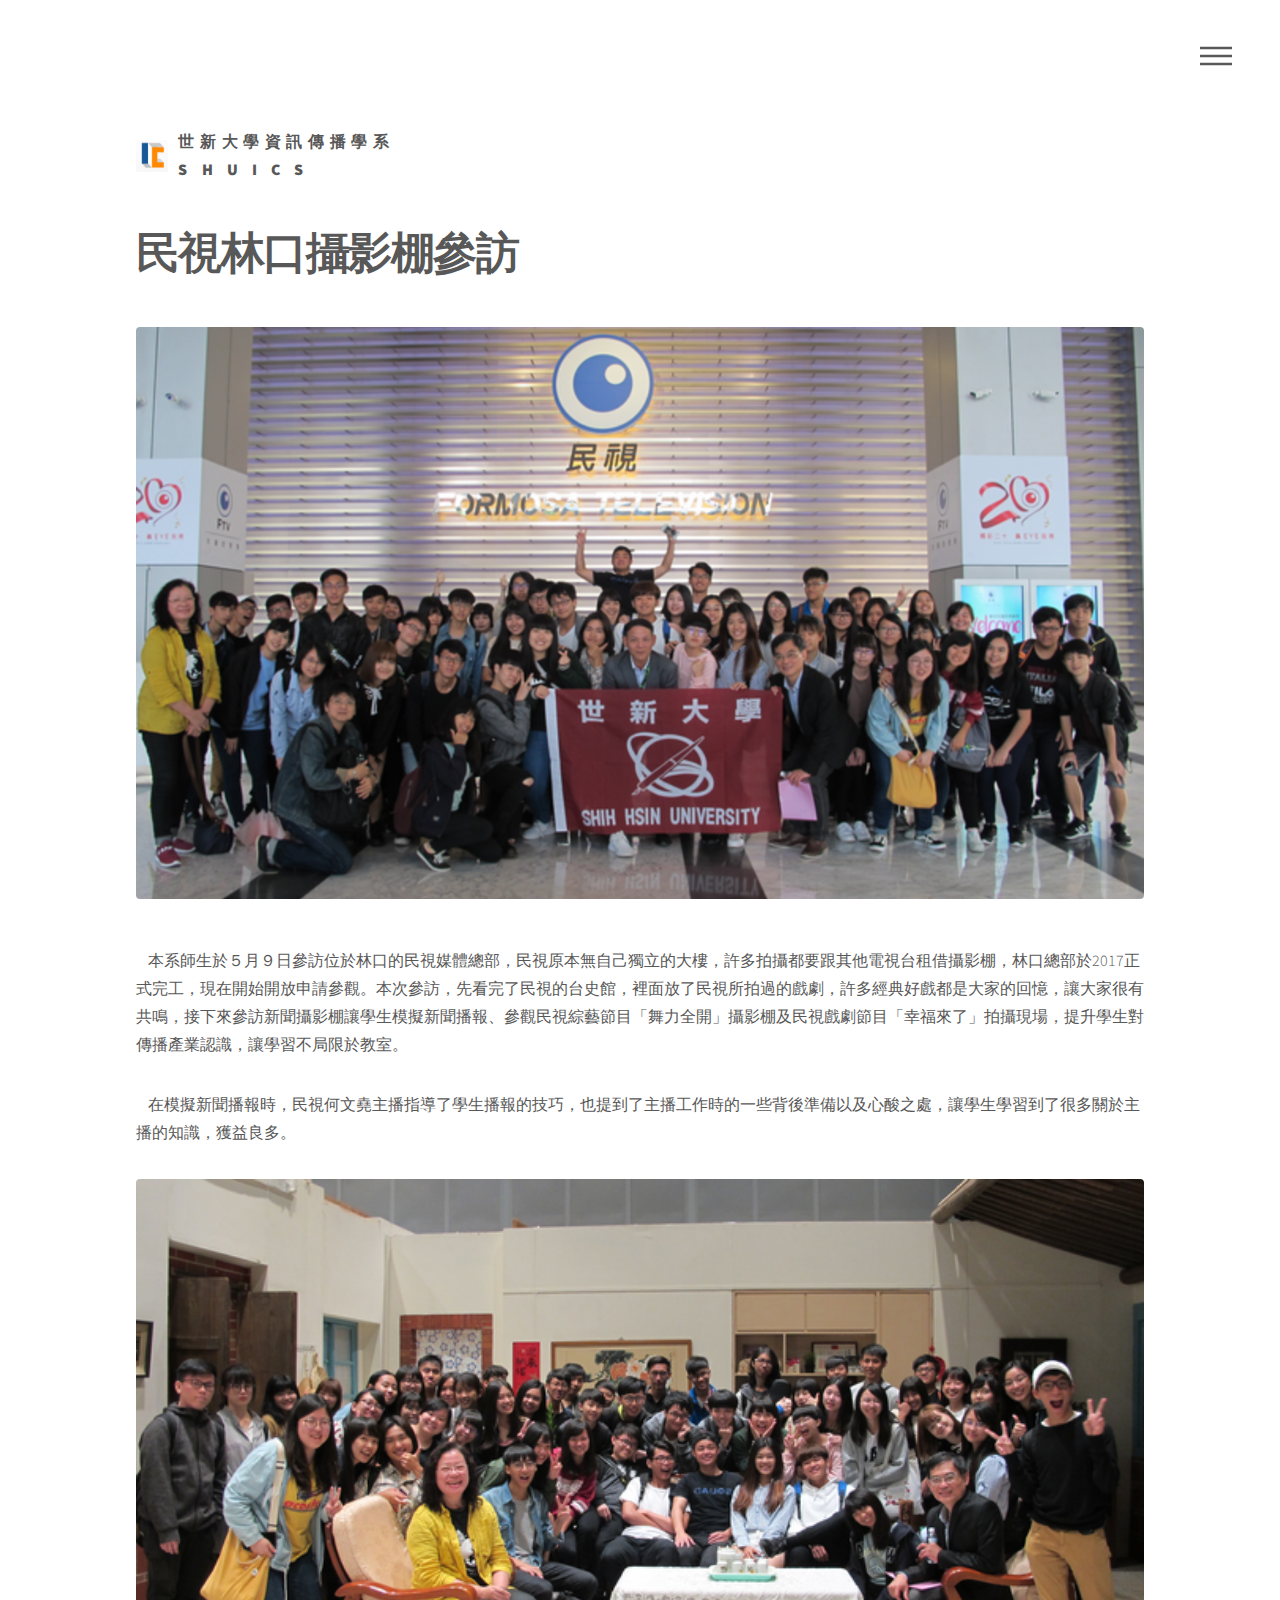
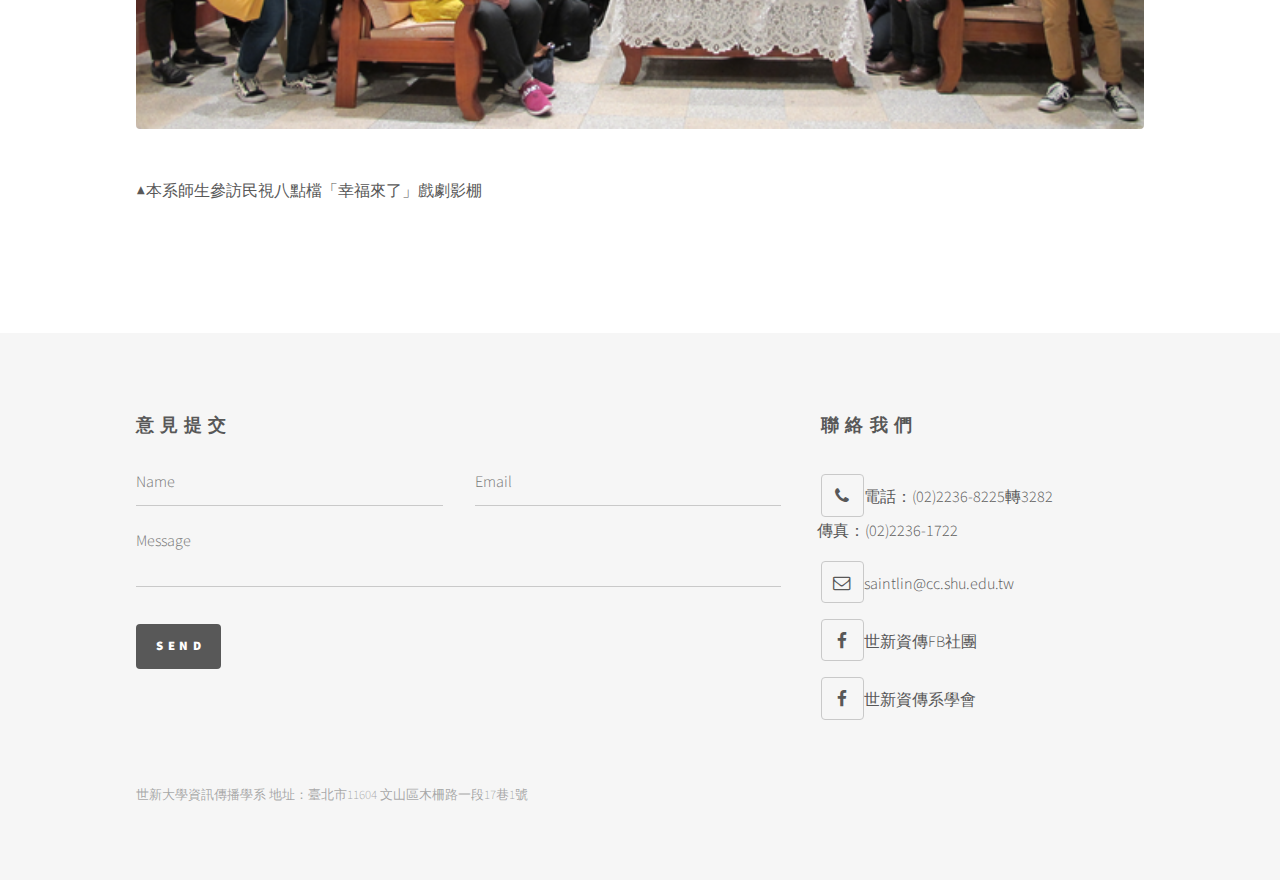
<file: generic7.html>
<!DOCTYPE HTML>
<!--
	Phantom by HTML5 UP
	html5up.net | @ajlkn
	Free for personal and commercial use under the CCA 3.0 license (html5up.net/license)
-->
<html>
	<head>
		<title>世新大學資訊傳播學系</title>
		<meta charset="utf-8" />
		<meta name="viewport" content="width=device-width, initial-scale=1" />
		<!--[if lte IE 8]><script src="assets/js/ie/html5shiv.js"></script><![endif]-->
		<link rel="stylesheet" href="assets/css/main.css" />
		<!--[if lte IE 9]><link rel="stylesheet" href="assets/css/ie9.css" /><![endif]-->
		<!--[if lte IE 8]><link rel="stylesheet" href="assets/css/ie8.css" /><![endif]-->
	</head>
	<body>
		<!-- Wrapper -->
			<div id="wrapper">

				<!-- Header -->
					<header id="header">
						<div class="inner">

							<!-- Logo -->
								<a href="index.html" class="logo">
									<span class="symbol"><img src="images/logo.png" alt="" /></span><span class="title">世新大學資訊傳播學系<br>s&nbsp;h&nbsp;u&nbsp;i&nbsp;c&nbsp;s</span>
								</a>

							<!-- Nav -->
								<nav>
									<ul>
										<li><a href="#menu">Menu</a></li>
									</ul>
								</nav>

						</div>
					</header>

				<!-- Menu -->
					<nav id="menu">
						<h2>Menu</h2>
						<ul>
							<li><a href="index.html">首頁</a></li>
							<li><a href="generic.html">公告</a></li>
							<li><a href="generic.html">關於資傳</a></li>
							<li><a href="generic.html">在學生專區</a></li>
							<li><a href="elements.html">新生幫手</a></li>

						</ul>
					</nav>

				<!-- Main -->
					<div id="main">
						<div class="inner">
							<h1>民視林口攝影棚參訪</h1>
							<span class="image main"><img src="images/tweye.png" alt="" /></span>
				    <P>&nbsp;&nbsp;&nbsp;&nbsp;本系師生於５月９日參訪位於林口的民視媒體總部，民視原本無自己獨立的大樓，許多拍攝都要跟其他電視台租借攝影棚，林口總部於2017正式完工，現在開始開放申請參觀。本次參訪，先看完了民視的台史館，裡面放了民視所拍過的戲劇，許多經典好戲都是大家的回憶，讓大家很有共鳴，接下來參訪新聞攝影棚讓學生模擬新聞播報、參觀民視綜藝節目「舞力全開」攝影棚及民視戲劇節目「幸福來了」拍攝現場，提升學生對傳播產業認識，讓學習不局限於教室。</P>
				    <P>&nbsp;&nbsp;&nbsp;&nbsp;在模擬新聞播報時，民視何文堯主播指導了學生播報的技巧，也提到了主播工作時的一些背後準備以及心酸之處，讓學生學習到了很多關於主播的知識，獲益良多。</P>
				    
				    <span class="image main"><img src="images/IMG.png" alt="" /></span>
				    <p>▲本系師生參訪民視八點檔「幸福來了」戲劇影棚</p>    
	                           
						</div>
					</div>

				<!-- Footer -->
					<footer id="footer">
						<div class="inner">
							<section>
								<h2>意見提交</h2>
								<form method="post" action="#">
									<div class="field half first">
										<input type="text" name="name" id="name" placeholder="Name" />
									</div>
									<div class="field half">
										<input type="email" name="email" id="email" placeholder="Email" />
									</div>
									<div class="field">
										<textarea name="message" id="message" placeholder="Message"></textarea>
									</div>
									<ul class="actions">
										<li><input type="submit" value="Send" class="special" /></li>
									</ul>
								</form>
							</section>
							<section>
								<h2>聯絡我們</h2>
								<ul class="icons">									
									<li><a href="tel:(02)2236-8225,,3282" class="icon style2 fa-phone"><span class="label">Phone</span></a></li>電話：(02)2236-8225轉3282<br>&nbsp; &nbsp; 傳真：(02)2236-1722
									<br><li><a href="mailto:saintlin@cc.shu.edu.tw;" class="icon style2 fa-envelope-o"><span class="label">Email</span></a></li>saintlin@cc.shu.edu.tw
									<br><li><a href="https://www.facebook.com/groups/53618211696/about/" class="icon style2 fa-facebook"><span class="label"></span></a></li>世新資傳FB社團
									<br><li><a href="https://www.facebook.com/icssc/" class="icon style2 fa-facebook"><span class="label"></span></a></li>世新資傳系學會
								</ul>
							</section>
							<ul class="copyright">
				            <li>世新大學資訊傳播學系 地址：臺北市11604 文山區木柵路一段17巷1號</li>
							</ul>
						</div>
					</footer>

			</div>

		<!-- Scripts -->
			<script src="assets/js/jquery.min.js"></script>
			<script src="assets/js/skel.min.js"></script>
			<script src="assets/js/util.js"></script>
			<!--[if lte IE 8]><script src="assets/js/ie/respond.min.js"></script><![endif]-->
			<script src="assets/js/main.js"></script>

	</body>
</html>
</file>
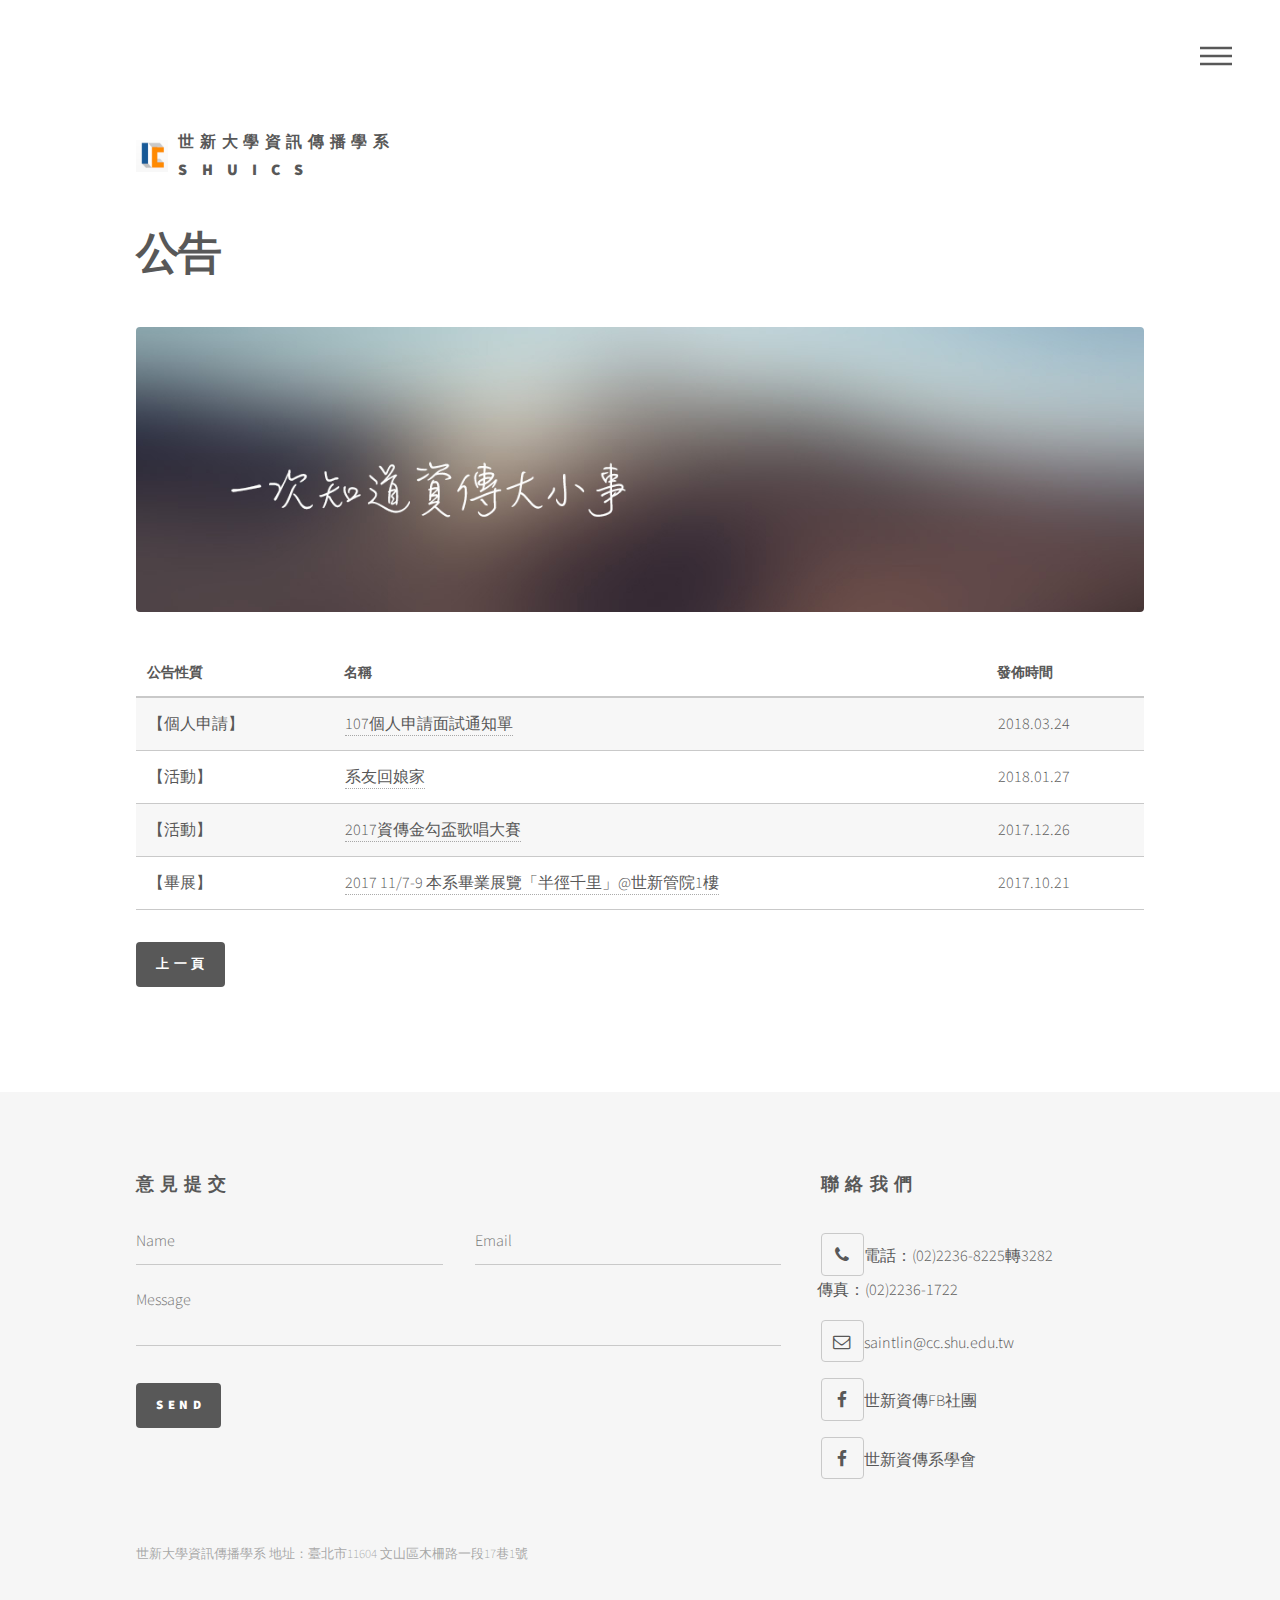
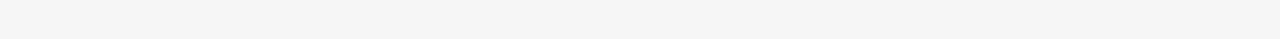
<file: generic87.html>
<!DOCTYPE HTML>
<!--
	Phantom by HTML5 UP
	html5up.net | @ajlkn
	Free for personal and commercial use under the CCA 3.0 license (html5up.net/license)
-->
<html>
	<head>
		<title>世新大學資訊傳播學系</title>
		<meta charset="utf-8" />
		<meta name="viewport" content="width=device-width, initial-scale=1" />
		<!--[if lte IE 8]><script src="assets/js/ie/html5shiv.js"></script><![endif]-->
		<link rel="stylesheet" href="assets/css/main.css" />
		<!--[if lte IE 9]><link rel="stylesheet" href="assets/css/ie9.css" /><![endif]-->
		<!--[if lte IE 8]><link rel="stylesheet" href="assets/css/ie8.css" /><![endif]-->
	</head>
	<body>
		<!-- Wrapper -->
			<div id="wrapper">

				<!-- Header -->
					<header id="header">
						<div class="inner">

							<!-- Logo -->
								<a href="index.html" class="logo">
									<span class="symbol"><img src="images/logo.png" alt="" /></span><span class="title">世新大學資訊傳播學系<br>s&nbsp;h&nbsp;u&nbsp;i&nbsp;c&nbsp;s</span>
								</a>

							<!-- Nav -->
								<nav>
									<ul>
										<li><a href="#menu">Menu</a></li>
									</ul>
								</nav>

						</div>
					</header>

				<!-- Menu -->
					<nav id="menu">
						<h2>Menu</h2>
						<ul>
							<li><a href="index.html">首頁</a></li>
							<li><a href="generic.html">公告</a></li>
							<li><a href="generic2.html">關於資傳</a></li>
							<li><a href="generic3.html">在學生專區</a></li>
							<li><a href="generic00.html">新生幫手</a></li>

						</ul>
					</nav>

				<!-- Main -->
					<div id="main">
						<div class="inner">
							<h1>公告</h1>
							<span class="image main"><img src="images/big.jpg" alt="" /></span>
									<div class="table-wrapper">
										<table>
											<thead>
												<tr>
													<th>公告性質</th>
													<th>名稱</th>
													<th>發佈時間</th>
												</tr>
											</thead>
											<tbody>
												<tr>
													<td>【個人申請】</td>
													<td><a href="images/gs.pdf">107個人申請面試通知單</a></td>
													<td>2018.03.24</td>
												</tr>
												<tr>
													<td>【活動】</td>
													<td><a href="http://ic.shu.edu.tw/13637/%E7%95%A2%E6%A5%AD%E5%A4%9A%E5%B9%B4-%E8%80%81%E5%B8%AB%E8%88%87%E5%90%8C%E5%AD%B8%E5%8F%AF%E5%AE%89%E5%A5%BD">系友回娘家</td>
												<td>2018.01.27</td>
												</tr>
												<tr>
													<td>【活動】</td>
													<td><a href="https://m.facebook.com/story.php?story_fbid=1543307935745075&id=114238965318653">2017資傳金勾盃歌唱大賽</a></td>									
														<td>2017.12.26</td>
												</tr>
												<tr>
													<td>【畢展】</td>
													<td><a href="http://ic.shu.edu.tw/13518/2017-117-9-%E6%9C%AC%E7%B3%BB%E7%95%A2%E6%A5%AD%E5%B1%95%E8%A6%BD%E3%80%8C%E5%8D%8A%E5%BE%91%E5%8D%83%E9%87%8C%E3%80%8D%E4%B8%96%E6%96%B0%E7%AE%A1%E9%99%A21%E6%A8%93">2017 11/7-9 本系畢業展覽「半徑千里」@世新管院1樓</a></td>
													<td>2017.10.21</td>
												</tr>
													
											</tbody>
				
										</table>
										<a href="generic.html" class="button special">上一頁</a>
									</div>
						</div>
					</div>

				<!-- Footer -->
					<footer id="footer">
						<div class="inner">
							<section>
								<h2>意見提交</h2>
								<form method="post" action="#">
									<div class="field half first">
										<input type="text" name="name" id="name" placeholder="Name" />
									</div>
									<div class="field half">
										<input type="email" name="email" id="email" placeholder="Email" />
									</div>
									<div class="field">
										<textarea name="message" id="message" placeholder="Message"></textarea>
									</div>
									<ul class="actions">
										<li><input type="submit" value="Send" class="special" /></li>
									</ul>
								</form>
							</section>
							<section>
								<h2>聯絡我們</h2>
								<ul class="icons">									
									<li><a href="tel:(02)2236-8225,,3282" class="icon style2 fa-phone"><span class="label">Phone</span></a></li>電話：(02)2236-8225轉3282<br>&nbsp; &nbsp; 傳真：(02)2236-1722
									<br><li><a href="mailto:saintlin@cc.shu.edu.tw;" class="icon style2 fa-envelope-o"><span class="label">Email</span></a></li>saintlin@cc.shu.edu.tw
									<br><li><a href="https://www.facebook.com/groups/53618211696/about/" class="icon style2 fa-facebook"><span class="label"></span></a></li>世新資傳FB社團
									<br><li><a href="https://www.facebook.com/icssc/" class="icon style2 fa-facebook"><span class="label"></span></a></li>世新資傳系學會
								</ul>
							</section>
							<ul class="copyright">
				            <li>世新大學資訊傳播學系 地址：臺北市11604 文山區木柵路一段17巷1號</li>
							</ul>
						</div>
					</footer>

			</div>

		<!-- Scripts -->
			<script src="assets/js/jquery.min.js"></script>
			<script src="assets/js/skel.min.js"></script>
			<script src="assets/js/util.js"></script>
			<!--[if lte IE 8]><script src="assets/js/ie/respond.min.js"></script><![endif]-->
			<script src="assets/js/main.js"></script>

	</body>
</html>
</file>
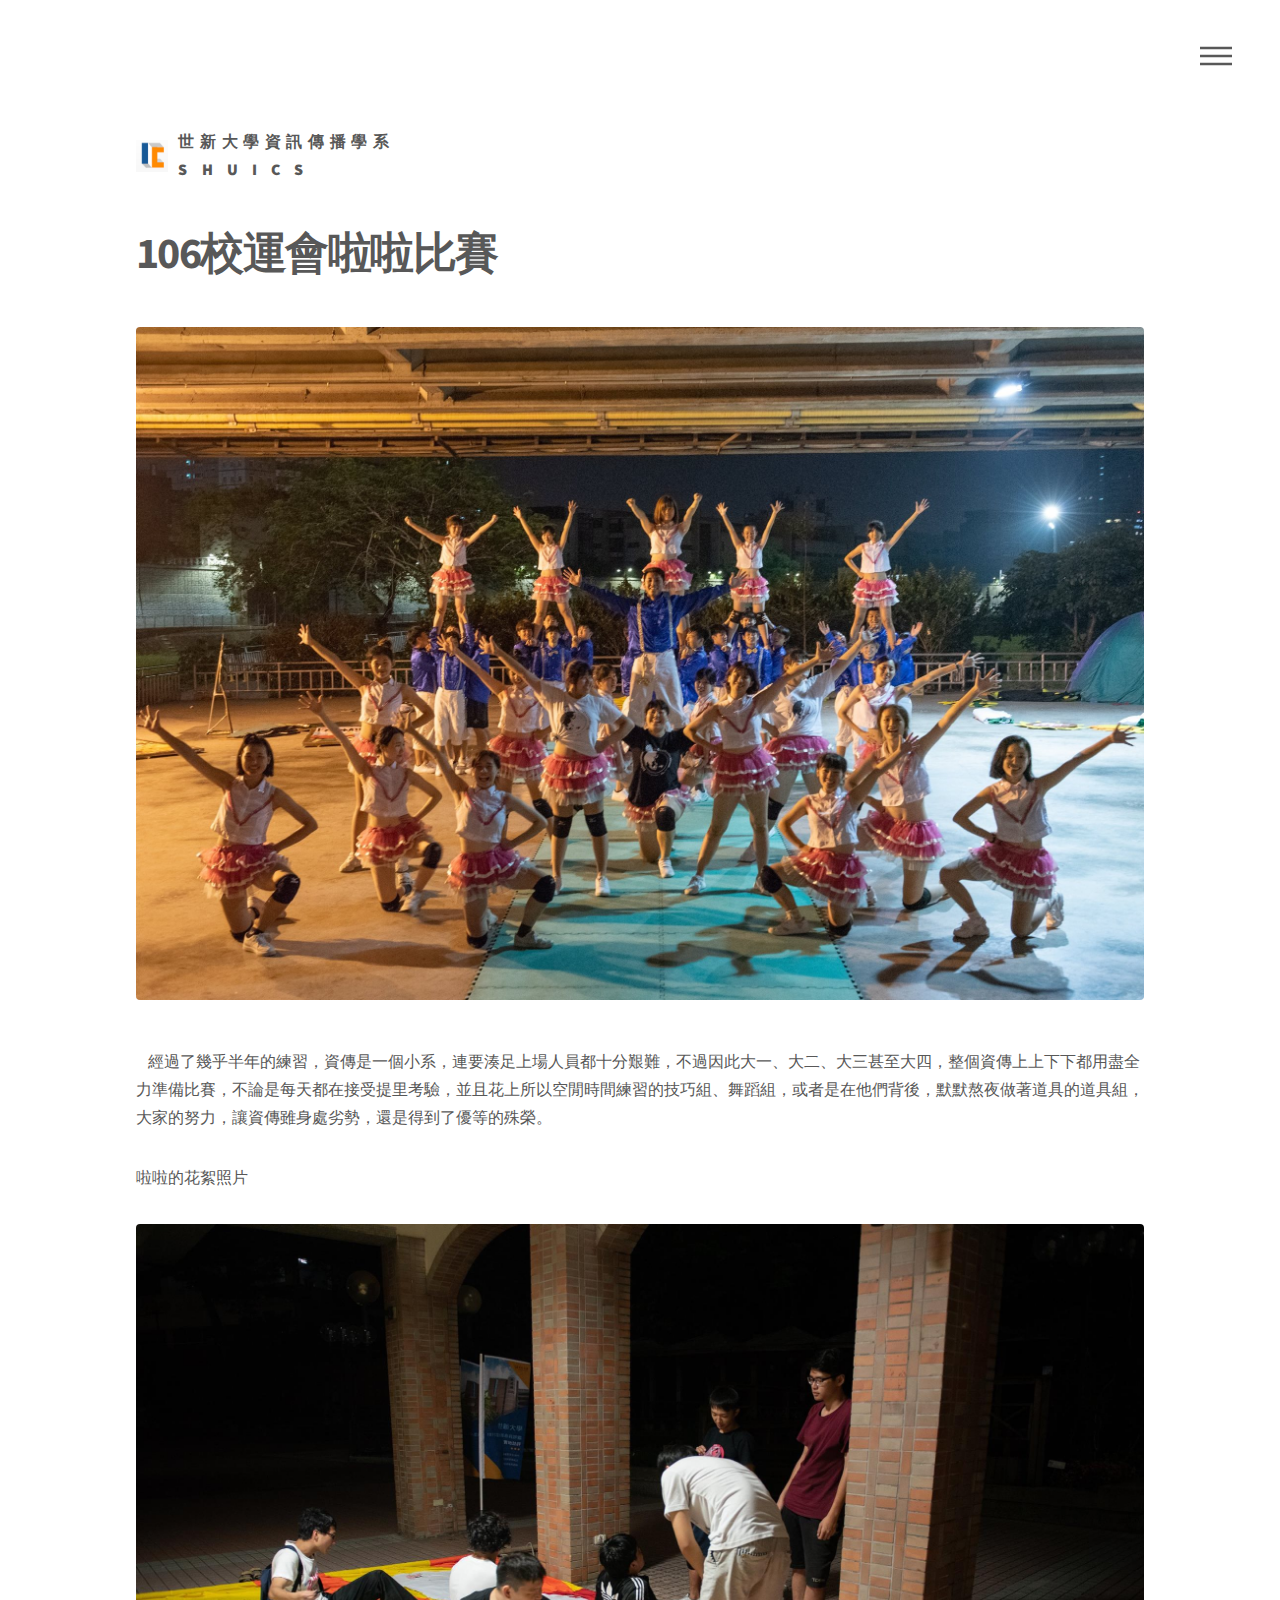
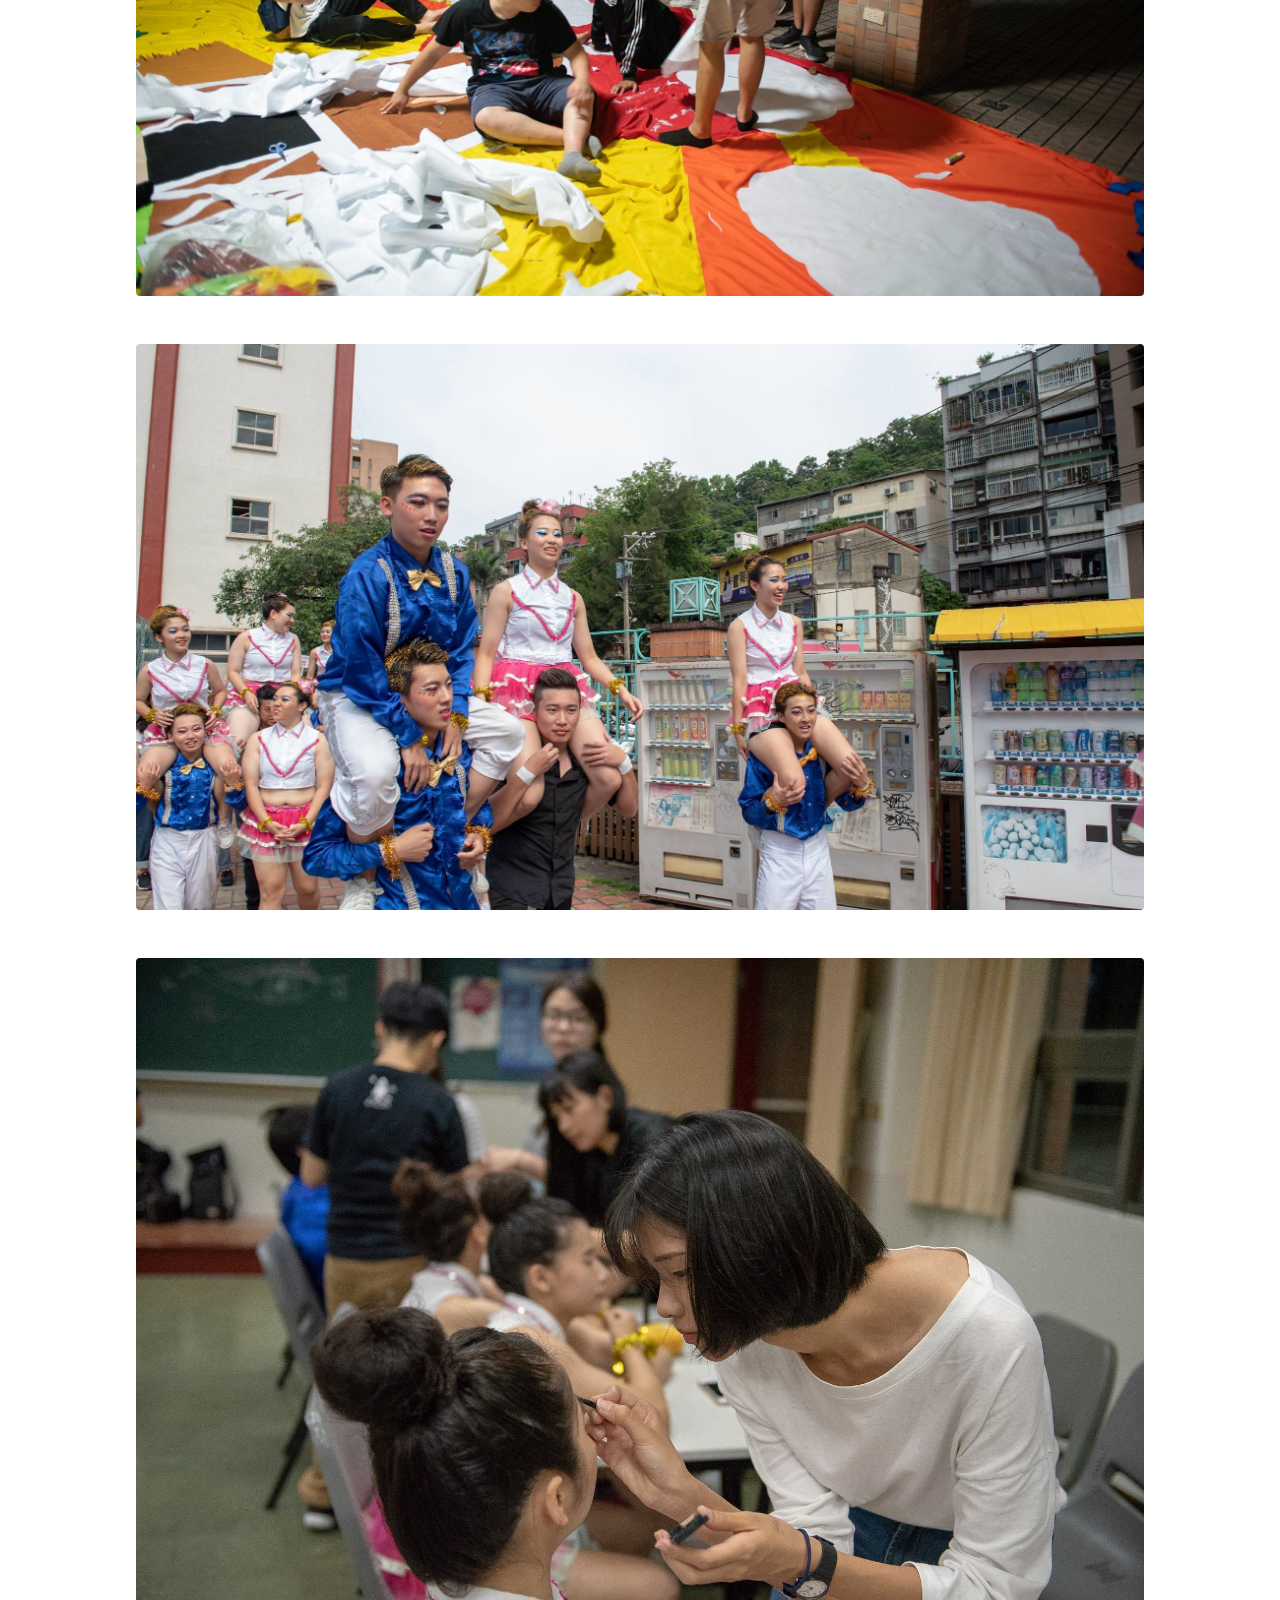
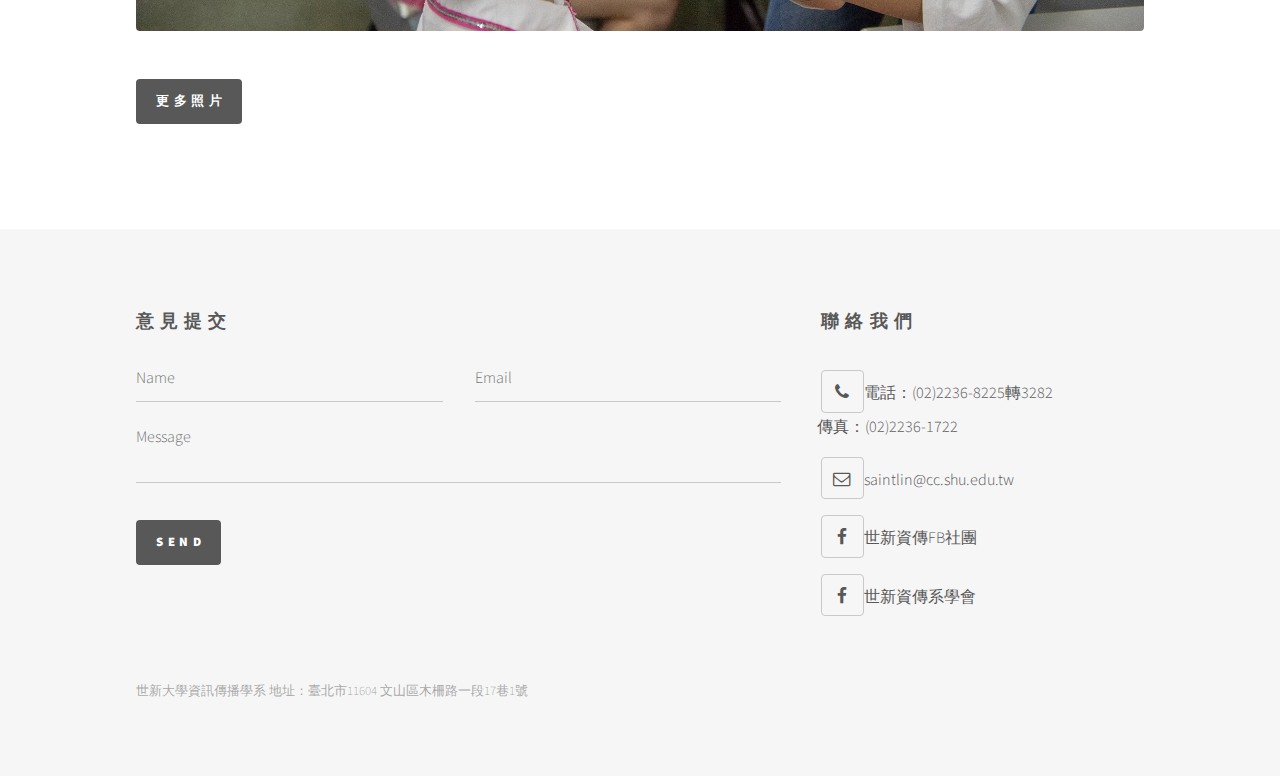
<file: generic9.html>
<!DOCTYPE HTML>
<!--
	Phantom by HTML5 UP
	html5up.net | @ajlkn
	Free for personal and commercial use under the CCA 3.0 license (html5up.net/license)
-->
<html>
	<head>
		<title>世新大學資訊傳播學系</title>
		<meta charset="utf-8" />
		<meta name="viewport" content="width=device-width, initial-scale=1" />
		<!--[if lte IE 8]><script src="assets/js/ie/html5shiv.js"></script><![endif]-->
		<link rel="stylesheet" href="assets/css/main.css" />
		<!--[if lte IE 9]><link rel="stylesheet" href="assets/css/ie9.css" /><![endif]-->
		<!--[if lte IE 8]><link rel="stylesheet" href="assets/css/ie8.css" /><![endif]-->
	</head>
	<body>
		<!-- Wrapper -->
			<div id="wrapper">

				<!-- Header -->
					<header id="header">
						<div class="inner">

							<!-- Logo -->
								<a href="index.html" class="logo">
									<span class="symbol"><img src="images/logo.png" alt="" /></span><span class="title">世新大學資訊傳播學系<br>s&nbsp;h&nbsp;u&nbsp;i&nbsp;c&nbsp;s</span>
								</a>

							<!-- Nav -->
								<nav>
									<ul>
										<li><a href="#menu">Menu</a></li>
									</ul>
								</nav>

						</div>
					</header>

				<!-- Menu -->
					<nav id="menu">
						<h2>Menu</h2>
						<ul>
							<li><a href="index.html">首頁</a></li>
							<li><a href="generic.html">公告</a></li>
							<li><a href="generic2.html">關於資傳</a></li>
							<li><a href="generic3.html">在學生專區</a></li>
							<li><a href="generic00.html">新生幫手</a></li>

						</ul>
					</nav>

				<!-- Main -->
					<div id="main">
						<div class="inner">
							<h1>106校運會啦啦比賽</h1>
							<span class="image main"><img src="images/lala1.jpg" alt="" /></span>
				    <P>&nbsp;&nbsp;&nbsp;&nbsp;經過了幾乎半年的練習，資傳是一個小系，連要湊足上場人員都十分艱難，不過因此大一、大二、大三甚至大四，整個資傳上上下下都用盡全力準備比賽，不論是每天都在接受提里考驗，並且花上所以空閒時間練習的技巧組、舞蹈組，或者是在他們背後，默默熬夜做著道具的道具組，大家的努力，讓資傳雖身處劣勢，還是得到了優等的殊榮。</P>
				    <P>啦啦的花絮照片</P>
				    <span class="image main"><img src="images/lala5.jpg" alt="" /></span>
	                <span class="image main"><img src="images/lala2.jpg" alt="" /></span>
	                <span class="image main"><img src="images/lala3.jpg" alt="" /></span>           
						<a href="https://goo.gl/v9vfKo" class="button special">更多照片</a>
						</div>
					</div>

				<!-- Footer -->
					<footer id="footer">
						<div class="inner">
							<section>
								<h2>意見提交</h2>
								<form method="post" action="#">
									<div class="field half first">
										<input type="text" name="name" id="name" placeholder="Name" />
									</div>
									<div class="field half">
										<input type="email" name="email" id="email" placeholder="Email" />
									</div>
									<div class="field">
										<textarea name="message" id="message" placeholder="Message"></textarea>
									</div>
									<ul class="actions">
										<li><input type="submit" value="Send" class="special" /></li>
									</ul>
								</form>
							</section>
							<section>
								<h2>聯絡我們</h2>
								<ul class="icons">									
									<li><a href="tel:(02)2236-8225,,3282" class="icon style2 fa-phone"><span class="label">Phone</span></a></li>電話：(02)2236-8225轉3282<br>&nbsp; &nbsp; 傳真：(02)2236-1722
									<br><li><a href="mailto:saintlin@cc.shu.edu.tw;" class="icon style2 fa-envelope-o"><span class="label">Email</span></a></li>saintlin@cc.shu.edu.tw
									<br><li><a href="https://www.facebook.com/groups/53618211696/about/" class="icon style2 fa-facebook"><span class="label"></span></a></li>世新資傳FB社團
									<br><li><a href="https://www.facebook.com/icssc/" class="icon style2 fa-facebook"><span class="label"></span></a></li>世新資傳系學會
								</ul>
							</section>
							<ul class="copyright">
				            <li>世新大學資訊傳播學系 地址：臺北市11604 文山區木柵路一段17巷1號</li>
							</ul>
						</div>
					</footer>

			</div>

		<!-- Scripts -->
			<script src="assets/js/jquery.min.js"></script>
			<script src="assets/js/skel.min.js"></script>
			<script src="assets/js/util.js"></script>
			<!--[if lte IE 8]><script src="assets/js/ie/respond.min.js"></script><![endif]-->
			<script src="assets/js/main.js"></script>

	</body>
</html>
</file>
<file: assets/css/ie9.css>
/*
	Phantom by HTML5 UP
	html5up.net | @ajlkn
	Free for personal and commercial use under the CCA 3.0 license (html5up.net/license)
*/

/* Tiles */

	.tiles:after {
		content: '';
		display: block;
		clear: both;
	}

	.tiles article {
		float: left;
	}

		.tiles article > a {
			padding-top: 50%;
			margin-top: -1.75em;
		}

		body:not(.is-touch) .tiles article:hover > .image {
			-moz-transform: none;
			-webkit-transform: none;
			-ms-transform: none;
			transform: none;
		}

/* Footer */

	#footer > .inner section {
		float: left;
	}

	#footer > .inner .copyright {
		clear: both;
		padding-top: 4em;
	}
</file>
<file: assets/css/ie8.css>
/*
	Phantom by HTML5 UP
	html5up.net | @ajlkn
	Free for personal and commercial use under the CCA 3.0 license (html5up.net/license)
*/

/* Form */

	form .field {
		float: none !important;
		width: 100% !important;
		padding-left: 0 !important;
	}

/* Button */

	input[type="submit"],
	input[type="reset"],
	input[type="button"],
	button,
	.button {
		border: solid 2px #585858 !important;
	}

		input[type="submit"]:hover,
		input[type="reset"]:hover,
		input[type="button"]:hover,
		button:hover,
		.button:hover {
			border-color: #f2849e !important;
		}

		input[type="submit"].special,
		input[type="reset"].special,
		input[type="button"].special,
		button.special,
		.button.special {
			border: none !important;
		}

/* Tiles */

	.tiles article > .image:before, .tiles article > .image:after {
		display: none;
	}

/* Header */

	#header .logo .symbol {
		display: none;
	}

	#header nav ul li a[href="#menu"] {
		text-indent: 0;
		width: auto;
		font-size: 0.8em;
	}

		#header nav ul li a[href="#menu"]:before, #header nav ul li a[href="#menu"]:after {
			display: none;
		}

/* Footer */

	#footer > .inner section {
		width: 50%;
		margin-left: 3em;
	}

		#footer > .inner section:first-child {
			margin-left: 0;
			width: 40%;
		}
</file>
<file: assets/css/main.css>
@import url(font-awesome.min.css);
@import url("https://fonts.googleapis.com/css?family=Source+Sans+Pro:300,700,900");

/*
	Phantom by HTML5 UP
	html5up.net | @ajlkn
	Free for personal and commercial use under the CCA 3.0 license (html5up.net/license)
*/

/* Reset */

	html, body, div, span, applet, object, iframe, h1, h2, h3, h4, h5, h6, p, blockquote, pre, a, abbr, acronym, address, big, cite, code, del, dfn, em, img, ins, kbd, q, s, samp, small, strike, strong, sub, sup, tt, var, b, u, i, center, dl, dt, dd, ol, ul, li, fieldset, form, label, legend, table, caption, tbody, tfoot, thead, tr, th, td, article, aside, canvas, details, embed, figure, figcaption, footer, header, hgroup, menu, nav, output, ruby, section, summary, time, mark, audio, video {
		margin: 0;
		padding: 0;
		border: 0;
		font-size: 100%;
		font: inherit;
		vertical-align: baseline;
	}

	article, aside, details, figcaption, figure, footer, header, hgroup, menu, nav, section {
		display: block;
	}

	body {
		line-height: 1;
	}

	ol, ul {
		list-style: none;
	}

	blockquote, q {
		quotes: none;
	}

	blockquote:before, blockquote:after, q:before, q:after {
		content: '';
		content: none;
	}

	table {
		border-collapse: collapse;
		border-spacing: 0;
	}

	body {
		-webkit-text-size-adjust: none;
	}

/* Box Model */

	*, *:before, *:after {
		-moz-box-sizing: border-box;
		-webkit-box-sizing: border-box;
		box-sizing: border-box;
	}

/* Grid */

	.row {
		border-bottom: solid 1px transparent;
		-moz-box-sizing: border-box;
		-webkit-box-sizing: border-box;
		box-sizing: border-box;
	}

	.row > * {
		float: left;
		-moz-box-sizing: border-box;
		-webkit-box-sizing: border-box;
		box-sizing: border-box;
	}

	.row:after, .row:before {
		content: '';
		display: block;
		clear: both;
		height: 0;
	}

	.row.uniform > * > :first-child {
		margin-top: 0;
	}

	.row.uniform > * > :last-child {
		margin-bottom: 0;
	}

	.row.\30 \25 > * {
		padding: 0 0 0 0em;
	}

	.row.\30 \25 {
		margin: 0 0 -1px 0em;
	}

	.row.uniform.\30 \25 > * {
		padding: 0em 0 0 0em;
	}

	.row.uniform.\30 \25 {
		margin: 0em 0 -1px 0em;
	}

	.row > * {
		padding: 0 0 0 2em;
	}

	.row {
		margin: 0 0 -1px -2em;
	}

	.row.uniform > * {
		padding: 2em 0 0 2em;
	}

	.row.uniform {
		margin: -2em 0 -1px -2em;
	}

	.row.\32 00\25 > * {
		padding: 0 0 0 4em;
	}

	.row.\32 00\25 {
		margin: 0 0 -1px -4em;
	}

	.row.uniform.\32 00\25 > * {
		padding: 4em 0 0 4em;
	}

	.row.uniform.\32 00\25 {
		margin: -4em 0 -1px -4em;
	}

	.row.\31 50\25 > * {
		padding: 0 0 0 3em;
	}

	.row.\31 50\25 {
		margin: 0 0 -1px -3em;
	}

	.row.uniform.\31 50\25 > * {
		padding: 3em 0 0 3em;
	}

	.row.uniform.\31 50\25 {
		margin: -3em 0 -1px -3em;
	}

	.row.\35 0\25 > * {
		padding: 0 0 0 1em;
	}

	.row.\35 0\25 {
		margin: 0 0 -1px -1em;
	}

	.row.uniform.\35 0\25 > * {
		padding: 1em 0 0 1em;
	}

	.row.uniform.\35 0\25 {
		margin: -1em 0 -1px -1em;
	}

	.row.\32 5\25 > * {
		padding: 0 0 0 0.5em;
	}

	.row.\32 5\25 {
		margin: 0 0 -1px -0.5em;
	}

	.row.uniform.\32 5\25 > * {
		padding: 0.5em 0 0 0.5em;
	}

	.row.uniform.\32 5\25 {
		margin: -0.5em 0 -1px -0.5em;
	}

	.\31 2u, .\31 2u\24 {
		width: 100%;
		clear: none;
		margin-left: 0;
	}

	.\31 1u, .\31 1u\24 {
		width: 91.6666666667%;
		clear: none;
		margin-left: 0;
	}

	.\31 0u, .\31 0u\24 {
		width: 83.3333333333%;
		clear: none;
		margin-left: 0;
	}

	.\39 u, .\39 u\24 {
		width: 75%;
		clear: none;
		margin-left: 0;
	}

	.\38 u, .\38 u\24 {
		width: 66.6666666667%;
		clear: none;
		margin-left: 0;
	}

	.\37 u, .\37 u\24 {
		width: 58.3333333333%;
		clear: none;
		margin-left: 0;
	}

	.\36 u, .\36 u\24 {
		width: 50%;
		clear: none;
		margin-left: 0;
	}

	.\35 u, .\35 u\24 {
		width: 41.6666666667%;
		clear: none;
		margin-left: 0;
	}

	.\34 u, .\34 u\24 {
		width: 33.3333333333%;
		clear: none;
		margin-left: 0;
	}

	.\33 u, .\33 u\24 {
		width: 25%;
		clear: none;
		margin-left: 0;
	}

	.\32 u, .\32 u\24 {
		width: 16.6666666667%;
		clear: none;
		margin-left: 0;
	}

	.\31 u, .\31 u\24 {
		width: 8.3333333333%;
		clear: none;
		margin-left: 0;
	}

	.\31 2u\24 + *,
	.\31 1u\24 + *,
	.\31 0u\24 + *,
	.\39 u\24 + *,
	.\38 u\24 + *,
	.\37 u\24 + *,
	.\36 u\24 + *,
	.\35 u\24 + *,
	.\34 u\24 + *,
	.\33 u\24 + *,
	.\32 u\24 + *,
	.\31 u\24 + * {
		clear: left;
	}

	.\-11u {
		margin-left: 91.66667%;
	}

	.\-10u {
		margin-left: 83.33333%;
	}

	.\-9u {
		margin-left: 75%;
	}

	.\-8u {
		margin-left: 66.66667%;
	}

	.\-7u {
		margin-left: 58.33333%;
	}

	.\-6u {
		margin-left: 50%;
	}

	.\-5u {
		margin-left: 41.66667%;
	}

	.\-4u {
		margin-left: 33.33333%;
	}

	.\-3u {
		margin-left: 25%;
	}

	.\-2u {
		margin-left: 16.66667%;
	}

	.\-1u {
		margin-left: 8.33333%;
	}

	@media screen and (max-width: 1680px) {

		.row > * {
			padding: 0 0 0 2em;
		}

		.row {
			margin: 0 0 -1px -2em;
		}

		.row.uniform > * {
			padding: 2em 0 0 2em;
		}

		.row.uniform {
			margin: -2em 0 -1px -2em;
		}

		.row.\32 00\25 > * {
			padding: 0 0 0 4em;
		}

		.row.\32 00\25 {
			margin: 0 0 -1px -4em;
		}

		.row.uniform.\32 00\25 > * {
			padding: 4em 0 0 4em;
		}

		.row.uniform.\32 00\25 {
			margin: -4em 0 -1px -4em;
		}

		.row.\31 50\25 > * {
			padding: 0 0 0 3em;
		}

		.row.\31 50\25 {
			margin: 0 0 -1px -3em;
		}

		.row.uniform.\31 50\25 > * {
			padding: 3em 0 0 3em;
		}

		.row.uniform.\31 50\25 {
			margin: -3em 0 -1px -3em;
		}

		.row.\35 0\25 > * {
			padding: 0 0 0 1em;
		}

		.row.\35 0\25 {
			margin: 0 0 -1px -1em;
		}

		.row.uniform.\35 0\25 > * {
			padding: 1em 0 0 1em;
		}

		.row.uniform.\35 0\25 {
			margin: -1em 0 -1px -1em;
		}

		.row.\32 5\25 > * {
			padding: 0 0 0 0.5em;
		}

		.row.\32 5\25 {
			margin: 0 0 -1px -0.5em;
		}

		.row.uniform.\32 5\25 > * {
			padding: 0.5em 0 0 0.5em;
		}

		.row.uniform.\32 5\25 {
			margin: -0.5em 0 -1px -0.5em;
		}

		.\31 2u\28xlarge\29, .\31 2u\24\28xlarge\29 {
			width: 100%;
			clear: none;
			margin-left: 0;
		}

		.\31 1u\28xlarge\29, .\31 1u\24\28xlarge\29 {
			width: 91.6666666667%;
			clear: none;
			margin-left: 0;
		}

		.\31 0u\28xlarge\29, .\31 0u\24\28xlarge\29 {
			width: 83.3333333333%;
			clear: none;
			margin-left: 0;
		}

		.\39 u\28xlarge\29, .\39 u\24\28xlarge\29 {
			width: 75%;
			clear: none;
			margin-left: 0;
		}

		.\38 u\28xlarge\29, .\38 u\24\28xlarge\29 {
			width: 66.6666666667%;
			clear: none;
			margin-left: 0;
		}

		.\37 u\28xlarge\29, .\37 u\24\28xlarge\29 {
			width: 58.3333333333%;
			clear: none;
			margin-left: 0;
		}

		.\36 u\28xlarge\29, .\36 u\24\28xlarge\29 {
			width: 50%;
			clear: none;
			margin-left: 0;
		}

		.\35 u\28xlarge\29, .\35 u\24\28xlarge\29 {
			width: 41.6666666667%;
			clear: none;
			margin-left: 0;
		}

		.\34 u\28xlarge\29, .\34 u\24\28xlarge\29 {
			width: 33.3333333333%;
			clear: none;
			margin-left: 0;
		}

		.\33 u\28xlarge\29, .\33 u\24\28xlarge\29 {
			width: 25%;
			clear: none;
			margin-left: 0;
		}

		.\32 u\28xlarge\29, .\32 u\24\28xlarge\29 {
			width: 16.6666666667%;
			clear: none;
			margin-left: 0;
		}

		.\31 u\28xlarge\29, .\31 u\24\28xlarge\29 {
			width: 8.3333333333%;
			clear: none;
			margin-left: 0;
		}

		.\31 2u\24\28xlarge\29 + *,
		.\31 1u\24\28xlarge\29 + *,
		.\31 0u\24\28xlarge\29 + *,
		.\39 u\24\28xlarge\29 + *,
		.\38 u\24\28xlarge\29 + *,
		.\37 u\24\28xlarge\29 + *,
		.\36 u\24\28xlarge\29 + *,
		.\35 u\24\28xlarge\29 + *,
		.\34 u\24\28xlarge\29 + *,
		.\33 u\24\28xlarge\29 + *,
		.\32 u\24\28xlarge\29 + *,
		.\31 u\24\28xlarge\29 + * {
			clear: left;
		}

		.\-11u\28xlarge\29 {
			margin-left: 91.66667%;
		}

		.\-10u\28xlarge\29 {
			margin-left: 83.33333%;
		}

		.\-9u\28xlarge\29 {
			margin-left: 75%;
		}

		.\-8u\28xlarge\29 {
			margin-left: 66.66667%;
		}

		.\-7u\28xlarge\29 {
			margin-left: 58.33333%;
		}

		.\-6u\28xlarge\29 {
			margin-left: 50%;
		}

		.\-5u\28xlarge\29 {
			margin-left: 41.66667%;
		}

		.\-4u\28xlarge\29 {
			margin-left: 33.33333%;
		}

		.\-3u\28xlarge\29 {
			margin-left: 25%;
		}

		.\-2u\28xlarge\29 {
			margin-left: 16.66667%;
		}

		.\-1u\28xlarge\29 {
			margin-left: 8.33333%;
		}

	}

	@media screen and (max-width: 1280px) {

		.row > * {
			padding: 0 0 0 2em;
		}

		.row {
			margin: 0 0 -1px -2em;
		}

		.row.uniform > * {
			padding: 2em 0 0 2em;
		}

		.row.uniform {
			margin: -2em 0 -1px -2em;
		}

		.row.\32 00\25 > * {
			padding: 0 0 0 4em;
		}

		.row.\32 00\25 {
			margin: 0 0 -1px -4em;
		}

		.row.uniform.\32 00\25 > * {
			padding: 4em 0 0 4em;
		}

		.row.uniform.\32 00\25 {
			margin: -4em 0 -1px -4em;
		}

		.row.\31 50\25 > * {
			padding: 0 0 0 3em;
		}

		.row.\31 50\25 {
			margin: 0 0 -1px -3em;
		}

		.row.uniform.\31 50\25 > * {
			padding: 3em 0 0 3em;
		}

		.row.uniform.\31 50\25 {
			margin: -3em 0 -1px -3em;
		}

		.row.\35 0\25 > * {
			padding: 0 0 0 1em;
		}

		.row.\35 0\25 {
			margin: 0 0 -1px -1em;
		}

		.row.uniform.\35 0\25 > * {
			padding: 1em 0 0 1em;
		}

		.row.uniform.\35 0\25 {
			margin: -1em 0 -1px -1em;
		}

		.row.\32 5\25 > * {
			padding: 0 0 0 0.5em;
		}

		.row.\32 5\25 {
			margin: 0 0 -1px -0.5em;
		}

		.row.uniform.\32 5\25 > * {
			padding: 0.5em 0 0 0.5em;
		}

		.row.uniform.\32 5\25 {
			margin: -0.5em 0 -1px -0.5em;
		}

		.\31 2u\28large\29, .\31 2u\24\28large\29 {
			width: 100%;
			clear: none;
			margin-left: 0;
		}

		.\31 1u\28large\29, .\31 1u\24\28large\29 {
			width: 91.6666666667%;
			clear: none;
			margin-left: 0;
		}

		.\31 0u\28large\29, .\31 0u\24\28large\29 {
			width: 83.3333333333%;
			clear: none;
			margin-left: 0;
		}

		.\39 u\28large\29, .\39 u\24\28large\29 {
			width: 75%;
			clear: none;
			margin-left: 0;
		}

		.\38 u\28large\29, .\38 u\24\28large\29 {
			width: 66.6666666667%;
			clear: none;
			margin-left: 0;
		}

		.\37 u\28large\29, .\37 u\24\28large\29 {
			width: 58.3333333333%;
			clear: none;
			margin-left: 0;
		}

		.\36 u\28large\29, .\36 u\24\28large\29 {
			width: 50%;
			clear: none;
			margin-left: 0;
		}

		.\35 u\28large\29, .\35 u\24\28large\29 {
			width: 41.6666666667%;
			clear: none;
			margin-left: 0;
		}

		.\34 u\28large\29, .\34 u\24\28large\29 {
			width: 33.3333333333%;
			clear: none;
			margin-left: 0;
		}

		.\33 u\28large\29, .\33 u\24\28large\29 {
			width: 25%;
			clear: none;
			margin-left: 0;
		}

		.\32 u\28large\29, .\32 u\24\28large\29 {
			width: 16.6666666667%;
			clear: none;
			margin-left: 0;
		}

		.\31 u\28large\29, .\31 u\24\28large\29 {
			width: 8.3333333333%;
			clear: none;
			margin-left: 0;
		}

		.\31 2u\24\28large\29 + *,
		.\31 1u\24\28large\29 + *,
		.\31 0u\24\28large\29 + *,
		.\39 u\24\28large\29 + *,
		.\38 u\24\28large\29 + *,
		.\37 u\24\28large\29 + *,
		.\36 u\24\28large\29 + *,
		.\35 u\24\28large\29 + *,
		.\34 u\24\28large\29 + *,
		.\33 u\24\28large\29 + *,
		.\32 u\24\28large\29 + *,
		.\31 u\24\28large\29 + * {
			clear: left;
		}

		.\-11u\28large\29 {
			margin-left: 91.66667%;
		}

		.\-10u\28large\29 {
			margin-left: 83.33333%;
		}

		.\-9u\28large\29 {
			margin-left: 75%;
		}

		.\-8u\28large\29 {
			margin-left: 66.66667%;
		}

		.\-7u\28large\29 {
			margin-left: 58.33333%;
		}

		.\-6u\28large\29 {
			margin-left: 50%;
		}

		.\-5u\28large\29 {
			margin-left: 41.66667%;
		}

		.\-4u\28large\29 {
			margin-left: 33.33333%;
		}

		.\-3u\28large\29 {
			margin-left: 25%;
		}

		.\-2u\28large\29 {
			margin-left: 16.66667%;
		}

		.\-1u\28large\29 {
			margin-left: 8.33333%;
		}

	}

	@media screen and (max-width: 980px) {

		.row > * {
			padding: 0 0 0 1.5em;
		}

		.row {
			margin: 0 0 -1px -1.5em;
		}

		.row.uniform > * {
			padding: 1.5em 0 0 1.5em;
		}

		.row.uniform {
			margin: -1.5em 0 -1px -1.5em;
		}

		.row.\32 00\25 > * {
			padding: 0 0 0 3em;
		}

		.row.\32 00\25 {
			margin: 0 0 -1px -3em;
		}

		.row.uniform.\32 00\25 > * {
			padding: 3em 0 0 3em;
		}

		.row.uniform.\32 00\25 {
			margin: -3em 0 -1px -3em;
		}

		.row.\31 50\25 > * {
			padding: 0 0 0 2.25em;
		}

		.row.\31 50\25 {
			margin: 0 0 -1px -2.25em;
		}

		.row.uniform.\31 50\25 > * {
			padding: 2.25em 0 0 2.25em;
		}

		.row.uniform.\31 50\25 {
			margin: -2.25em 0 -1px -2.25em;
		}

		.row.\35 0\25 > * {
			padding: 0 0 0 0.75em;
		}

		.row.\35 0\25 {
			margin: 0 0 -1px -0.75em;
		}

		.row.uniform.\35 0\25 > * {
			padding: 0.75em 0 0 0.75em;
		}

		.row.uniform.\35 0\25 {
			margin: -0.75em 0 -1px -0.75em;
		}

		.row.\32 5\25 > * {
			padding: 0 0 0 0.375em;
		}

		.row.\32 5\25 {
			margin: 0 0 -1px -0.375em;
		}

		.row.uniform.\32 5\25 > * {
			padding: 0.375em 0 0 0.375em;
		}

		.row.uniform.\32 5\25 {
			margin: -0.375em 0 -1px -0.375em;
		}

		.\31 2u\28medium\29, .\31 2u\24\28medium\29 {
			width: 100%;
			clear: none;
			margin-left: 0;
		}

		.\31 1u\28medium\29, .\31 1u\24\28medium\29 {
			width: 91.6666666667%;
			clear: none;
			margin-left: 0;
		}

		.\31 0u\28medium\29, .\31 0u\24\28medium\29 {
			width: 83.3333333333%;
			clear: none;
			margin-left: 0;
		}

		.\39 u\28medium\29, .\39 u\24\28medium\29 {
			width: 75%;
			clear: none;
			margin-left: 0;
		}

		.\38 u\28medium\29, .\38 u\24\28medium\29 {
			width: 66.6666666667%;
			clear: none;
			margin-left: 0;
		}

		.\37 u\28medium\29, .\37 u\24\28medium\29 {
			width: 58.3333333333%;
			clear: none;
			margin-left: 0;
		}

		.\36 u\28medium\29, .\36 u\24\28medium\29 {
			width: 50%;
			clear: none;
			margin-left: 0;
		}

		.\35 u\28medium\29, .\35 u\24\28medium\29 {
			width: 41.6666666667%;
			clear: none;
			margin-left: 0;
		}

		.\34 u\28medium\29, .\34 u\24\28medium\29 {
			width: 33.3333333333%;
			clear: none;
			margin-left: 0;
		}

		.\33 u\28medium\29, .\33 u\24\28medium\29 {
			width: 25%;
			clear: none;
			margin-left: 0;
		}

		.\32 u\28medium\29, .\32 u\24\28medium\29 {
			width: 16.6666666667%;
			clear: none;
			margin-left: 0;
		}

		.\31 u\28medium\29, .\31 u\24\28medium\29 {
			width: 8.3333333333%;
			clear: none;
			margin-left: 0;
		}

		.\31 2u\24\28medium\29 + *,
		.\31 1u\24\28medium\29 + *,
		.\31 0u\24\28medium\29 + *,
		.\39 u\24\28medium\29 + *,
		.\38 u\24\28medium\29 + *,
		.\37 u\24\28medium\29 + *,
		.\36 u\24\28medium\29 + *,
		.\35 u\24\28medium\29 + *,
		.\34 u\24\28medium\29 + *,
		.\33 u\24\28medium\29 + *,
		.\32 u\24\28medium\29 + *,
		.\31 u\24\28medium\29 + * {
			clear: left;
		}

		.\-11u\28medium\29 {
			margin-left: 91.66667%;
		}

		.\-10u\28medium\29 {
			margin-left: 83.33333%;
		}

		.\-9u\28medium\29 {
			margin-left: 75%;
		}

		.\-8u\28medium\29 {
			margin-left: 66.66667%;
		}

		.\-7u\28medium\29 {
			margin-left: 58.33333%;
		}

		.\-6u\28medium\29 {
			margin-left: 50%;
		}

		.\-5u\28medium\29 {
			margin-left: 41.66667%;
		}

		.\-4u\28medium\29 {
			margin-left: 33.33333%;
		}

		.\-3u\28medium\29 {
			margin-left: 25%;
		}

		.\-2u\28medium\29 {
			margin-left: 16.66667%;
		}

		.\-1u\28medium\29 {
			margin-left: 8.33333%;
		}

	}

	@media screen and (max-width: 736px) {

		.row > * {
			padding: 0 0 0 1em;
		}

		.row {
			margin: 0 0 -1px -1em;
		}

		.row.uniform > * {
			padding: 1em 0 0 1em;
		}

		.row.uniform {
			margin: -1em 0 -1px -1em;
		}

		.row.\32 00\25 > * {
			padding: 0 0 0 2em;
		}

		.row.\32 00\25 {
			margin: 0 0 -1px -2em;
		}

		.row.uniform.\32 00\25 > * {
			padding: 2em 0 0 2em;
		}

		.row.uniform.\32 00\25 {
			margin: -2em 0 -1px -2em;
		}

		.row.\31 50\25 > * {
			padding: 0 0 0 1.5em;
		}

		.row.\31 50\25 {
			margin: 0 0 -1px -1.5em;
		}

		.row.uniform.\31 50\25 > * {
			padding: 1.5em 0 0 1.5em;
		}

		.row.uniform.\31 50\25 {
			margin: -1.5em 0 -1px -1.5em;
		}

		.row.\35 0\25 > * {
			padding: 0 0 0 0.5em;
		}

		.row.\35 0\25 {
			margin: 0 0 -1px -0.5em;
		}

		.row.uniform.\35 0\25 > * {
			padding: 0.5em 0 0 0.5em;
		}

		.row.uniform.\35 0\25 {
			margin: -0.5em 0 -1px -0.5em;
		}

		.row.\32 5\25 > * {
			padding: 0 0 0 0.25em;
		}

		.row.\32 5\25 {
			margin: 0 0 -1px -0.25em;
		}

		.row.uniform.\32 5\25 > * {
			padding: 0.25em 0 0 0.25em;
		}

		.row.uniform.\32 5\25 {
			margin: -0.25em 0 -1px -0.25em;
		}

		.\31 2u\28small\29, .\31 2u\24\28small\29 {
			width: 100%;
			clear: none;
			margin-left: 0;
		}

		.\31 1u\28small\29, .\31 1u\24\28small\29 {
			width: 91.6666666667%;
			clear: none;
			margin-left: 0;
		}

		.\31 0u\28small\29, .\31 0u\24\28small\29 {
			width: 83.3333333333%;
			clear: none;
			margin-left: 0;
		}

		.\39 u\28small\29, .\39 u\24\28small\29 {
			width: 75%;
			clear: none;
			margin-left: 0;
		}

		.\38 u\28small\29, .\38 u\24\28small\29 {
			width: 66.6666666667%;
			clear: none;
			margin-left: 0;
		}

		.\37 u\28small\29, .\37 u\24\28small\29 {
			width: 58.3333333333%;
			clear: none;
			margin-left: 0;
		}

		.\36 u\28small\29, .\36 u\24\28small\29 {
			width: 50%;
			clear: none;
			margin-left: 0;
		}

		.\35 u\28small\29, .\35 u\24\28small\29 {
			width: 41.6666666667%;
			clear: none;
			margin-left: 0;
		}

		.\34 u\28small\29, .\34 u\24\28small\29 {
			width: 33.3333333333%;
			clear: none;
			margin-left: 0;
		}

		.\33 u\28small\29, .\33 u\24\28small\29 {
			width: 25%;
			clear: none;
			margin-left: 0;
		}

		.\32 u\28small\29, .\32 u\24\28small\29 {
			width: 16.6666666667%;
			clear: none;
			margin-left: 0;
		}

		.\31 u\28small\29, .\31 u\24\28small\29 {
			width: 8.3333333333%;
			clear: none;
			margin-left: 0;
		}

		.\31 2u\24\28small\29 + *,
		.\31 1u\24\28small\29 + *,
		.\31 0u\24\28small\29 + *,
		.\39 u\24\28small\29 + *,
		.\38 u\24\28small\29 + *,
		.\37 u\24\28small\29 + *,
		.\36 u\24\28small\29 + *,
		.\35 u\24\28small\29 + *,
		.\34 u\24\28small\29 + *,
		.\33 u\24\28small\29 + *,
		.\32 u\24\28small\29 + *,
		.\31 u\24\28small\29 + * {
			clear: left;
		}

		.\-11u\28small\29 {
			margin-left: 91.66667%;
		}

		.\-10u\28small\29 {
			margin-left: 83.33333%;
		}

		.\-9u\28small\29 {
			margin-left: 75%;
		}

		.\-8u\28small\29 {
			margin-left: 66.66667%;
		}

		.\-7u\28small\29 {
			margin-left: 58.33333%;
		}

		.\-6u\28small\29 {
			margin-left: 50%;
		}

		.\-5u\28small\29 {
			margin-left: 41.66667%;
		}

		.\-4u\28small\29 {
			margin-left: 33.33333%;
		}

		.\-3u\28small\29 {
			margin-left: 25%;
		}

		.\-2u\28small\29 {
			margin-left: 16.66667%;
		}

		.\-1u\28small\29 {
			margin-left: 8.33333%;
		}

	}

	@media screen and (max-width: 480px) {

		.row > * {
			padding: 0 0 0 1em;
		}

		.row {
			margin: 0 0 -1px -1em;
		}

		.row.uniform > * {
			padding: 1em 0 0 1em;
		}

		.row.uniform {
			margin: -1em 0 -1px -1em;
		}

		.row.\32 00\25 > * {
			padding: 0 0 0 2em;
		}

		.row.\32 00\25 {
			margin: 0 0 -1px -2em;
		}

		.row.uniform.\32 00\25 > * {
			padding: 2em 0 0 2em;
		}

		.row.uniform.\32 00\25 {
			margin: -2em 0 -1px -2em;
		}

		.row.\31 50\25 > * {
			padding: 0 0 0 1.5em;
		}

		.row.\31 50\25 {
			margin: 0 0 -1px -1.5em;
		}

		.row.uniform.\31 50\25 > * {
			padding: 1.5em 0 0 1.5em;
		}

		.row.uniform.\31 50\25 {
			margin: -1.5em 0 -1px -1.5em;
		}

		.row.\35 0\25 > * {
			padding: 0 0 0 0.5em;
		}

		.row.\35 0\25 {
			margin: 0 0 -1px -0.5em;
		}

		.row.uniform.\35 0\25 > * {
			padding: 0.5em 0 0 0.5em;
		}

		.row.uniform.\35 0\25 {
			margin: -0.5em 0 -1px -0.5em;
		}

		.row.\32 5\25 > * {
			padding: 0 0 0 0.25em;
		}

		.row.\32 5\25 {
			margin: 0 0 -1px -0.25em;
		}

		.row.uniform.\32 5\25 > * {
			padding: 0.25em 0 0 0.25em;
		}

		.row.uniform.\32 5\25 {
			margin: -0.25em 0 -1px -0.25em;
		}

		.\31 2u\28xsmall\29, .\31 2u\24\28xsmall\29 {
			width: 100%;
			clear: none;
			margin-left: 0;
		}

		.\31 1u\28xsmall\29, .\31 1u\24\28xsmall\29 {
			width: 91.6666666667%;
			clear: none;
			margin-left: 0;
		}

		.\31 0u\28xsmall\29, .\31 0u\24\28xsmall\29 {
			width: 83.3333333333%;
			clear: none;
			margin-left: 0;
		}

		.\39 u\28xsmall\29, .\39 u\24\28xsmall\29 {
			width: 75%;
			clear: none;
			margin-left: 0;
		}

		.\38 u\28xsmall\29, .\38 u\24\28xsmall\29 {
			width: 66.6666666667%;
			clear: none;
			margin-left: 0;
		}

		.\37 u\28xsmall\29, .\37 u\24\28xsmall\29 {
			width: 58.3333333333%;
			clear: none;
			margin-left: 0;
		}

		.\36 u\28xsmall\29, .\36 u\24\28xsmall\29 {
			width: 50%;
			clear: none;
			margin-left: 0;
		}

		.\35 u\28xsmall\29, .\35 u\24\28xsmall\29 {
			width: 41.6666666667%;
			clear: none;
			margin-left: 0;
		}

		.\34 u\28xsmall\29, .\34 u\24\28xsmall\29 {
			width: 33.3333333333%;
			clear: none;
			margin-left: 0;
		}

		.\33 u\28xsmall\29, .\33 u\24\28xsmall\29 {
			width: 25%;
			clear: none;
			margin-left: 0;
		}

		.\32 u\28xsmall\29, .\32 u\24\28xsmall\29 {
			width: 16.6666666667%;
			clear: none;
			margin-left: 0;
		}

		.\31 u\28xsmall\29, .\31 u\24\28xsmall\29 {
			width: 8.3333333333%;
			clear: none;
			margin-left: 0;
		}

		.\31 2u\24\28xsmall\29 + *,
		.\31 1u\24\28xsmall\29 + *,
		.\31 0u\24\28xsmall\29 + *,
		.\39 u\24\28xsmall\29 + *,
		.\38 u\24\28xsmall\29 + *,
		.\37 u\24\28xsmall\29 + *,
		.\36 u\24\28xsmall\29 + *,
		.\35 u\24\28xsmall\29 + *,
		.\34 u\24\28xsmall\29 + *,
		.\33 u\24\28xsmall\29 + *,
		.\32 u\24\28xsmall\29 + *,
		.\31 u\24\28xsmall\29 + * {
			clear: left;
		}

		.\-11u\28xsmall\29 {
			margin-left: 91.66667%;
		}

		.\-10u\28xsmall\29 {
			margin-left: 83.33333%;
		}

		.\-9u\28xsmall\29 {
			margin-left: 75%;
		}

		.\-8u\28xsmall\29 {
			margin-left: 66.66667%;
		}

		.\-7u\28xsmall\29 {
			margin-left: 58.33333%;
		}

		.\-6u\28xsmall\29 {
			margin-left: 50%;
		}

		.\-5u\28xsmall\29 {
			margin-left: 41.66667%;
		}

		.\-4u\28xsmall\29 {
			margin-left: 33.33333%;
		}

		.\-3u\28xsmall\29 {
			margin-left: 25%;
		}

		.\-2u\28xsmall\29 {
			margin-left: 16.66667%;
		}

		.\-1u\28xsmall\29 {
			margin-left: 8.33333%;
		}

	}

	@media screen and (max-width: 360px) {

		.row > * {
			padding: 0 0 0 1em;
		}

		.row {
			margin: 0 0 -1px -1em;
		}

		.row.uniform > * {
			padding: 1em 0 0 1em;
		}

		.row.uniform {
			margin: -1em 0 -1px -1em;
		}

		.row.\32 00\25 > * {
			padding: 0 0 0 2em;
		}

		.row.\32 00\25 {
			margin: 0 0 -1px -2em;
		}

		.row.uniform.\32 00\25 > * {
			padding: 2em 0 0 2em;
		}

		.row.uniform.\32 00\25 {
			margin: -2em 0 -1px -2em;
		}

		.row.\31 50\25 > * {
			padding: 0 0 0 1.5em;
		}

		.row.\31 50\25 {
			margin: 0 0 -1px -1.5em;
		}

		.row.uniform.\31 50\25 > * {
			padding: 1.5em 0 0 1.5em;
		}

		.row.uniform.\31 50\25 {
			margin: -1.5em 0 -1px -1.5em;
		}

		.row.\35 0\25 > * {
			padding: 0 0 0 0.5em;
		}

		.row.\35 0\25 {
			margin: 0 0 -1px -0.5em;
		}

		.row.uniform.\35 0\25 > * {
			padding: 0.5em 0 0 0.5em;
		}

		.row.uniform.\35 0\25 {
			margin: -0.5em 0 -1px -0.5em;
		}

		.row.\32 5\25 > * {
			padding: 0 0 0 0.25em;
		}

		.row.\32 5\25 {
			margin: 0 0 -1px -0.25em;
		}

		.row.uniform.\32 5\25 > * {
			padding: 0.25em 0 0 0.25em;
		}

		.row.uniform.\32 5\25 {
			margin: -0.25em 0 -1px -0.25em;
		}

		.\31 2u\28xxsmall\29, .\31 2u\24\28xxsmall\29 {
			width: 100%;
			clear: none;
			margin-left: 0;
		}

		.\31 1u\28xxsmall\29, .\31 1u\24\28xxsmall\29 {
			width: 91.6666666667%;
			clear: none;
			margin-left: 0;
		}

		.\31 0u\28xxsmall\29, .\31 0u\24\28xxsmall\29 {
			width: 83.3333333333%;
			clear: none;
			margin-left: 0;
		}

		.\39 u\28xxsmall\29, .\39 u\24\28xxsmall\29 {
			width: 75%;
			clear: none;
			margin-left: 0;
		}

		.\38 u\28xxsmall\29, .\38 u\24\28xxsmall\29 {
			width: 66.6666666667%;
			clear: none;
			margin-left: 0;
		}

		.\37 u\28xxsmall\29, .\37 u\24\28xxsmall\29 {
			width: 58.3333333333%;
			clear: none;
			margin-left: 0;
		}

		.\36 u\28xxsmall\29, .\36 u\24\28xxsmall\29 {
			width: 50%;
			clear: none;
			margin-left: 0;
		}

		.\35 u\28xxsmall\29, .\35 u\24\28xxsmall\29 {
			width: 41.6666666667%;
			clear: none;
			margin-left: 0;
		}

		.\34 u\28xxsmall\29, .\34 u\24\28xxsmall\29 {
			width: 33.3333333333%;
			clear: none;
			margin-left: 0;
		}

		.\33 u\28xxsmall\29, .\33 u\24\28xxsmall\29 {
			width: 25%;
			clear: none;
			margin-left: 0;
		}

		.\32 u\28xxsmall\29, .\32 u\24\28xxsmall\29 {
			width: 16.6666666667%;
			clear: none;
			margin-left: 0;
		}

		.\31 u\28xxsmall\29, .\31 u\24\28xxsmall\29 {
			width: 8.3333333333%;
			clear: none;
			margin-left: 0;
		}

		.\31 2u\24\28xxsmall\29 + *,
		.\31 1u\24\28xxsmall\29 + *,
		.\31 0u\24\28xxsmall\29 + *,
		.\39 u\24\28xxsmall\29 + *,
		.\38 u\24\28xxsmall\29 + *,
		.\37 u\24\28xxsmall\29 + *,
		.\36 u\24\28xxsmall\29 + *,
		.\35 u\24\28xxsmall\29 + *,
		.\34 u\24\28xxsmall\29 + *,
		.\33 u\24\28xxsmall\29 + *,
		.\32 u\24\28xxsmall\29 + *,
		.\31 u\24\28xxsmall\29 + * {
			clear: left;
		}

		.\-11u\28xxsmall\29 {
			margin-left: 91.66667%;
		}

		.\-10u\28xxsmall\29 {
			margin-left: 83.33333%;
		}

		.\-9u\28xxsmall\29 {
			margin-left: 75%;
		}

		.\-8u\28xxsmall\29 {
			margin-left: 66.66667%;
		}

		.\-7u\28xxsmall\29 {
			margin-left: 58.33333%;
		}

		.\-6u\28xxsmall\29 {
			margin-left: 50%;
		}

		.\-5u\28xxsmall\29 {
			margin-left: 41.66667%;
		}

		.\-4u\28xxsmall\29 {
			margin-left: 33.33333%;
		}

		.\-3u\28xxsmall\29 {
			margin-left: 25%;
		}

		.\-2u\28xxsmall\29 {
			margin-left: 16.66667%;
		}

		.\-1u\28xxsmall\29 {
			margin-left: 8.33333%;
		}

	}

/* Basic */

	@-ms-viewport {
		width: device-width;
	}

	body {
		-ms-overflow-style: scrollbar;
	}

	@media screen and (max-width: 480px) {

		html, body {
			min-width: 320px;
		}

	}

	body {
		background: #ffffff;
	}

		body.is-loading *, body.is-loading *:before, body.is-loading *:after {
			-moz-animation: none !important;
			-webkit-animation: none !important;
			-ms-animation: none !important;
			animation: none !important;
			-moz-transition: none !important;
			-webkit-transition: none !important;
			-ms-transition: none !important;
			transition: none !important;
		}

/* Type */

	body, input, select, textarea {
		color: #585858;
		font-family: "Source Sans Pro", Helvetica, sans-serif;
		font-size: 16pt;
		font-weight: 300;
		line-height: 1.75;
	}

		@media screen and (max-width: 1680px) {

			body, input, select, textarea {
				font-size: 14pt;
			}

		}

		@media screen and (max-width: 1280px) {

			body, input, select, textarea {
				font-size: 12pt;
			}

		}

	a {
		-moz-transition: border-bottom-color 0.2s ease, color 0.2s ease;
		-webkit-transition: border-bottom-color 0.2s ease, color 0.2s ease;
		-ms-transition: border-bottom-color 0.2s ease, color 0.2s ease;
		transition: border-bottom-color 0.2s ease, color 0.2s ease;
		text-decoration: none;
		color: #585858;
		border-bottom: dotted 1px rgba(88, 88, 88, 0.5);
	}

		a:hover {
			border-bottom-color: transparent;
			color: #f2849e !important;
		}

	strong, b {
		font-weight: 900;
	}

	em, i {
		font-style: italic;
	}

	p {
		margin: 0 0 2em 0;
	}

	h1 {
		font-size: 2.75em;
		font-weight: 700;
		line-height: 1.3;
		margin: 0 0 1em 0;
		letter-spacing: -0.035em;
	}

		h1 a {
			color: inherit;
		}

		@media screen and (max-width: 736px) {

			h1 {
				font-size: 2em;
				margin: 0 0 1em 0;
			}

		}

		@media screen and (max-width: 360px) {

			h1 {
				font-size: 1.75em;
			}

		}

	h2, h3, h4, h5, h6 {
		font-weight: 900;
		line-height: 1.5;
		margin: 0 0 2em 0;
		text-transform: uppercase;
		letter-spacing: 0.35em;
	}

		h2 a, h3 a, h4 a, h5 a, h6 a {
			color: inherit;
		}

	h2 {
		font-size: 1.1em;
	}

	h3 {
		font-size: 1em;
	}

	h4 {
		font-size: 0.8em;
	}

	h5 {
		font-size: 0.8em;
	}

	h6 {
		font-size: 0.8em;
	}

	@media screen and (max-width: 980px) {

		h1 br, h2 br, h3 br, h4 br, h5 br, h6 br {
			display: none;
		}

	}

	@media screen and (max-width: 736px) {

		h2 {
			font-size: 1em;
		}

		h3 {
			font-size: 0.8em;
		}

	}

	sub {
		font-size: 0.8em;
		position: relative;
		top: 0.5em;
	}

	sup {
		font-size: 0.8em;
		position: relative;
		top: -0.5em;
	}

	blockquote {
		border-left: solid 4px #c9c9c9;
		font-style: italic;
		margin: 0 0 2em 0;
		padding: 0.5em 0 0.5em 2em;
	}

	code {
		background: rgba(144, 144, 144, 0.075);
		border-radius: 4px;
		border: solid 1px #c9c9c9;
		font-family: "Courier New", monospace;
		font-size: 0.9em;
		margin: 0 0.25em;
		padding: 0.25em 0.65em;
	}

	pre {
		-webkit-overflow-scrolling: touch;
		font-family: "Courier New", monospace;
		font-size: 0.9em;
		margin: 0 0 2em 0;
	}

		pre code {
			display: block;
			line-height: 1.75;
			padding: 1em 1.5em;
			overflow-x: auto;
		}

	hr {
		border: 0;
		border-bottom: solid 1px #c9c9c9;
		margin: 2em 0;
	}

		hr.major {
			margin: 3em 0;
		}

	.align-left {
		text-align: left;
	}

	.align-center {
		text-align: center;
	}

	.align-right {
		text-align: right;
	}

/* Section/Article */

	section.special, article.special {
		text-align: center;
	}

	header p {
		margin-top: -1em;
	}

	@media screen and (max-width: 736px) {

		header p {
			margin-top: 0;
		}

	}

/* Icon */

	.icon {
		text-decoration: none;
		border-bottom: none;
		position: relative;
	}

		.icon:before {
			-moz-osx-font-smoothing: grayscale;
			-webkit-font-smoothing: antialiased;
			font-family: FontAwesome;
			font-style: normal;
			font-weight: normal;
			text-transform: none !important;
		}

		.icon > .label {
			display: none;
		}

		.icon.style2 {
			-moz-transition: background-color 0.2s ease-in-out, color 0.2s ease-in-out, border-color 0.2s ease-in-out;
			-webkit-transition: background-color 0.2s ease-in-out, color 0.2s ease-in-out, border-color 0.2s ease-in-out;
			-ms-transition: background-color 0.2s ease-in-out, color 0.2s ease-in-out, border-color 0.2s ease-in-out;
			transition: background-color 0.2s ease-in-out, color 0.2s ease-in-out, border-color 0.2s ease-in-out;
			background-color: transparent;
			border: solid 1px #c9c9c9;
			border-radius: 4px;
			width: 2.65em;
			height: 2.65em;
			display: inline-block;
			text-align: center;
			line-height: 2.65em;
			color: inherit;
		}

			.icon.style2:before {
				font-size: 1.1em;
			}

			.icon.style2:hover {
				color: #f2849e;
				border-color: #f2849e;
			}

			.icon.style2:active {
				background-color: rgba(242, 132, 158, 0.1);
			}

/* List */

	ol {
		list-style: decimal;
		margin: 0 0 2em 0;
		padding-left: 1.25em;
	}

		ol li {
			padding-left: 0.25em;
		}

	ul {
		list-style: disc;
		margin: 0 0 2em 0;
		padding-left: 1em;
	}

		ul li {
			padding-left: 0.5em;
		}

		ul.alt {
			list-style: none;
			padding-left: 0;
		}

			ul.alt li {
				border-top: solid 1px #c9c9c9;
				padding: 0.5em 0;
			}

				ul.alt li:first-child {
					border-top: 0;
					padding-top: 0;
				}

		ul.icons {
			cursor: default;
			list-style: none;
			padding-left: 0;
			margin: -1em 0 2em -1em;
		}

			ul.icons li {
				display: inline-block;
				padding: 1em 0 0 1em;
			}

		ul.actions {
			cursor: default;
			list-style: none;
			padding-left: 0;
		}

			ul.actions li {
				display: inline-block;
				padding: 0 1em 0 0;
				vertical-align: middle;
			}

				ul.actions li:last-child {
					padding-right: 0;
				}

			ul.actions.small li {
				padding: 0 0.5em 0 0;
			}

			ul.actions.vertical li {
				display: block;
				padding: 1em 0 0 0;
			}

				ul.actions.vertical li:first-child {
					padding-top: 0;
				}

				ul.actions.vertical li > * {
					margin-bottom: 0;
				}

			ul.actions.vertical.small li {
				padding: 0.5em 0 0 0;
			}

				ul.actions.vertical.small li:first-child {
					padding-top: 0;
				}

			ul.actions.fit {
				display: table;
				margin-left: -1em;
				padding: 0;
				table-layout: fixed;
				width: calc(100% + 1em);
			}

				ul.actions.fit li {
					display: table-cell;
					padding: 0 0 0 1em;
				}

					ul.actions.fit li > * {
						margin-bottom: 0;
					}

				ul.actions.fit.small {
					margin-left: -0.5em;
					width: calc(100% + 0.5em);
				}

					ul.actions.fit.small li {
						padding: 0 0 0 0.5em;
					}

			@media screen and (max-width: 480px) {

				ul.actions {
					margin: 0 0 2em 0;
				}

					ul.actions li {
						padding: 1em 0 0 0;
						display: block;
						text-align: center;
						width: 100%;
					}

						ul.actions li:first-child {
							padding-top: 0;
						}

						ul.actions li > * {
							width: 100%;
							margin: 0 !important;
						}

							ul.actions li > *.icon:before {
								margin-left: -2em;
							}

					ul.actions.small li {
						padding: 0.5em 0 0 0;
					}

						ul.actions.small li:first-child {
							padding-top: 0;
						}

			}

	dl {
		margin: 0 0 2em 0;
	}

		dl dt {
			display: block;
			font-weight: 900;
			margin: 0 0 1em 0;
		}

		dl dd {
			margin-left: 2em;
		}

/* Form */

	form {
		margin: -1em 0 2em 0;
	}

		form:after {
			content: '';
			display: block;
			clear: both;
			height: 1px;
		}

		form .field {
			position: relative;
			float: left;
			margin: 0 0 1.3em 0;
			vertical-align: top;
			width: 100%;
		}

		form .half {
			width: calc(50% + 1em) !important;
			padding-left: 2em;
		}

		form .half.first {
			width: calc(50% - 1em) !important;
			padding-left: 0;
		}

		form :last-child {
			margin-bottom: 0;
		}

		form .half:nth-last-child(2) {
			margin-bottom: 0;
		}

		form .actions {
			position: relative;
			clear: both;
			padding-top: 1em;
		}

		@media screen and (max-width: 480px) {

			form .half {
				width: 100% !important;
				padding-left: 0;
			}

			form .half.first {
				width: 100% !important;
				padding-left: 0;
			}

			form .half:nth-last-child(2) {
				margin: 0 0 1.3em 0;
			}

		}

	label {
		display: block;
		font-size: 0.9em;
		font-weight: 900;
		margin: 0 0 1em 0;
	}

	input[type="text"],
	input[type="password"],
	input[type="email"],
	input[type="tel"],
	select,
	textarea {
		-moz-appearance: none;
		-webkit-appearance: none;
		-ms-appearance: none;
		appearance: none;
		background-color: transparent;
		border: none;
		border-radius: 0;
		border-bottom: solid 1px #c9c9c9;
		color: inherit;
		display: block;
		outline: 0;
		padding: 0;
		text-decoration: none;
		width: 100%;
	}

		input[type="text"]:invalid,
		input[type="password"]:invalid,
		input[type="email"]:invalid,
		input[type="tel"]:invalid,
		select:invalid,
		textarea:invalid {
			box-shadow: none;
		}

		input[type="text"]:focus,
		input[type="password"]:focus,
		input[type="email"]:focus,
		input[type="tel"]:focus,
		select:focus,
		textarea:focus {
			border-bottom-color: #f2849e;
			box-shadow: inset 0 -1px 0 0 #f2849e;
		}

	.select-wrapper {
		text-decoration: none;
		display: block;
		position: relative;
	}

		.select-wrapper:before {
			-moz-osx-font-smoothing: grayscale;
			-webkit-font-smoothing: antialiased;
			font-family: FontAwesome;
			font-style: normal;
			font-weight: normal;
			text-transform: none !important;
		}

		.select-wrapper:before {
			color: #c9c9c9;
			content: '\f078';
			display: block;
			height: 3em;
			line-height: 3em;
			pointer-events: none;
			position: absolute;
			right: 0;
			text-align: center;
			top: 0;
			width: 3em;
		}

		.select-wrapper select::-ms-expand {
			display: none;
		}

	input[type="text"],
	input[type="password"],
	input[type="email"],
	select {
		height: 3em;
	}

	textarea {
		padding: 0;
		min-height: 3.75em;
	}

	input[type="checkbox"],
	input[type="radio"] {
		-moz-appearance: none;
		-webkit-appearance: none;
		-ms-appearance: none;
		appearance: none;
		display: block;
		float: left;
		margin-right: -2em;
		opacity: 0;
		width: 1em;
		z-index: -1;
	}

		input[type="checkbox"] + label,
		input[type="radio"] + label {
			text-decoration: none;
			color: #585858;
			cursor: pointer;
			display: inline-block;
			font-size: 1em;
			font-weight: 300;
			padding-left: 2.55em;
			padding-right: 0.75em;
			position: relative;
		}

			input[type="checkbox"] + label:before,
			input[type="radio"] + label:before {
				-moz-osx-font-smoothing: grayscale;
				-webkit-font-smoothing: antialiased;
				font-family: FontAwesome;
				font-style: normal;
				font-weight: normal;
				text-transform: none !important;
			}

			input[type="checkbox"] + label:before,
			input[type="radio"] + label:before {
				border-radius: 4px;
				border: solid 1px #c9c9c9;
				content: '';
				display: inline-block;
				height: 1.8em;
				left: 0;
				line-height: 1.725em;
				position: absolute;
				text-align: center;
				top: 0;
				width: 1.8em;
			}

		input[type="checkbox"]:checked + label:before,
		input[type="radio"]:checked + label:before {
			background: #585858;
			border-color: #585858;
			color: #ffffff;
			content: '\f00c';
		}

		input[type="checkbox"]:focus + label:before,
		input[type="radio"]:focus + label:before {
			border-color: #f2849e;
			box-shadow: 0 0 0 1px #f2849e;
		}

	input[type="checkbox"] + label:before {
		border-radius: 4px;
	}

	input[type="radio"] + label:before {
		border-radius: 100%;
	}

/* Box */

	.box {
		border-radius: 4px;
		border: solid 1px #c9c9c9;
		margin-bottom: 2em;
		padding: 1.5em;
	}

		.box > :last-child,
		.box > :last-child > :last-child,
		.box > :last-child > :last-child > :last-child {
			margin-bottom: 0;
		}

		.box.alt {
			border: 0;
			border-radius: 0;
			padding: 0;
		}

/* Image */

	.image {
		border-radius: 4px;
		border: 0;
		display: inline-block;
		position: relative;
	}

		.image img {
			border-radius: 4px;
			display: block;
		}

		.image.left, .image.right {
			max-width: 40%;
		}

			.image.left img, .image.right img {
				width: 100%;
			}

		.image.left {
			float: left;
			padding: 0 1.5em 1em 0;
			top: 0.25em;
		}

		.image.right {
			float: right;
			padding: 0 0 1em 1.5em;
			top: 0.25em;
		}

		.image.fit {
			display: block;
			margin: 0 0 2em 0;
			width: 100%;
		}

			.image.fit img {
				width: 100%;
			}

		.image.main {
			display: block;
			margin: 0 0 3em 0;
			width: 100%;
		}

			.image.main img {
				width: 100%;
			}

			@media screen and (max-width: 736px) {

				.image.main {
					margin: 0 0 2em 0;
				}

			}

/* Table */

	.table-wrapper {
		-webkit-overflow-scrolling: touch;
		overflow-x: auto;
	}

	table {
		margin: 0 0 2em 0;
		width: 100%;
	}

		table tbody tr {
			border: solid 1px #c9c9c9;
			border-left: 0;
			border-right: 0;
		}

			table tbody tr:nth-child(2n + 1) {
				background-color: rgba(144, 144, 144, 0.075);
			}

		table td {
			padding: 0.75em 0.75em;
		}

		table th {
			font-size: 0.9em;
			font-weight: 900;
			padding: 0 0.75em 0.75em 0.75em;
			text-align: left;
		}

		table thead {
			border-bottom: solid 2px #c9c9c9;
		}

		table tfoot {
			border-top: solid 2px #c9c9c9;
		}

		table.alt {
			border-collapse: separate;
		}

			table.alt tbody tr td {
				border: solid 1px #c9c9c9;
				border-left-width: 0;
				border-top-width: 0;
			}

				table.alt tbody tr td:first-child {
					border-left-width: 1px;
				}

			table.alt tbody tr:first-child td {
				border-top-width: 1px;
			}

			table.alt thead {
				border-bottom: 0;
			}

			table.alt tfoot {
				border-top: 0;
			}

/* Button */

	input[type="submit"],
	input[type="reset"],
	input[type="button"],
	button,
	.button {
		-moz-appearance: none;
		-webkit-appearance: none;
		-ms-appearance: none;
		appearance: none;
		-moz-transition: background-color 0.2s ease-in-out, color 0.2s ease-in-out, box-shadow 0.2s ease-in-out;
		-webkit-transition: background-color 0.2s ease-in-out, color 0.2s ease-in-out, box-shadow 0.2s ease-in-out;
		-ms-transition: background-color 0.2s ease-in-out, color 0.2s ease-in-out, box-shadow 0.2s ease-in-out;
		transition: background-color 0.2s ease-in-out, color 0.2s ease-in-out, box-shadow 0.2s ease-in-out;
		background-color: transparent;
		border-radius: 4px;
		border: 0;
		box-shadow: inset 0 0 0 2px #585858;
		color: #585858 !important;
		cursor: pointer;
		display: inline-block;
		font-size: 0.8em;
		font-weight: 900;
		height: 3.5em;
		letter-spacing: 0.35em;
		line-height: 3.45em;
		overflow: hidden;
		padding: 0 1.25em 0 1.6em;
		text-align: center;
		text-decoration: none;
		text-overflow: ellipsis;
		text-transform: uppercase;
		white-space: nowrap;
	}

		input[type="submit"].icon:before,
		input[type="reset"].icon:before,
		input[type="button"].icon:before,
		button.icon:before,
		.button.icon:before {
			margin-right: 0.5em;
		}

		input[type="submit"].fit,
		input[type="reset"].fit,
		input[type="button"].fit,
		button.fit,
		.button.fit {
			display: block;
			margin: 0 0 1em 0;
			width: 100%;
		}

		input[type="submit"]:hover,
		input[type="reset"]:hover,
		input[type="button"]:hover,
		button:hover,
		.button:hover {
			color: #f2849e !important;
			box-shadow: inset 0 0 0 2px #f2849e;
		}

		input[type="submit"]:active,
		input[type="reset"]:active,
		input[type="button"]:active,
		button:active,
		.button:active {
			background-color: rgba(242, 132, 158, 0.1);
		}

		input[type="submit"].small,
		input[type="reset"].small,
		input[type="button"].small,
		button.small,
		.button.small {
			font-size: 0.6em;
		}

		input[type="submit"].big,
		input[type="reset"].big,
		input[type="button"].big,
		button.big,
		.button.big {
			font-size: 1em;
		}

		input[type="submit"].special,
		input[type="reset"].special,
		input[type="button"].special,
		button.special,
		.button.special {
			box-shadow: none;
			background-color: #585858;
			color: #ffffff !important;
		}

			input[type="submit"].special:hover,
			input[type="reset"].special:hover,
			input[type="button"].special:hover,
			button.special:hover,
			.button.special:hover {
				background-color: #f2849e;
			}

			input[type="submit"].special:active,
			input[type="reset"].special:active,
			input[type="button"].special:active,
			button.special:active,
			.button.special:active {
				background-color: #ee5f81;
			}

		input[type="submit"].disabled, input[type="submit"]:disabled,
		input[type="reset"].disabled,
		input[type="reset"]:disabled,
		input[type="button"].disabled,
		input[type="button"]:disabled,
		button.disabled,
		button:disabled,
		.button.disabled,
		.button:disabled {
			-moz-pointer-events: none;
			-webkit-pointer-events: none;
			-ms-pointer-events: none;
			pointer-events: none;
			opacity: 0.25;
		}

/* Tiles */

	.tiles {
		display: -moz-flex;
		display: -webkit-flex;
		display: -ms-flex;
		display: flex;
		-moz-flex-wrap: wrap;
		-webkit-flex-wrap: wrap;
		-ms-flex-wrap: wrap;
		flex-wrap: wrap;
		postiion: relative;
		margin: -2.5em 0 0 -2.5em;
	}

		.tiles article {
			-moz-transition: -moz-transform 0.5s ease, opacity 0.5s ease;
			-webkit-transition: -webkit-transform 0.5s ease, opacity 0.5s ease;
			-ms-transition: -ms-transform 0.5s ease, opacity 0.5s ease;
			transition: transform 0.5s ease, opacity 0.5s ease;
			position: relative;
			width: calc(33.33333% - 2.5em);
			margin: 2.5em 0 0 2.5em;
		}

			.tiles article > .image {
				-moz-transition: -moz-transform 0.5s ease;
				-webkit-transition: -webkit-transform 0.5s ease;
				-ms-transition: -ms-transform 0.5s ease;
				transition: transform 0.5s ease;
				position: relative;
				display: block;
				width: 100%;
				border-radius: 4px;
				overflow: hidden;
			}

				.tiles article > .image img {
					display: block;
					width: 100%;
				}

				.tiles article > .image:before {
					-moz-pointer-events: none;
					-webkit-pointer-events: none;
					-ms-pointer-events: none;
					pointer-events: none;
					-moz-transition: background-color 0.5s ease, opacity 0.5s ease;
					-webkit-transition: background-color 0.5s ease, opacity 0.5s ease;
					-ms-transition: background-color 0.5s ease, opacity 0.5s ease;
					transition: background-color 0.5s ease, opacity 0.5s ease;
					content: '';
					display: block;
					position: absolute;
					top: 0;
					left: 0;
					width: 100%;
					height: 100%;
					opacity: 1.0;
					z-index: 1;
					opacity: 0.8;
				}

				.tiles article > .image:after {
					-moz-pointer-events: none;
					-webkit-pointer-events: none;
					-ms-pointer-events: none;
					pointer-events: none;
					-moz-transition: opacity 0.5s ease;
					-webkit-transition: opacity 0.5s ease;
					-ms-transition: opacity 0.5s ease;
					transition: opacity 0.5s ease;
					content: '';
					display: block;
					position: absolute;
					top: 0;
					left: 0;
					width: 100%;
					height: 100%;
					background-image: url("data:image/svg+xml;charset=utf8,%3Csvg xmlns='http://www.w3.org/2000/svg' width='100' height='100' viewBox='0 0 100 100' preserveAspectRatio='none'%3E%3Cstyle%3Eline %7B stroke-width: 0.25px%3B stroke: %23ffffff%3B %7D%3C/style%3E%3Cline x1='0' y1='0' x2='100' y2='100' /%3E%3Cline x1='100' y1='0' x2='0' y2='100' /%3E%3C/svg%3E");
					background-position: center;
					background-repeat: no-repeat;
					background-size: 100% 100%;
					opacity: 0.25;
					z-index: 2;
				}

			.tiles article > a {
				display: -moz-flex;
				display: -webkit-flex;
				display: -ms-flex;
				display: flex;
				-moz-flex-direction: column;
				-webkit-flex-direction: column;
				-ms-flex-direction: column;
				flex-direction: column;
				-moz-align-items: center;
				-webkit-align-items: center;
				-ms-align-items: center;
				align-items: center;
				-moz-justify-content: center;
				-webkit-justify-content: center;
				-ms-justify-content: center;
				justify-content: center;
				-moz-transition: background-color 0.5s ease, -moz-transform 0.5s ease;
				-webkit-transition: background-color 0.5s ease, -webkit-transform 0.5s ease;
				-ms-transition: background-color 0.5s ease, -ms-transform 0.5s ease;
				transition: background-color 0.5s ease, transform 0.5s ease;
				position: absolute;
				top: 0;
				left: 0;
				width: 100%;
				height: 100%;
				padding: 1em;
				border-radius: 4px;
				border-bottom: 0;
				color: #ffffff;
				text-align: center;
				text-decoration: none;
				z-index: 3;
			}

				.tiles article > a > :last-child {
					margin: 0;
				}

				.tiles article > a:hover {
					color: #ffffff !important;
				}

				.tiles article > a h2 {
					margin: 0;
				}

				.tiles article > a .content {
					-moz-transition: max-height 0.5s ease, opacity 0.5s ease;
					-webkit-transition: max-height 0.5s ease, opacity 0.5s ease;
					-ms-transition: max-height 0.5s ease, opacity 0.5s ease;
					transition: max-height 0.5s ease, opacity 0.5s ease;
					width: 100%;
					max-height: 0;
					line-height: 1.5;
					margin-top: 0.35em;
					opacity: 0;
				}

					.tiles article > a .content > :last-child {
						margin-bottom: 0;
					}

			.tiles article.style1 > .image:before {
				background-color: #f2849e;
			}

			.tiles article.style2 > .image:before {
				background-color: #7ecaf6;
			}

			.tiles article.style3 > .image:before {
				background-color: #7bd0c1;
			}

			.tiles article.style4 > .image:before {
				background-color: #c75b9b;
			}

			.tiles article.style5 > .image:before {
				background-color: #ae85ca;
			}

			.tiles article.style6 > .image:before {
				background-color: #8499e7;
			}

			body:not(.is-touch) .tiles article:hover > .image {
				-moz-transform: scale(1.1);
				-webkit-transform: scale(1.1);
				-ms-transform: scale(1.1);
				transform: scale(1.1);
			}

				body:not(.is-touch) .tiles article:hover > .image:before {
					background-color: #333333;
					opacity: 0.35;
				}

				body:not(.is-touch) .tiles article:hover > .image:after {
					opacity: 0;
				}

			body:not(.is-touch) .tiles article:hover .content {
				max-height: 15em;
				opacity: 1;
			}

		* + .tiles {
			margin-top: 2em;
		}

		body.is-loading .tiles article {
			-moz-transform: scale(0.9);
			-webkit-transform: scale(0.9);
			-ms-transform: scale(0.9);
			transform: scale(0.9);
			opacity: 0;
		}

		body.is-touch .tiles article .content {
			max-height: 15em;
			opacity: 1;
		}

		@media screen and (max-width: 1280px) {

			.tiles {
				margin: -1.25em 0 0 -1.25em;
			}

				.tiles article {
					width: calc(33.33333% - 1.25em);
					margin: 1.25em 0 0 1.25em;
				}

		}

		@media screen and (max-width: 980px) {

			.tiles {
				margin: -2.5em 0 0 -2.5em;
			}

				.tiles article {
					width: calc(50% - 2.5em);
					margin: 2.5em 0 0 2.5em;
				}

		}

		@media screen and (max-width: 736px) {

			.tiles {
				margin: -1.25em 0 0 -1.25em;
			}

				.tiles article {
					width: calc(50% - 1.25em);
					margin: 1.25em 0 0 1.25em;
				}

					.tiles article:hover > .image {
						-moz-transform: scale(1.0);
						-webkit-transform: scale(1.0);
						-ms-transform: scale(1.0);
						transform: scale(1.0);
					}

		}

		@media screen and (max-width: 480px) {

			.tiles {
				margin: 0;
			}

				.tiles article {
					width: 100%;
					margin: 1.25em 0 0 0;
				}

		}

/* Header */

	#header {
		padding: 8em 0 0.1em 0 ;
	}

		#header .logo {
			display: block;
			border-bottom: 0;
			color: inherit;
			font-weight: 900;
			letter-spacing: 0.35em;
			margin: 0 0 2.5em 0;
			text-decoration: none;
			text-transform: uppercase;
			display: inline-block;
		}

			#header .logo > * {
				display: inline-block;
				vertical-align: middle;
			}

			#header .logo .symbol {
				margin-right: 0.65em;
			}

				#header .logo .symbol img {
					display: block;
					width: 2em;
					height: 2em;
				}

		#header nav {
			position: fixed;
			right: 2em;
			top: 2em;
			z-index: 10000;
		}

			#header nav ul {
				display: -moz-flex;
				display: -webkit-flex;
				display: -ms-flex;
				display: flex;
				-moz-align-items: center;
				-webkit-align-items: center;
				-ms-align-items: center;
				align-items: center;
				list-style: none;
				margin: 0;
				padding: 0;
			}

				#header nav ul li {
					display: block;
					padding: 0;
				}

					#header nav ul li a {
						display: block;
						position: relative;
						height: 3em;
						line-height: 3em;
						padding: 0 1.5em;
						background-color: rgba(255, 255, 255, 0.5);
						border-radius: 4px;
						border: 0;
						font-size: 0.8em;
						font-weight: 900;
						letter-spacing: 0.35em;
						text-transform: uppercase;
					}

					#header nav ul li a[href="#menu"] {
						-webkit-tap-highlight-color: transparent;
						width: 4em;
						text-indent: 4em;
						font-size: 1em;
						overflow: hidden;
						padding: 0;
						white-space: nowrap;
					}

						#header nav ul li a[href="#menu"]:before, #header nav ul li a[href="#menu"]:after {
							-moz-transition: opacity 0.2s ease;
							-webkit-transition: opacity 0.2s ease;
							-ms-transition: opacity 0.2s ease;
							transition: opacity 0.2s ease;
							content: '';
							display: block;
							position: absolute;
							top: 0;
							left: 0;
							width: 100%;
							height: 100%;
							background-position: center;
							background-repeat: no-repeat;
							background-size: 2em 2em;
						}

						#header nav ul li a[href="#menu"]:before {
							background-image: url("data:image/svg+xml;charset=utf8,%3Csvg xmlns='http://www.w3.org/2000/svg' width='100' height='100' viewBox='0 0 100 100' preserveAspectRatio='none'%3E%3Cstyle%3Eline %7B stroke-width: 8px%3B stroke: %23f2849e%3B %7D%3C/style%3E%3Cline x1='0' y1='25' x2='100' y2='25' /%3E%3Cline x1='0' y1='50' x2='100' y2='50' /%3E%3Cline x1='0' y1='75' x2='100' y2='75' /%3E%3C/svg%3E");
							opacity: 0;
						}

						#header nav ul li a[href="#menu"]:after {
							background-image: url("data:image/svg+xml;charset=utf8,%3Csvg xmlns='http://www.w3.org/2000/svg' width='100' height='100' viewBox='0 0 100 100' preserveAspectRatio='none'%3E%3Cstyle%3Eline %7B stroke-width: 8px%3B stroke: %23585858%3B %7D%3C/style%3E%3Cline x1='0' y1='25' x2='100' y2='25' /%3E%3Cline x1='0' y1='50' x2='100' y2='50' /%3E%3Cline x1='0' y1='75' x2='100' y2='75' /%3E%3C/svg%3E");
							opacity: 1;
						}

						#header nav ul li a[href="#menu"]:hover:before {
							opacity: 1;
						}

						#header nav ul li a[href="#menu"]:hover:after {
							opacity: 0;
						}

		@media screen and (max-width: 736px) {

			#header {
				padding: 4em 0 0.1em 0 ;
			}

				#header nav {
					right: 0.5em;
					top: 0.5em;
				}

					#header nav ul li a[href="#menu"]:before, #header nav ul li a[href="#menu"]:after {
						background-size: 1.5em 1.5em;
					}

		}

/* Menu */

	#wrapper {
		-moz-transition: opacity 0.45s ease;
		-webkit-transition: opacity 0.45s ease;
		-ms-transition: opacity 0.45s ease;
		transition: opacity 0.45s ease;
		opacity: 1;
	}

	#menu {
		-moz-transform: translateX(22em);
		-webkit-transform: translateX(22em);
		-ms-transform: translateX(22em);
		transform: translateX(22em);
		-moz-transition: -moz-transform 0.45s ease, visibility 0.45s;
		-webkit-transition: -webkit-transform 0.45s ease, visibility 0.45s;
		-ms-transition: -ms-transform 0.45s ease, visibility 0.45s;
		transition: transform 0.45s ease, visibility 0.45s;
		position: fixed;
		top: 0;
		right: 0;
		width: 22em;
		max-width: 80%;
		height: 100%;
		-webkit-overflow-scrolling: touch;
		background: #585858;
		color: #ffffff;
		cursor: default;
		visibility: hidden;
		z-index: 10002;
	}

		#menu > .inner {
			-moz-transition: opacity 0.45s ease;
			-webkit-transition: opacity 0.45s ease;
			-ms-transition: opacity 0.45s ease;
			transition: opacity 0.45s ease;
			-webkit-overflow-scrolling: touch;
			position: absolute;
			top: 0;
			left: 0;
			width: 100%;
			height: 100%;
			padding: 2.75em;
			opacity: 0;
			overflow-y: auto;
		}

			#menu > .inner > ul {
				list-style: none;
				margin: 0 0 1em 0;
				padding: 0;
			}

				#menu > .inner > ul > li {
					padding: 0;
					border-top: solid 1px rgba(255, 255, 255, 0.15);
				}

					#menu > .inner > ul > li a {
						display: block;
						padding: 1em 0;
						line-height: 1.5;
						border: 0;
						color: inherit;
					}

					#menu > .inner > ul > li:first-child {
						border-top: 0;
						margin-top: -1em;
					}

		#menu > .close {
			-moz-transition: opacity 0.45s ease, -moz-transform 0.45s ease;
			-webkit-transition: opacity 0.45s ease, -webkit-transform 0.45s ease;
			-ms-transition: opacity 0.45s ease, -ms-transform 0.45s ease;
			transition: opacity 0.45s ease, transform 0.45s ease;
			-moz-transform: scale(0.25) rotate(180deg);
			-webkit-transform: scale(0.25) rotate(180deg);
			-ms-transform: scale(0.25) rotate(180deg);
			transform: scale(0.25) rotate(180deg);
			-webkit-tap-highlight-color: transparent;
			display: block;
			position: absolute;
			top: 2em;
			left: -6em;
			width: 6em;
			text-indent: 6em;
			height: 3em;
			border: 0;
			font-size: 1em;
			opacity: 0;
			overflow: hidden;
			padding: 0;
			white-space: nowrap;
		}

			#menu > .close:before, #menu > .close:after {
				-moz-transition: opacity 0.2s ease;
				-webkit-transition: opacity 0.2s ease;
				-ms-transition: opacity 0.2s ease;
				transition: opacity 0.2s ease;
				content: '';
				display: block;
				position: absolute;
				top: 0;
				left: 0;
				width: 100%;
				height: 100%;
				background-position: center;
				background-repeat: no-repeat;
				background-size: 2em 2em;
			}

			#menu > .close:before {
				background-image: url("data:image/svg+xml;charset=utf8,%3Csvg xmlns='http://www.w3.org/2000/svg' width='100' height='100' viewBox='0 0 100 100' preserveAspectRatio='none'%3E%3Cstyle%3Eline %7B stroke-width: 8px%3B stroke: %23f2849e%3B %7D%3C/style%3E%3Cline x1='15' y1='15' x2='85' y2='85' /%3E%3Cline x1='85' y1='15' x2='15' y2='85' /%3E%3C/svg%3E");
				opacity: 0;
			}

			#menu > .close:after {
				background-image: url("data:image/svg+xml;charset=utf8,%3Csvg xmlns='http://www.w3.org/2000/svg' width='100' height='100' viewBox='0 0 100 100' preserveAspectRatio='none'%3E%3Cstyle%3Eline %7B stroke-width: 8px%3B stroke: %23585858%3B %7D%3C/style%3E%3Cline x1='15' y1='15' x2='85' y2='85' /%3E%3Cline x1='85' y1='15' x2='15' y2='85' /%3E%3C/svg%3E");
				opacity: 1;
			}

			#menu > .close:hover:before {
				opacity: 1;
			}

			#menu > .close:hover:after {
				opacity: 0;
			}

		@media screen and (max-width: 736px) {

			#menu {
				-moz-transform: translateX(16.5em);
				-webkit-transform: translateX(16.5em);
				-ms-transform: translateX(16.5em);
				transform: translateX(16.5em);
				width: 16.5em;
			}

				#menu > .inner {
					padding: 2.75em 1.5em;
				}

				#menu > .close {
					top: 0.5em;
					left: -4.25em;
					width: 4.25em;
					text-indent: 4.25em;
				}

					#menu > .close:before, #menu > .close:after {
						background-size: 1.5em 1.5em;
					}

		}

	body.is-menu-visible #wrapper {
		-moz-pointer-events: none;
		-webkit-pointer-events: none;
		-ms-pointer-events: none;
		pointer-events: none;
		cursor: default;
		opacity: 0.25;
	}

	body.is-menu-visible #menu {
		-moz-transform: translateX(0);
		-webkit-transform: translateX(0);
		-ms-transform: translateX(0);
		transform: translateX(0);
		visibility: visible;
	}

		body.is-menu-visible #menu > * {
			opacity: 1;
		}

		body.is-menu-visible #menu .close {
			-moz-transform: scale(1.0) rotate(0deg);
			-webkit-transform: scale(1.0) rotate(0deg);
			-ms-transform: scale(1.0) rotate(0deg);
			transform: scale(1.0) rotate(0deg);
			opacity: 1;
		}

/* Main */

	#main {
		padding: 0em 0 6em 0 ;
	}

		@media screen and (max-width: 736px) {

			#main {
				padding: 0em 0 4em 0 ;
			}

		}

/* Footer */

	#footer {
		padding: 5em 0 6em 0 ;
		background-color: #f6f6f6;
	}

		#footer > .inner {
			display: -moz-flex;
			display: -webkit-flex;
			display: -ms-flex;
			display: flex;
			-moz-flex-wrap: wrap;
			-webkit-flex-wrap: wrap;
			-ms-flex-wrap: wrap;
			flex-wrap: wrap;
			-moz-flex-direction: row;
			-webkit-flex-direction: row;
			-ms-flex-direction: row;
			flex-direction: row;
		}

			#footer > .inner > * > :last-child {
				margin-bottom: 0;
			}

			#footer > .inner section:nth-child(1) {
				width: calc(66% - 2.5em);
				margin-right: 2.5em;
			}

			#footer > .inner section:nth-child(2) {
				width: calc(33% - 2.5em);
				margin-left: 2.5em;
			}

			#footer > .inner .copyright {
				width: 100%;
				padding: 0;
				margin-top: 5em;
				list-style: none;
				font-size: 0.8em;
				color: rgba(88, 88, 88, 0.5);
			}

				#footer > .inner .copyright a {
					color: inherit;
				}

				#footer > .inner .copyright li {
					display: inline-block;
					border-left: solid 1px rgba(88, 88, 88, 0.15);
					line-height: 1;
					padding: 0 0 0 1em;
					margin: 0 0 0 1em;
				}

					#footer > .inner .copyright li:first-child {
						border-left: 0;
						padding-left: 0;
						margin-left: 0;
					}

		@media screen and (max-width: 1280px) {

			#footer {
				padding: 5em 0 3em 0 ;
			}

				#footer > .inner section:nth-child(1) {
					width: calc(66% - 1.25em);
					margin-right: 1.25em;
				}

				#footer > .inner section:nth-child(2) {
					width: calc(33% - 1.25em);
					margin-left: 1.25em;
				}

		}

		@media screen and (max-width: 980px) {

			#footer > .inner section:nth-child(1) {
				width: 66%;
				margin-right: 0;
			}

			#footer > .inner section:nth-child(2) {
				width: calc(33% - 2.5em);
				margin-left: 2.5em;
			}

		}

		@media screen and (max-width: 736px) {

			#footer {
				padding: 3em 0 1em 0 ;
			}

				#footer > .inner {
					-moz-flex-direction: column;
					-webkit-flex-direction: column;
					-ms-flex-direction: column;
					flex-direction: column;
				}

					#footer > .inner section:nth-child(1) {
						width: 100%;
						margin-right: 0;
						margin: 3em 0 0 0;
					}

					#footer > .inner section:nth-child(2) {
						-moz-order: -1;
						-webkit-order: -1;
						-ms-order: -1;
						order: -1;
						width: 100%;
						margin-left: 0;
					}

					#footer > .inner .copyright {
						margin-top: 3em;
					}

		}

		@media screen and (max-width: 480px) {

			#footer > .inner .copyright {
				margin-top: 3em;
			}

				#footer > .inner .copyright li {
					border-left: 0;
					padding-left: 0;
					margin: 0.75em 0 0 0;
					display: block;
					line-height: inherit;
				}

					#footer > .inner .copyright li:first-child {
						margin-top: 0;
					}

		}

/* Wrapper */

	#wrapper > * > .inner {
		width: 100%;
		max-width: 68em;
		margin: 0 auto;
		padding: 0 2.5em;
	}

		@media screen and (max-width: 736px) {

			#wrapper > * > .inner {
				padding: 0 1.25em;
			}

		}
</file>
